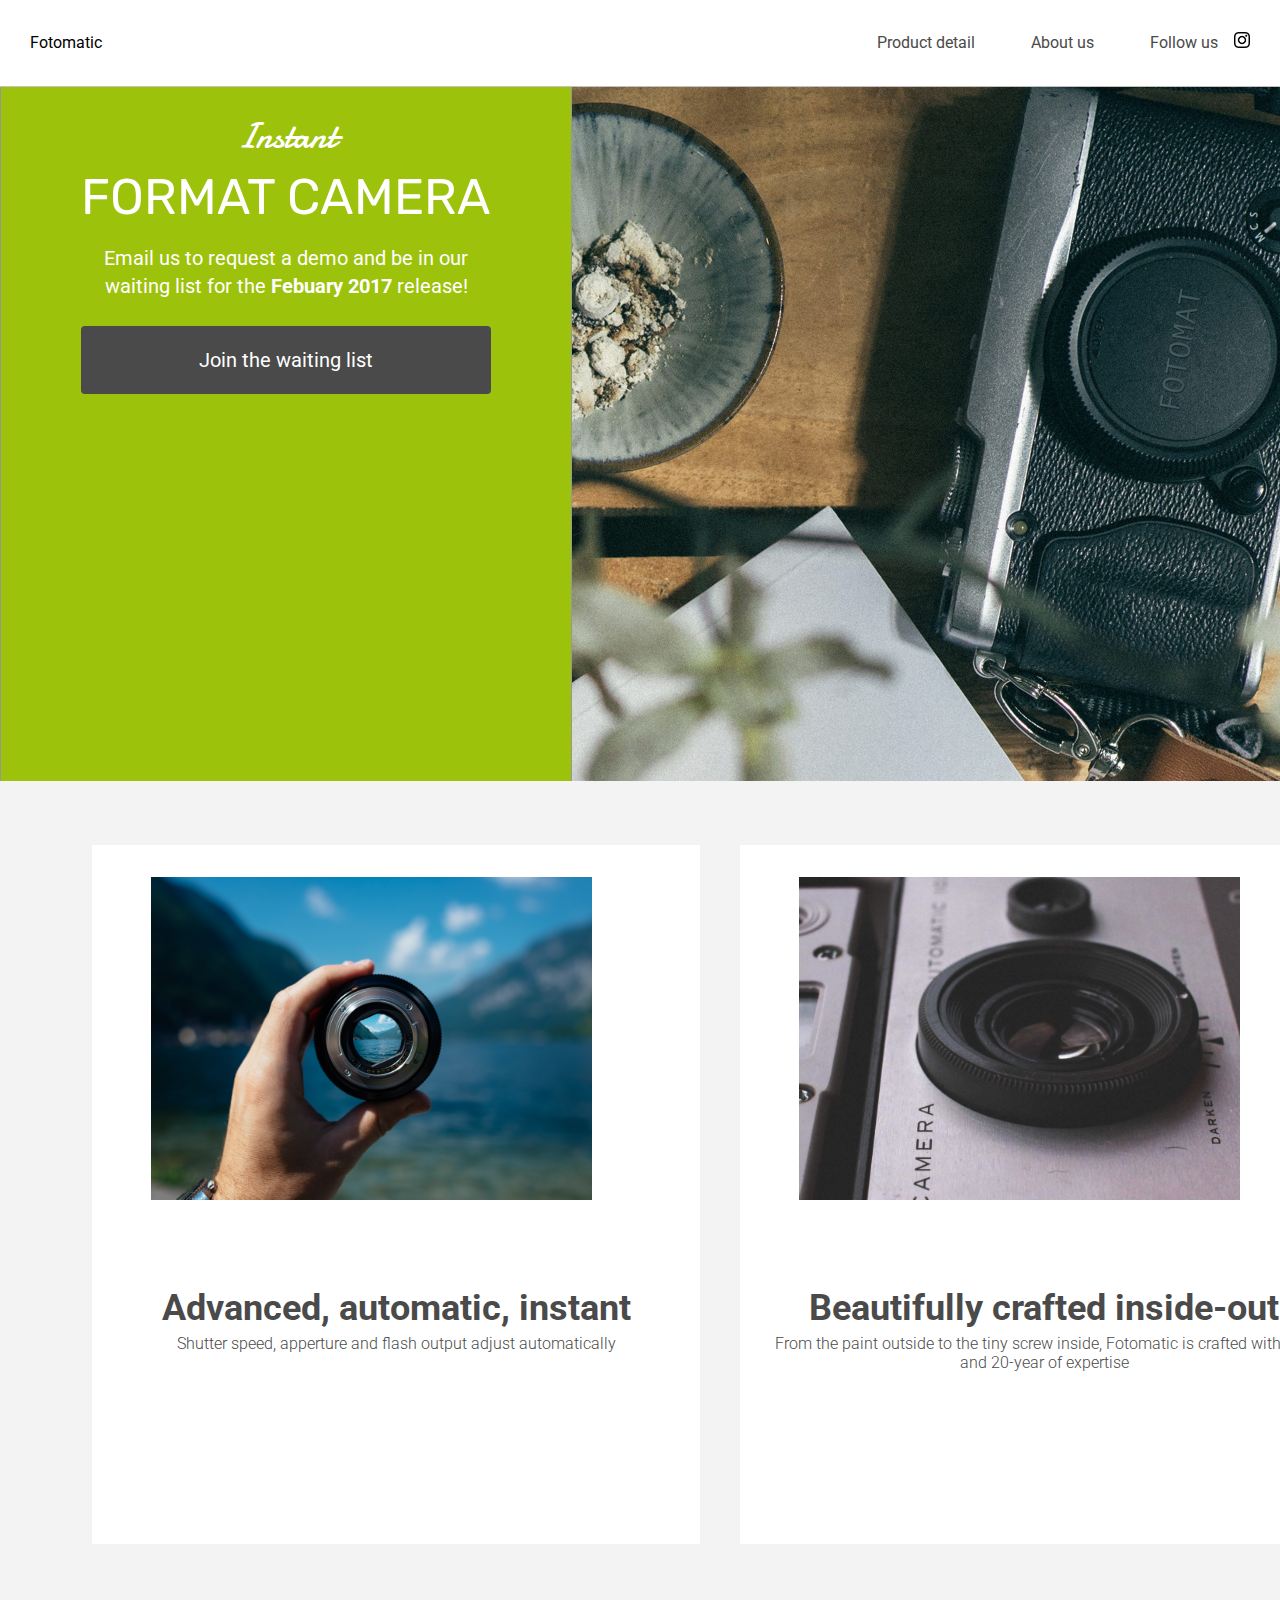
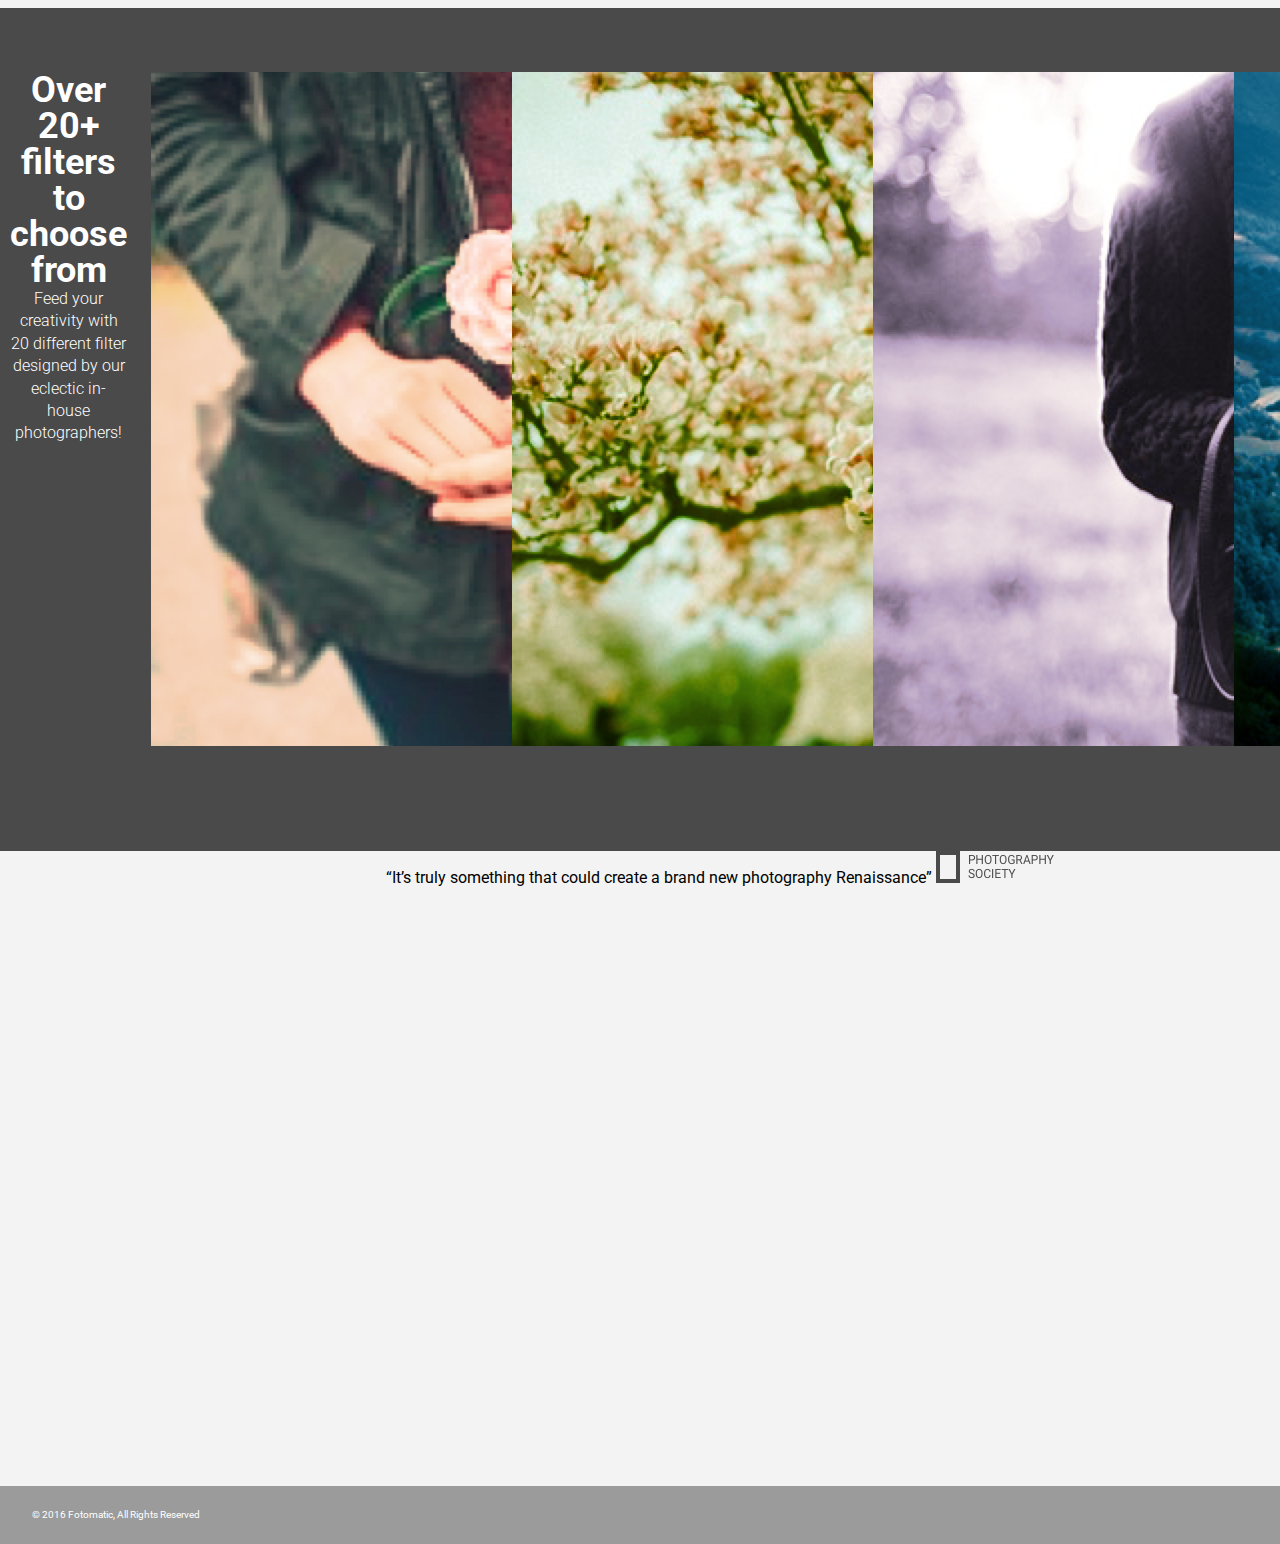
<file: Fotomatic/index.html>
<!DOCTYPE html>
<html>
<head>
  <link href="https://fonts.googleapis.com/css?family=Damion" rel="stylesheet">
  <link href="https://fonts.googleapis.com/css?family=Rubik" rel="stylesheet">
  <link href="https://fonts.googleapis.com/css?family=Roboto:300,400,600,700" rel="stylesheet">
  <link rel="stylesheet" href="./resources/css/reset.css">
  <link rel="stylesheet" href="./resources/css/style.css">
  <meta charset="UTF-8">
</head>
<body>
  <!-- Header -->
  <header>
    <div class="content">
      <a href="index.html" class="desktop logo">Fotomatic</a>
      <nav class="desktop">
        <ul>
          <li><a href="#">Product detail</a></li>
          <li><a href="#">About us</a></li>
          <li><a href="https://www.instagram.com/">Follow us <img class="icon" src="./resources/images/instagram.png"></a></li>
        </ul>
      </nav>
      <nav class="mobile">
        <ul>
          <li><a href="#"><img src="./resources/images/ic-logo.svg"></a></li>
          <li><a href="#"><img src="./resources/images/ic-product-detail.svg"></a></li>
          <li><a href="#"><img src="./resources/images/ic-about-us.svg"></a></li>
          <li><a href="#" class="button">Join us</a></li>
        </ul>
      </nav>
    </div>
  </header>

  <!-- Main Content -->
  <section class="main-content">

    <!-- Sign Up Section -->
    <div id="sign-up-section" class="banner">
      <div id="sign-up-cta">
        <div class="content center">
          <div class="header">
            <h2 class="cursive">Instant</h2>
            <h1 class="striking">FORMAT CAMERA</h1>
          </div>
          <div class="email">
            <span>
              Email us to request a demo and be in our waiting list for the <strong>Febuary 2017</strong> release!
            </span>
            <div class="button">Join the waiting list</div>
          </div>
        </div>
      </div>
    </div>

    <!-- Features Section -->
    <div id="features-section">
      <div class="feature">
        <div class="center">
          <div class="image-container">
            <img src="./resources/images/feature-1.png" />
          </div>
          <div class="content">
            <h2>Advanced, automatic, instant</h2>
            <h3>Shutter speed, apperture and flash output adjust automatically</h3>
          </div>
        </div>
      </div>
      <div class="feature">
        <div class="center">
          <div class="image-container">
            <img src="./resources/images/feature-2.png" />
          </div>
          <div class="content">
            <h2>Beautifully crafted inside-out</h2>
            <h3>From the paint outside to the tiny screw inside, Fotomatic is crafted with love and 20-year of expertise</h3>
          </div>
        </div>
      </div>
    </div>

    <!-- Filters Section -->
    <div id="filters-section">
      <div class="content center">
        <h2>Over 20+ filters to choose from</h2>
        <h3>Feed your creativity with 20 different filter designed by our eclectic in-house photographers!</h3>
      </div>

      <div class="images-container">
        <div class="image-container">
          <img src="./resources/images/filter-1.png" />
        </div>
        <div class="image-container">
          <img src="./resources/images/filter-2.png" />
        </div>
        <div class="image-container">
          <img src="./resources/images/filter-3.png" />
        </div>
        <div class="image-container extra">
          <img src="./resources/images/filter-4.png" />
        </div>
      </div>
    </div>

    <!-- Quotes Section -->
    <div id="quotes-section">
      <div class="content center">
        <span class="quote">“It’s truly something that could create a brand new photography Renaissance”</span>
        <img class="quote-citation" src="./resources/images/photography-logo.png" />
      </div>
    </div>

    <!-- Footer -->
    <footer>
      <div class="content">
        <span class="copyright">© 2016  Fotomatic, All Rights Reserved</span>
        <span class="location">Designed in NYC</span>
      </div>
    </footer>

  </section>
</body>
</html>
</file>
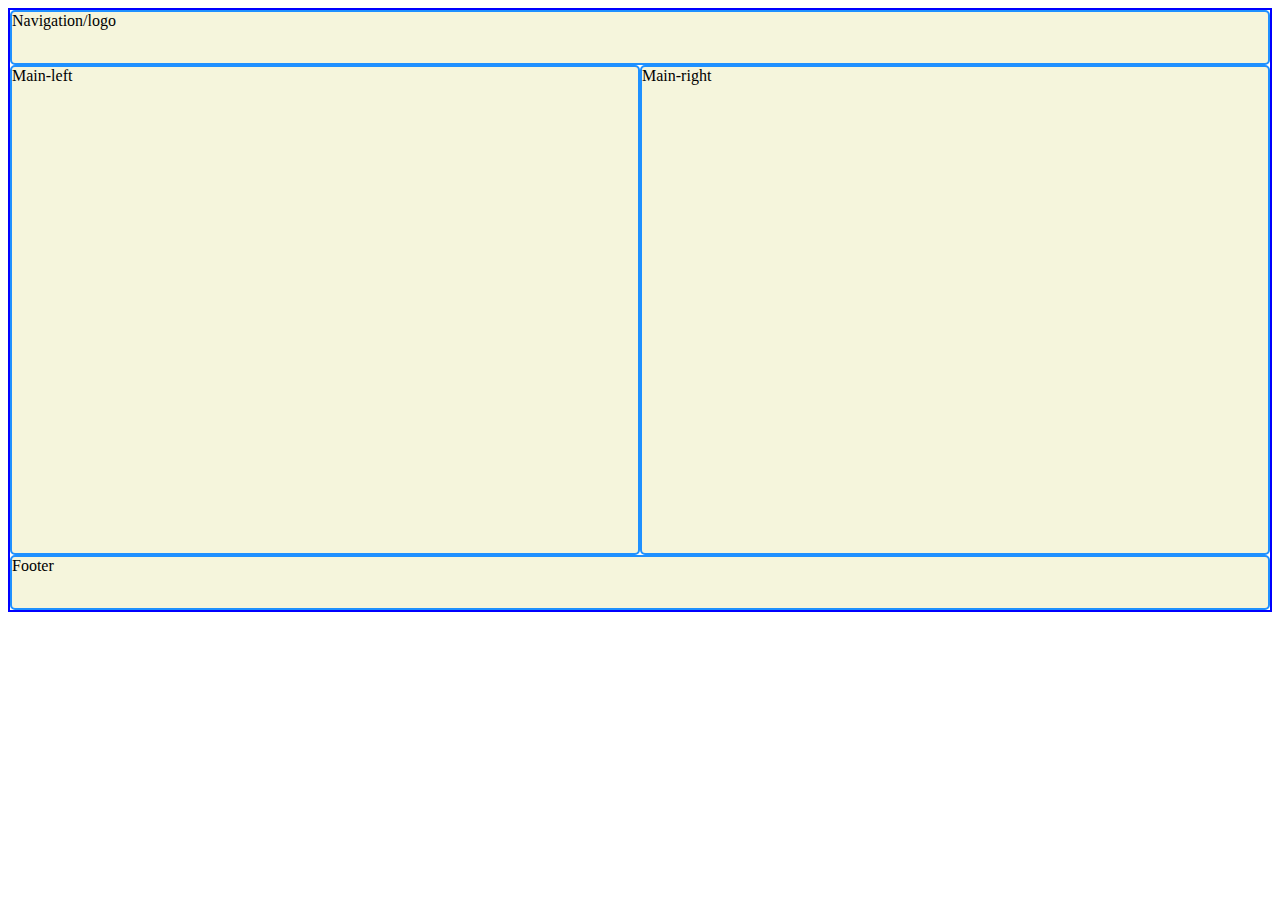
<file: grid/index.html>
<!DOCTYPE html>
<html>

<head>
    <link rel='stylesheet' href='./style.css'>
</head>

<body>
    <div id="container">
        <div class="box nav">Navigation/logo</div>
        <div class="box main-left">Main-left</div>
        <div class="box main-right">Main-right</div>
        <div class="box footer">Footer</div>
    </div>
</body>

</html>
</file>
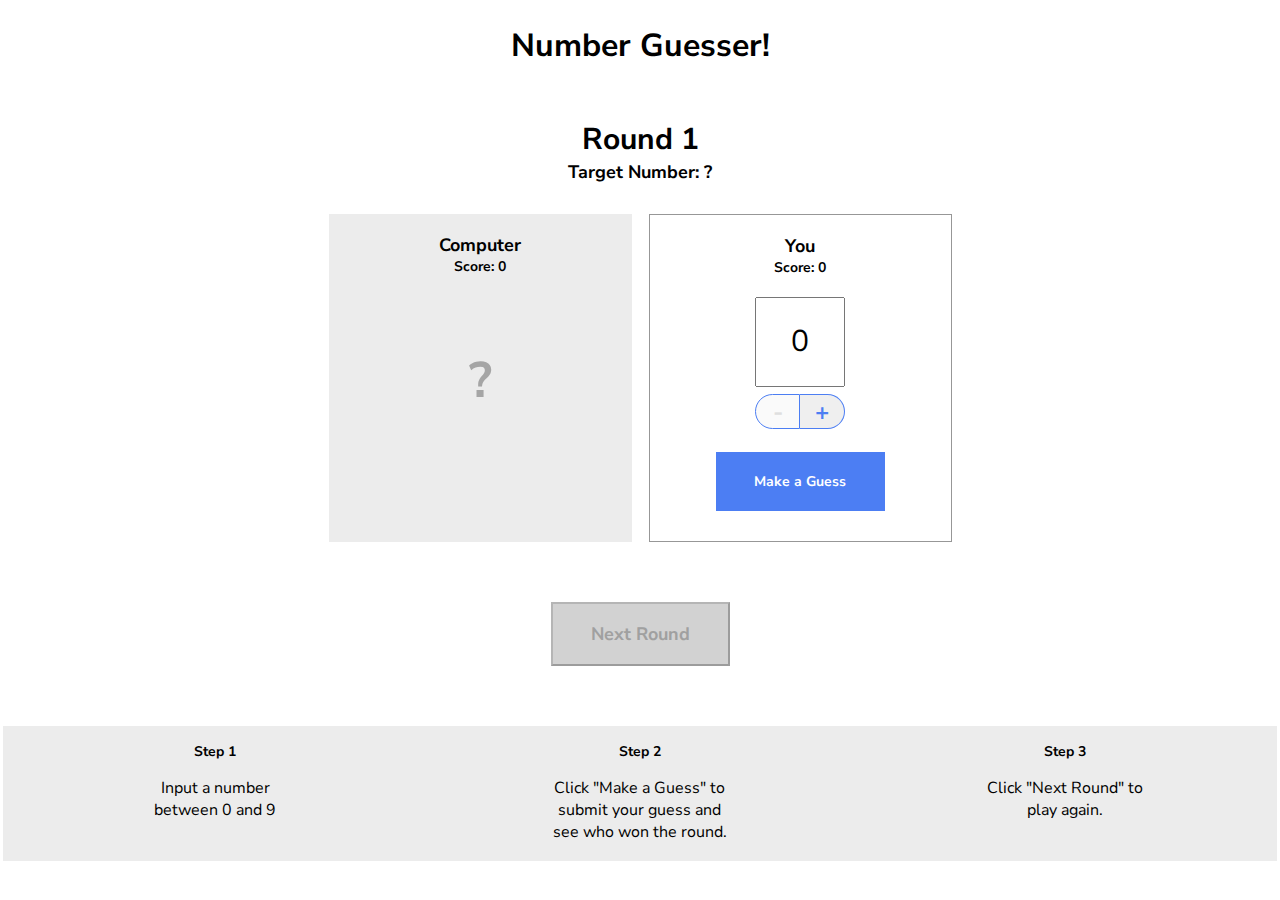
<file: number_guesser_game/index.html>
<!doctype html>

<html>
  <head>
    <title>Number Guesser</title>
    <link href="https://fonts.googleapis.com/css?family=Nunito+Sans:400,700" rel="stylesheet">
    <link rel="stylesheet" href="./style.css">
  </head>
  <body>
    <div class="game-container">
      <header>
        <h1>Number Guesser!</h1>
      </header>
      
      <div class="rounds">
        <p class="round-label">Round <span id="round-number">1</span></p>
        <p class="guess-label">Target Number: <span id="target-number">?</span></p>
      </div>

      <div class="guessing-area">
        <div class="guess computer-guess">
          <div class="guess-title">
            <p class="guess-label">Computer</p>
            <p class="score-label">Score: <span id="computer-score">0</span></p>
          </div>
          <p id="computer-guess">?</p>
          <p class="winning-text" id="computer-wins"></p>
        </div>
        <div class="guess human-guess">
          <div class="guess-title">
            <p class="guess-label">You</p>
            <p class="score-label">Score: <span id="human-score">0</span></p>
          </div>
          <input type="number" id="human-guess" min=0 max=9 value=0>
          <div class="number-controls">
            <button class="number-control left" id="subtract" disabled>-</button>
            <button class="number-control right" id="add">+</button>
          </div>
          <button class="button" id="guess">Make a Guess</button>
        </div>
      </div>

      <div class="next-round-container">
        <button class="button" id="next-round" disabled>Next Round</button>
      </div>

    </div>
    
    <div class="instructions">
      <div class="instruction">
        <h3>Step 1</h3>
        <p>Input a number between 0 and 9</p>
      </div>
      <div class="instruction">
        <h3>Step 2</h3>
        <p>Click "Make a Guess" to submit your guess and see who won the round.</p>
      </div>
      <div class="instruction">
        <h3>Step 3</h3>
        <p>Click "Next Round" to play again.</p>
      </div>
    </div>

    <script src="./script.js"></script>
    <script src="./game.js"></script>
  </body>
</html>
</file>
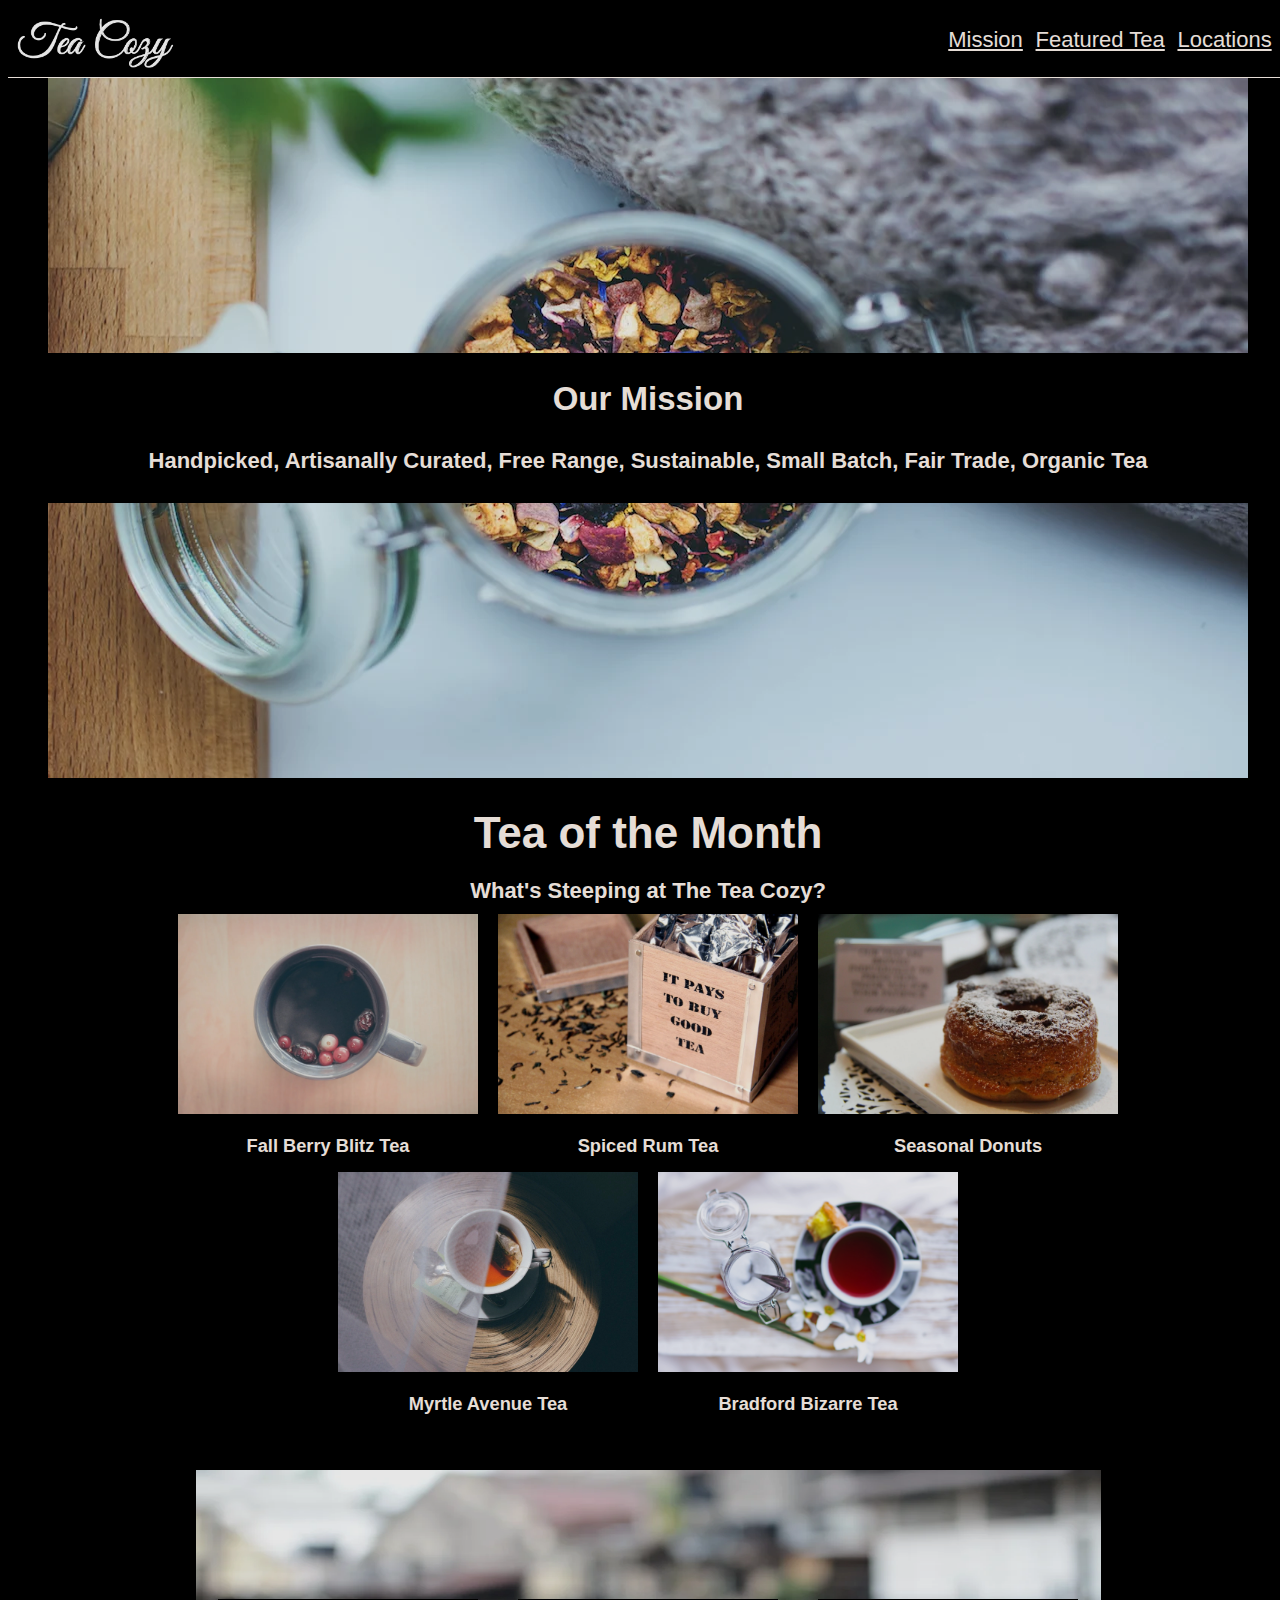
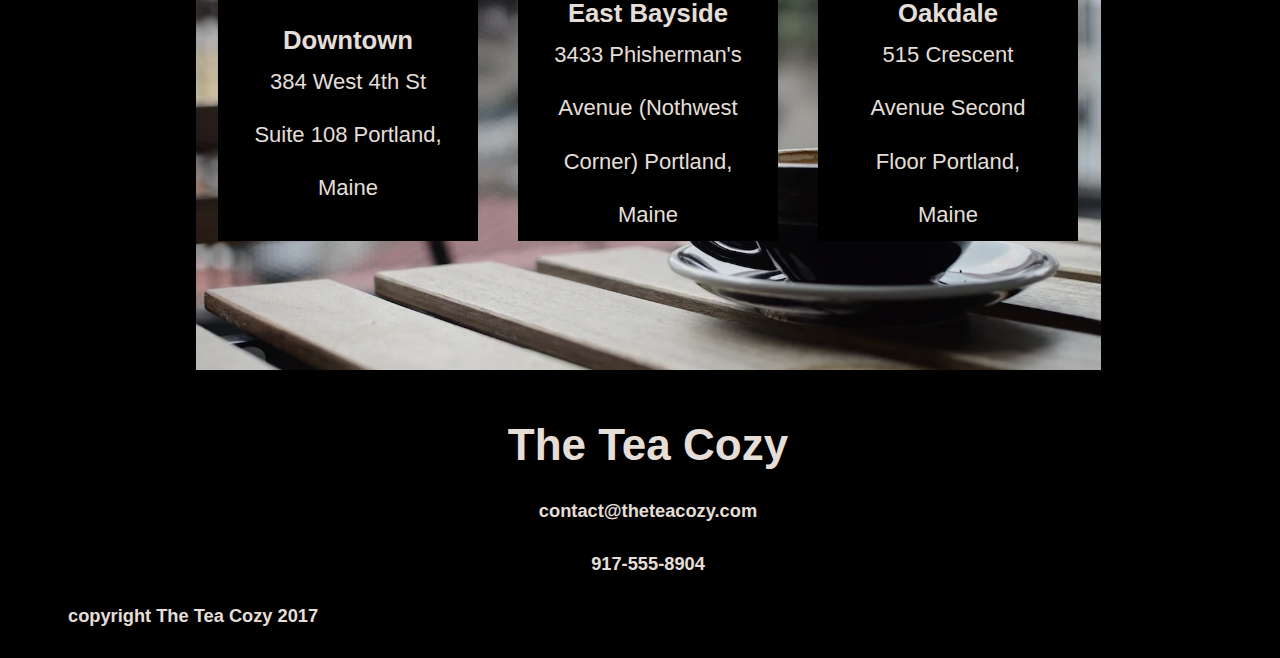
<file: TeaCozy/index.html>
<!DOCTYPE html>
<html>

<head>
    <link rel="stylesheet" href="./styles.css" type="text/css">
    <title>Tea Cozy</title>

</head>

<body>
    <header>
        <section id="logo">
            <img src="img/img-tea-cozy-logo.webp" alt="Tea Cozy logo">
        </section>
        <nav>
            <a href="#locations">
                <h1>Locations</h1>
            </a>
            <a href="#tea-of-the-month">
                <h1>Featured Tea</h1>
            </a>
            <a href="#mission-background">
                <h1>Mission</h1>
            </a>


        </nav>
    </header>

    <section id="mission-background">

        <img src="./img/img-mission-background.webp" alt="A jar full of herbal tea">
        <div id="mission-background-text">
            <h2>Our Mission</h2>
            <h4>Handpicked, Artisanally Curated, Free Range, Sustainable, Small Batch, Fair Trade, Organic Tea</h4>
        </div>

    </section>



    <section id="tea-of-the-month">
        <section id="tea-of-the-month-title">
            <h1>Tea of the Month</h1>
            <h4>What's Steeping at The Tea Cozy?</h4>
        </section>

        <section id="tea-of-the-month-slideshow">
            <section class="slide">
                <img src="./img/img-berryblitz.webp " alt="Fall Berry Blitz Tea ">
                <h5>Fall Berry Blitz Tea</h5>
            </section>

            <section class="slide">
                <img src="./img/img-spiced-rum.webp " alt="Spiced Rum Tea ">
                <h5>Spiced Rum Tea</h5>
            </section>

            <section class="slide">
                <img src="./img/img-donut.webp " alt="Seasonal Donut ">
                <h5>Seasonal Donuts</h5>
            </section>

            <section class="slide">
                <img src="./img/img-myrtle-ave.webp " alt="Myrtle Avenue Tea ">
                <h5>Myrtle Avenue Tea</h5>
            </section>

            <section class="slide">
                <img src="./img/img-bedford-bizarre.webp " alt="Bradford Bizarre Tea ">
                <h5>Bradford Bizarre Tea</h5>
            </section>
        </section>
    </section>

    <section id="locations">

        <img src="img/img-locations-background.webp" alt="A cup of coffee">

        <section id="all-loc">

            <section class="location">
                <h3>Downtown</h3>
                <p>384 West 4th St Suite 108 Portland, Maine</p>
            </section>

            <section class="location">
                <h3>East Bayside</h3>
                <p>3433 Phisherman's Avenue (Nothwest Corner) Portland, Maine</p>
            </section>

            <section class="location">
                <h3>Oakdale</h3>
                <p>515 Crescent Avenue Second Floor Portland, Maine</p>
            </section>

        </section>
    </section>

    <footer>
        <h1 class="footer-middle ">The Tea Cozy</h1>
        <h5 class="footer-middle ">contact@theteacozy.com</h5>
        <h5 class="footer-middle ">917-555-8904</h5>
        <h5 class="footer-left ">copyright The Tea Cozy 2017</h5>

    </footer>

</body>

</html>
</file>
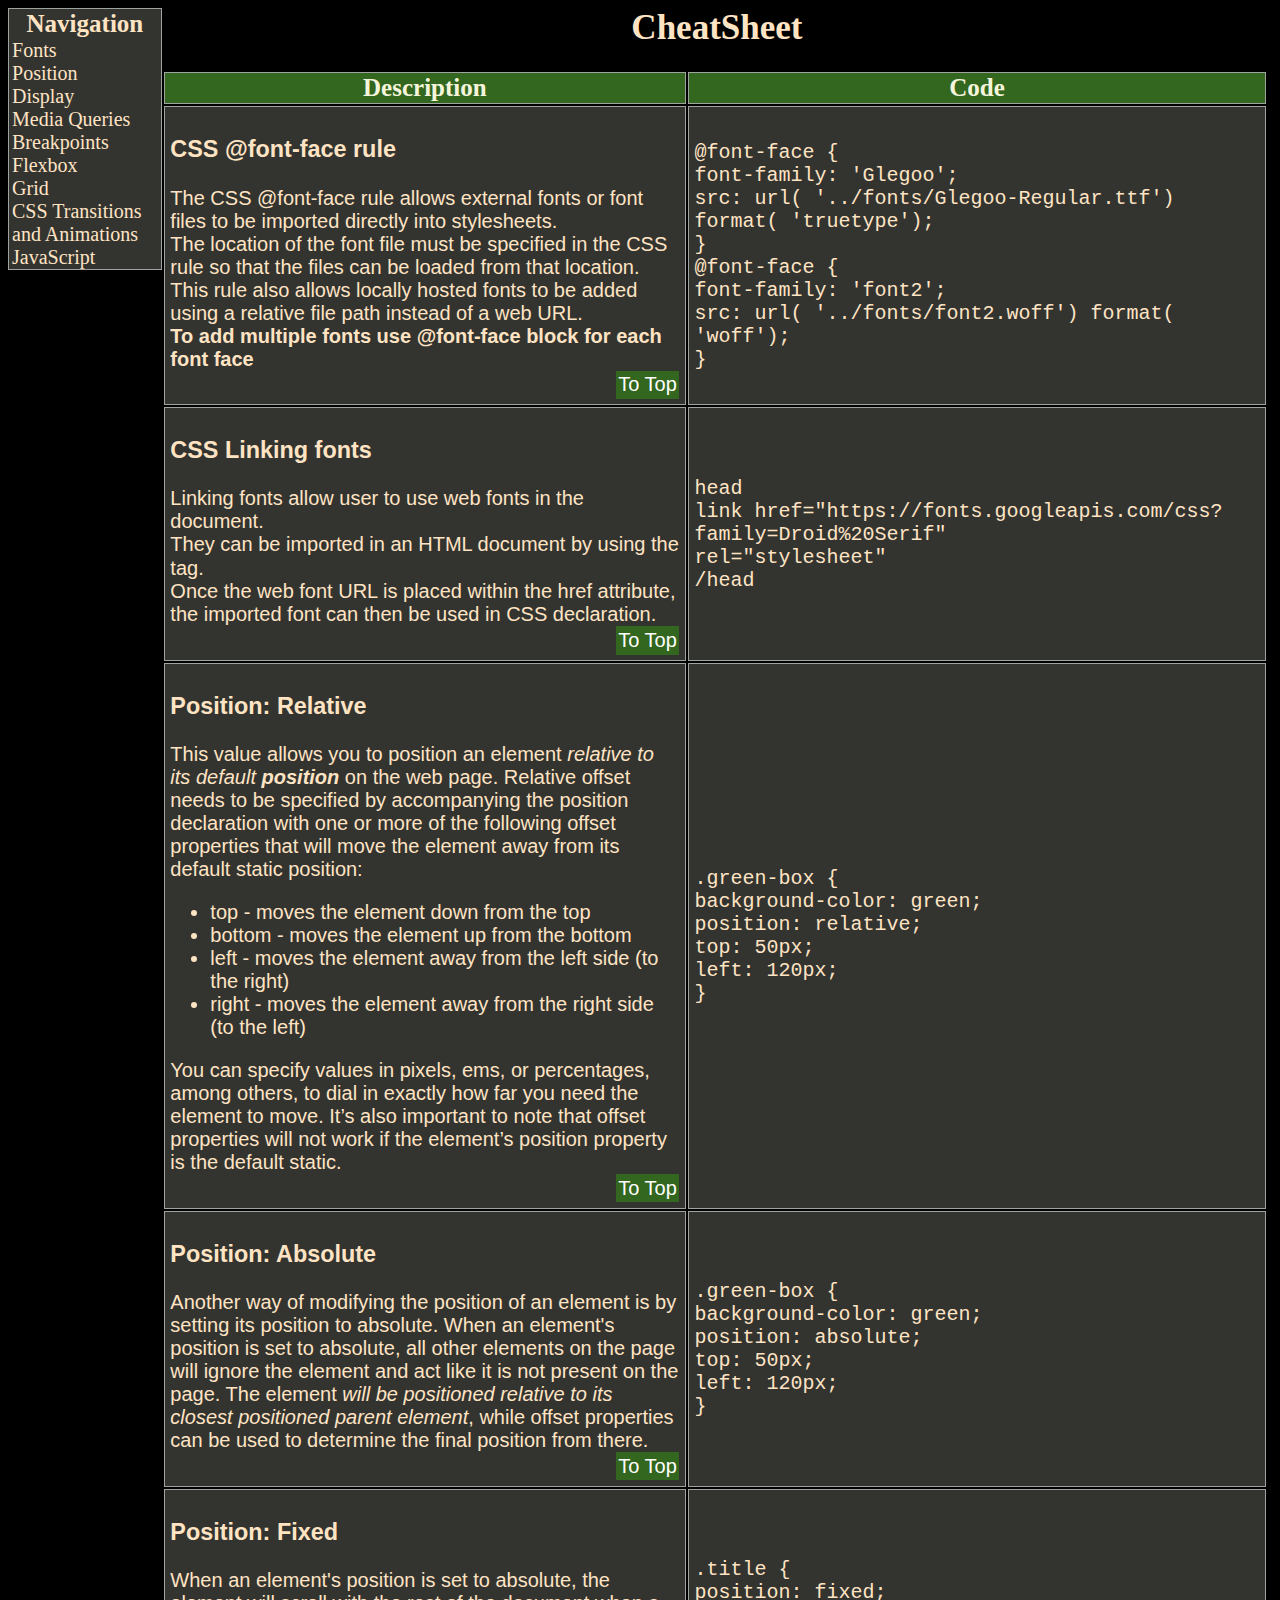
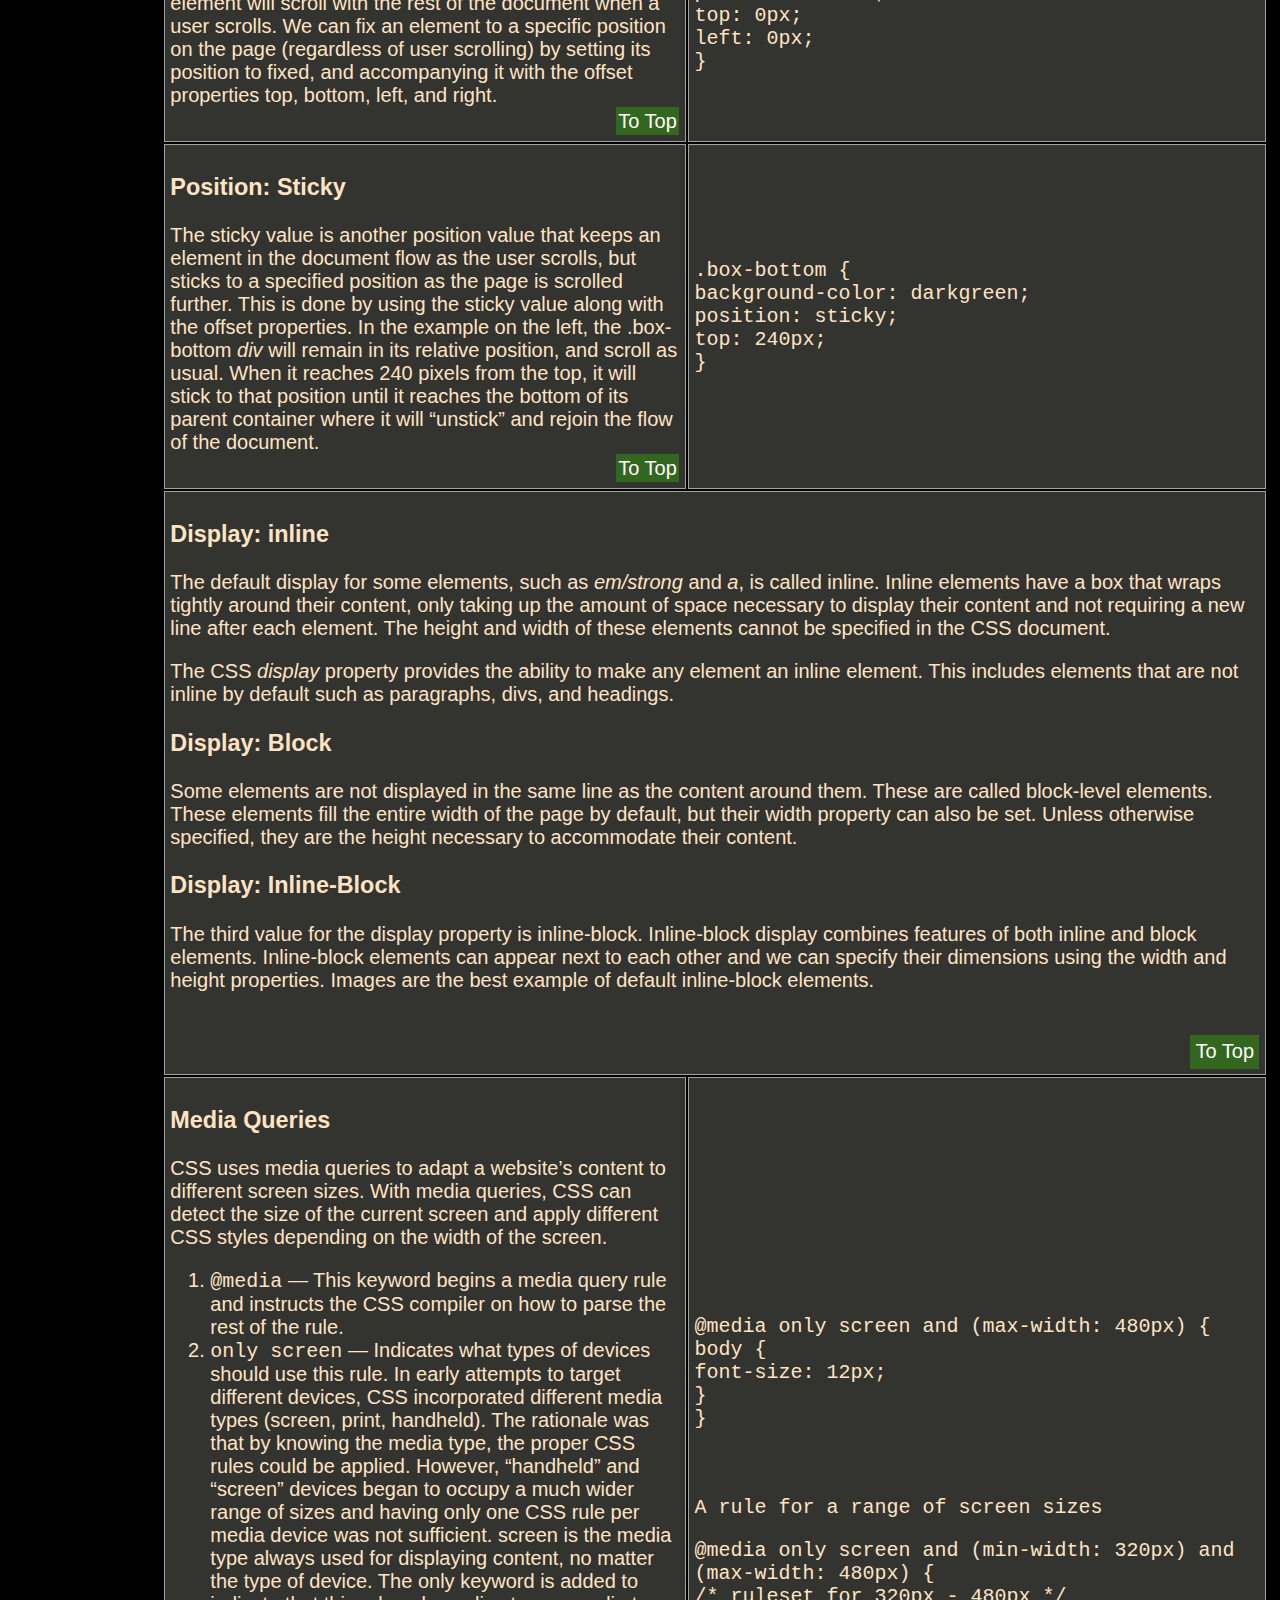
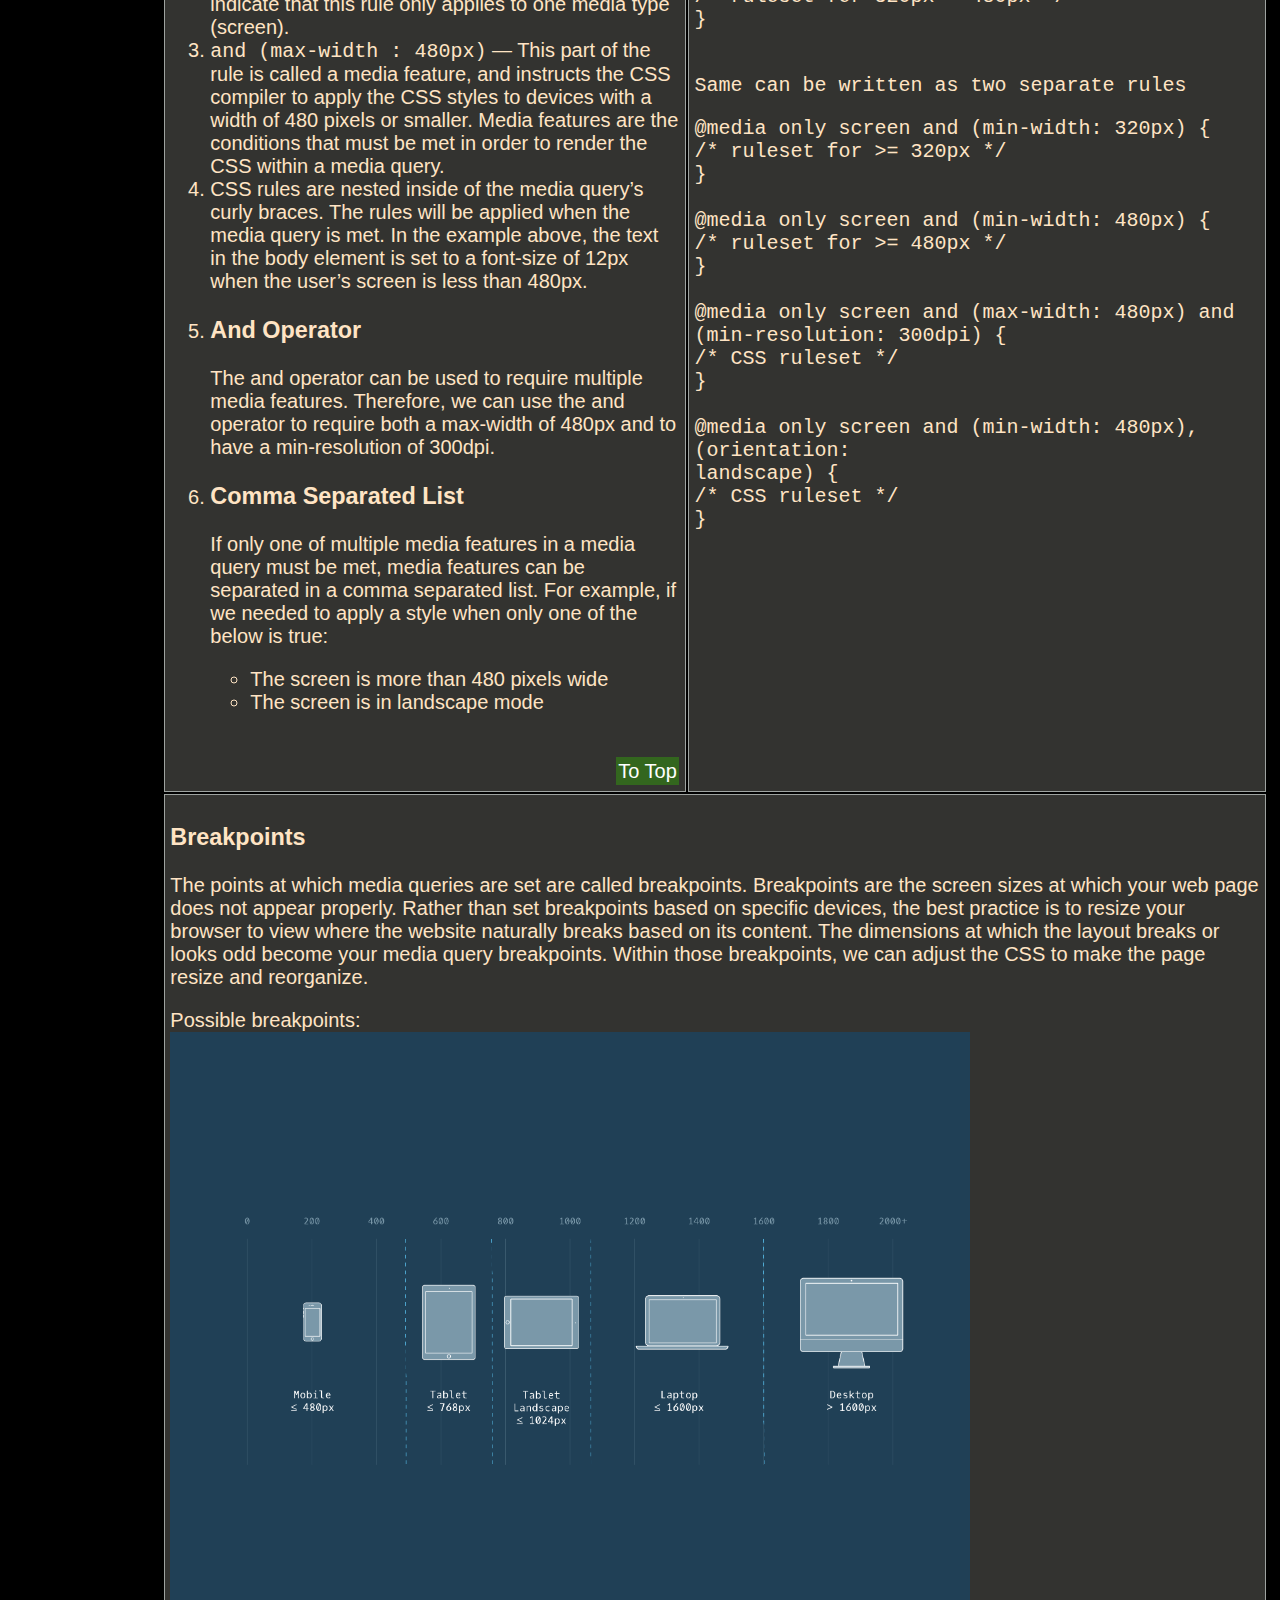
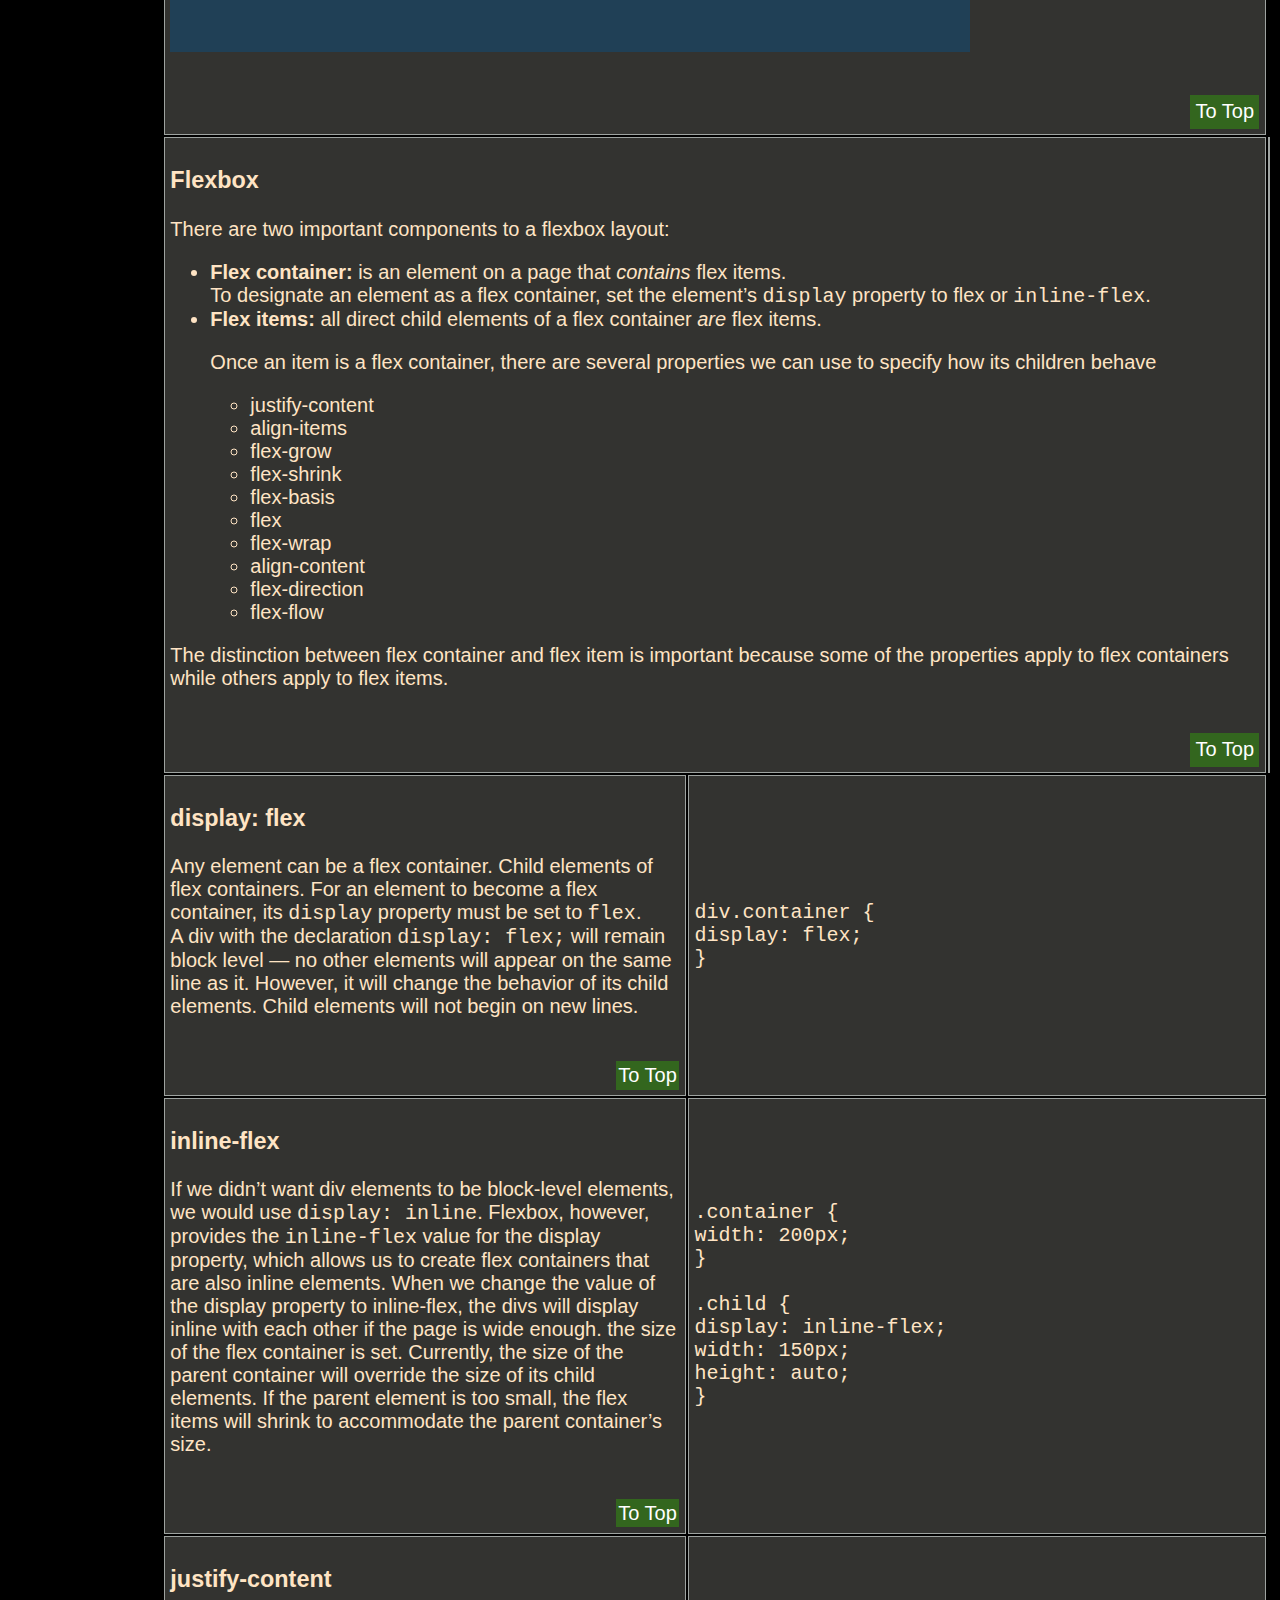
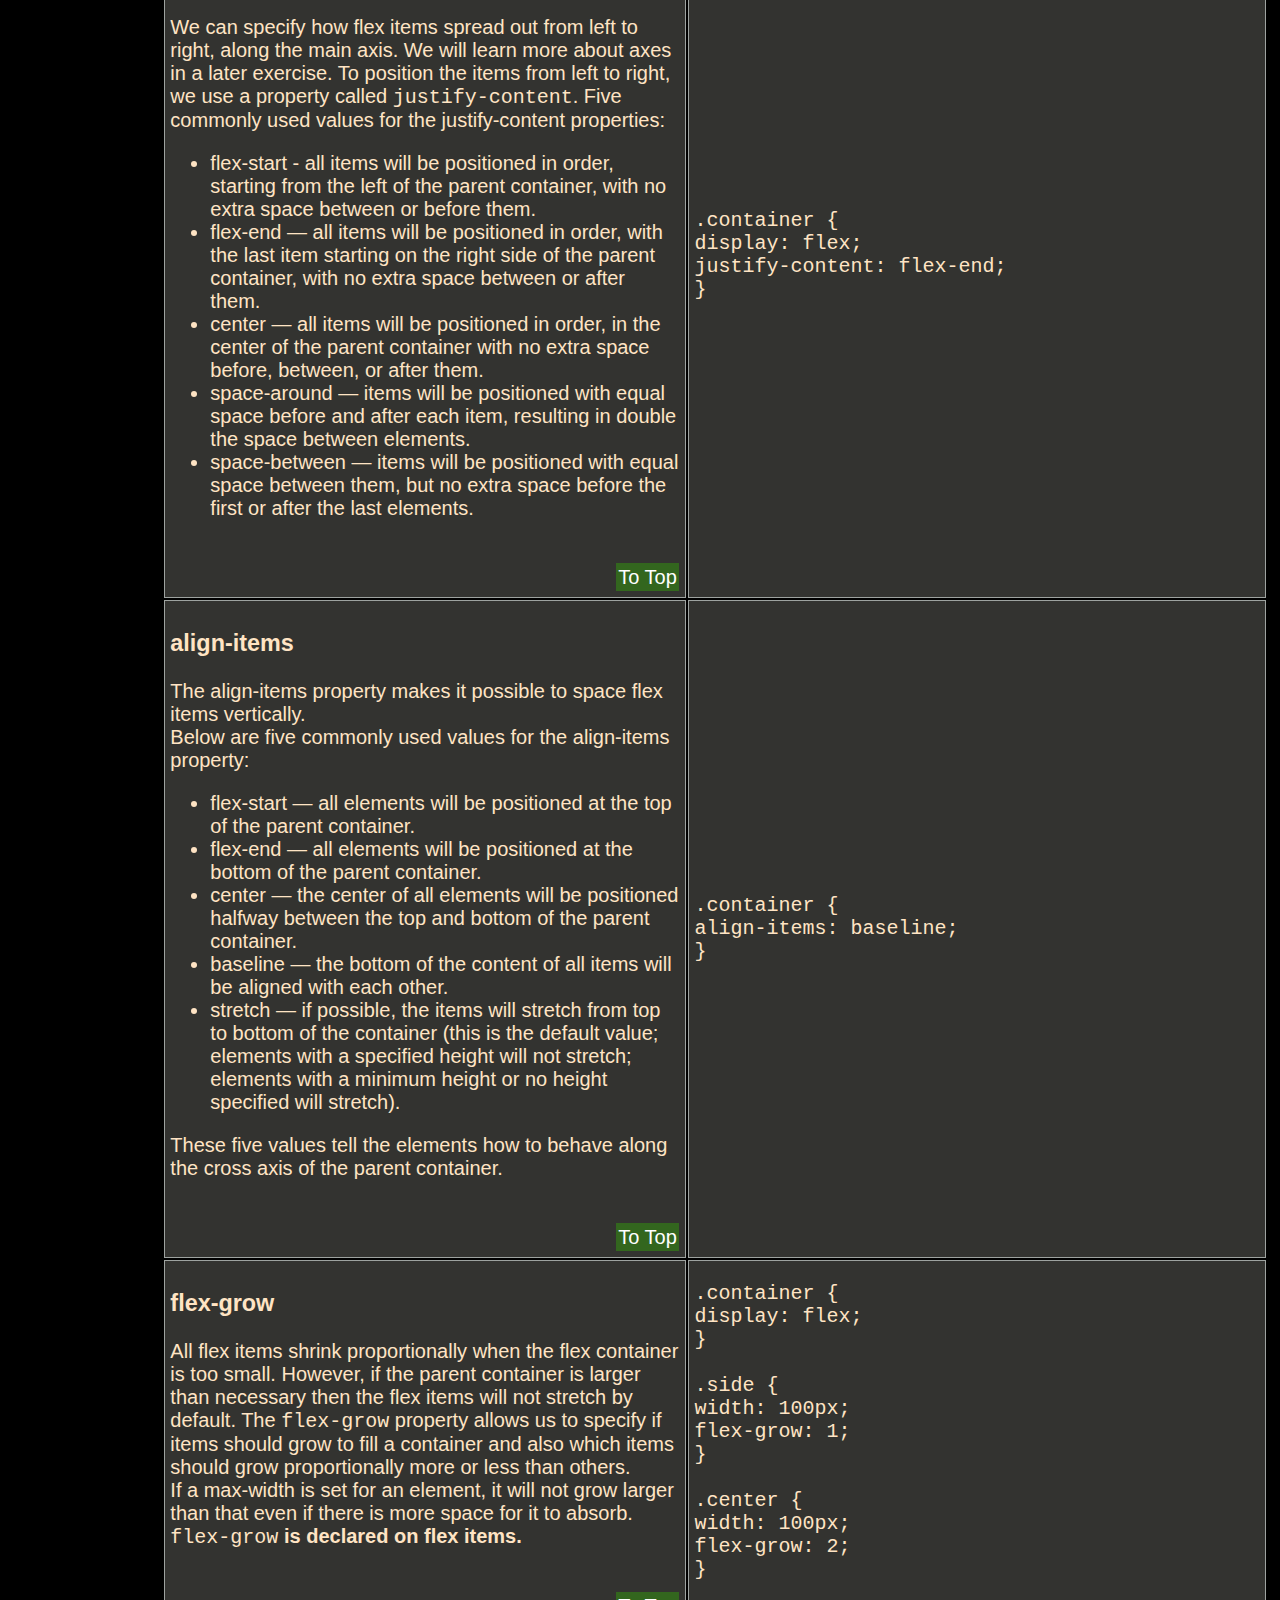
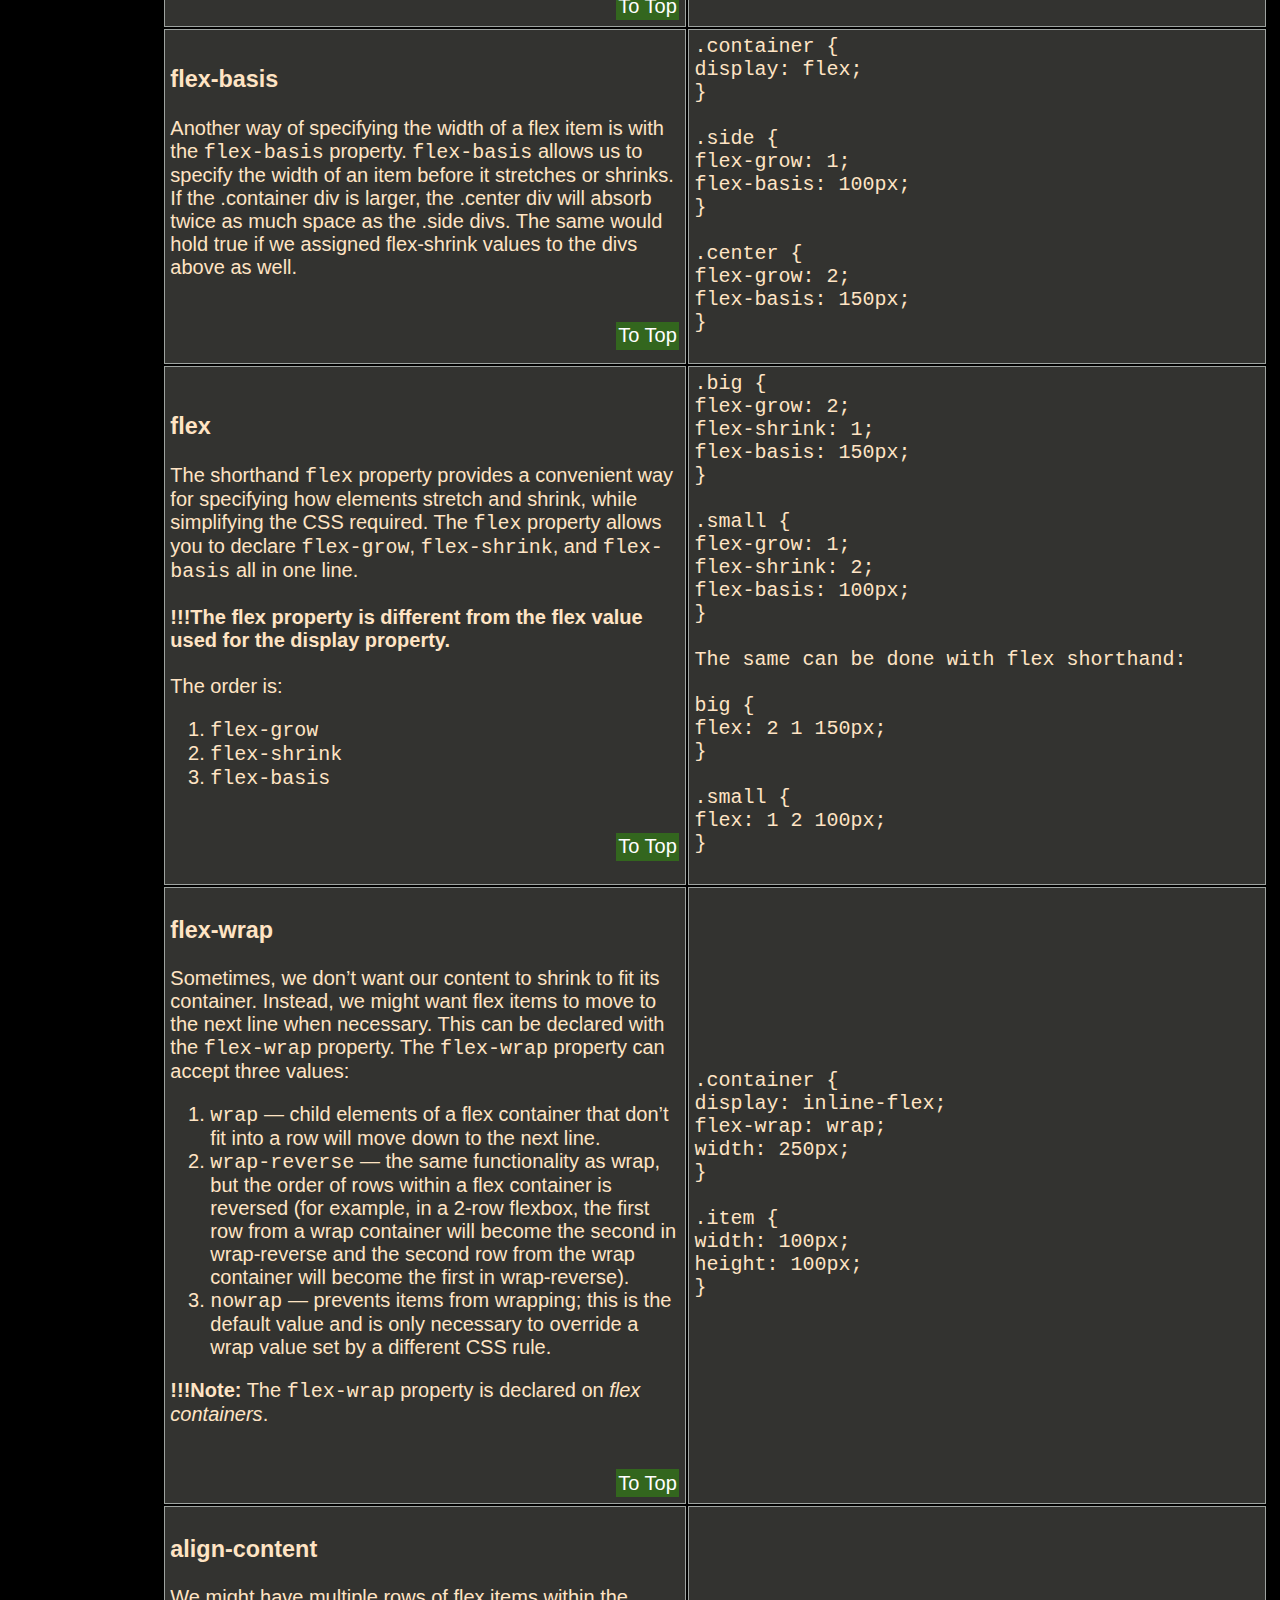
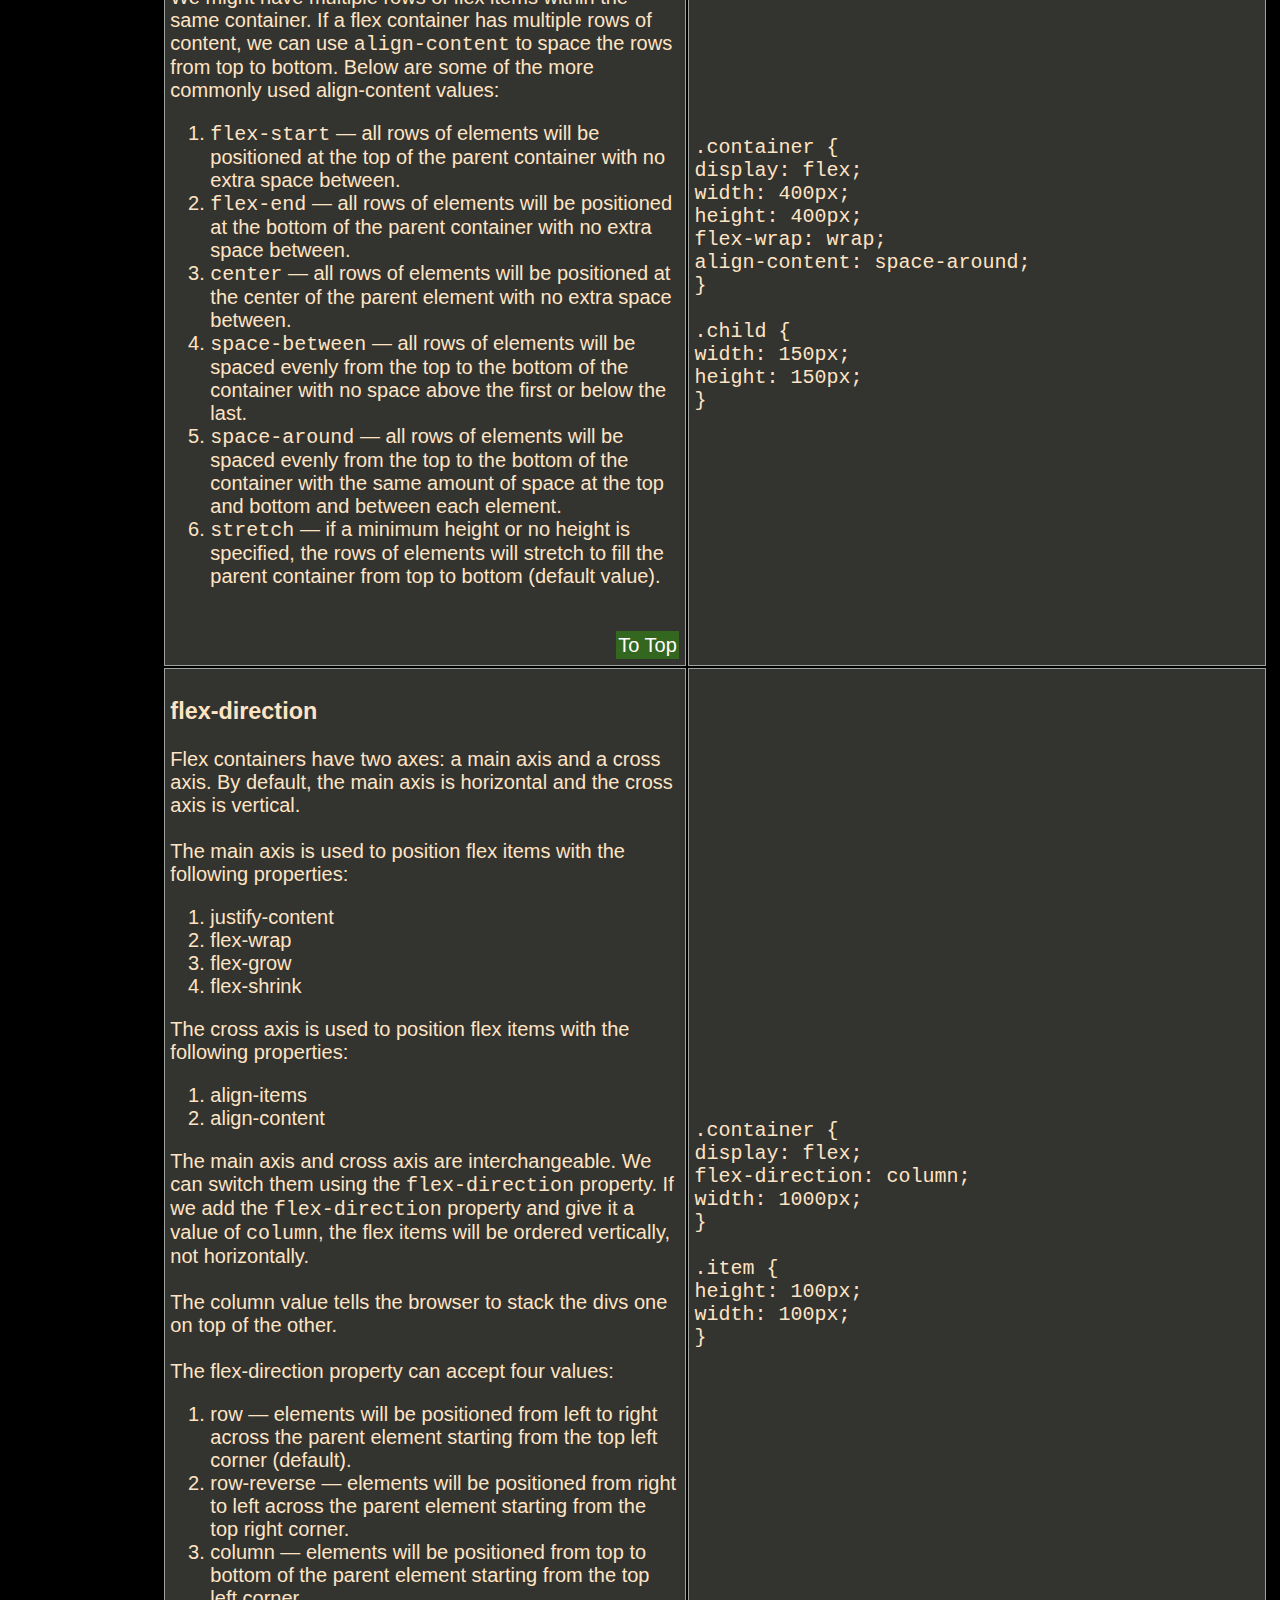
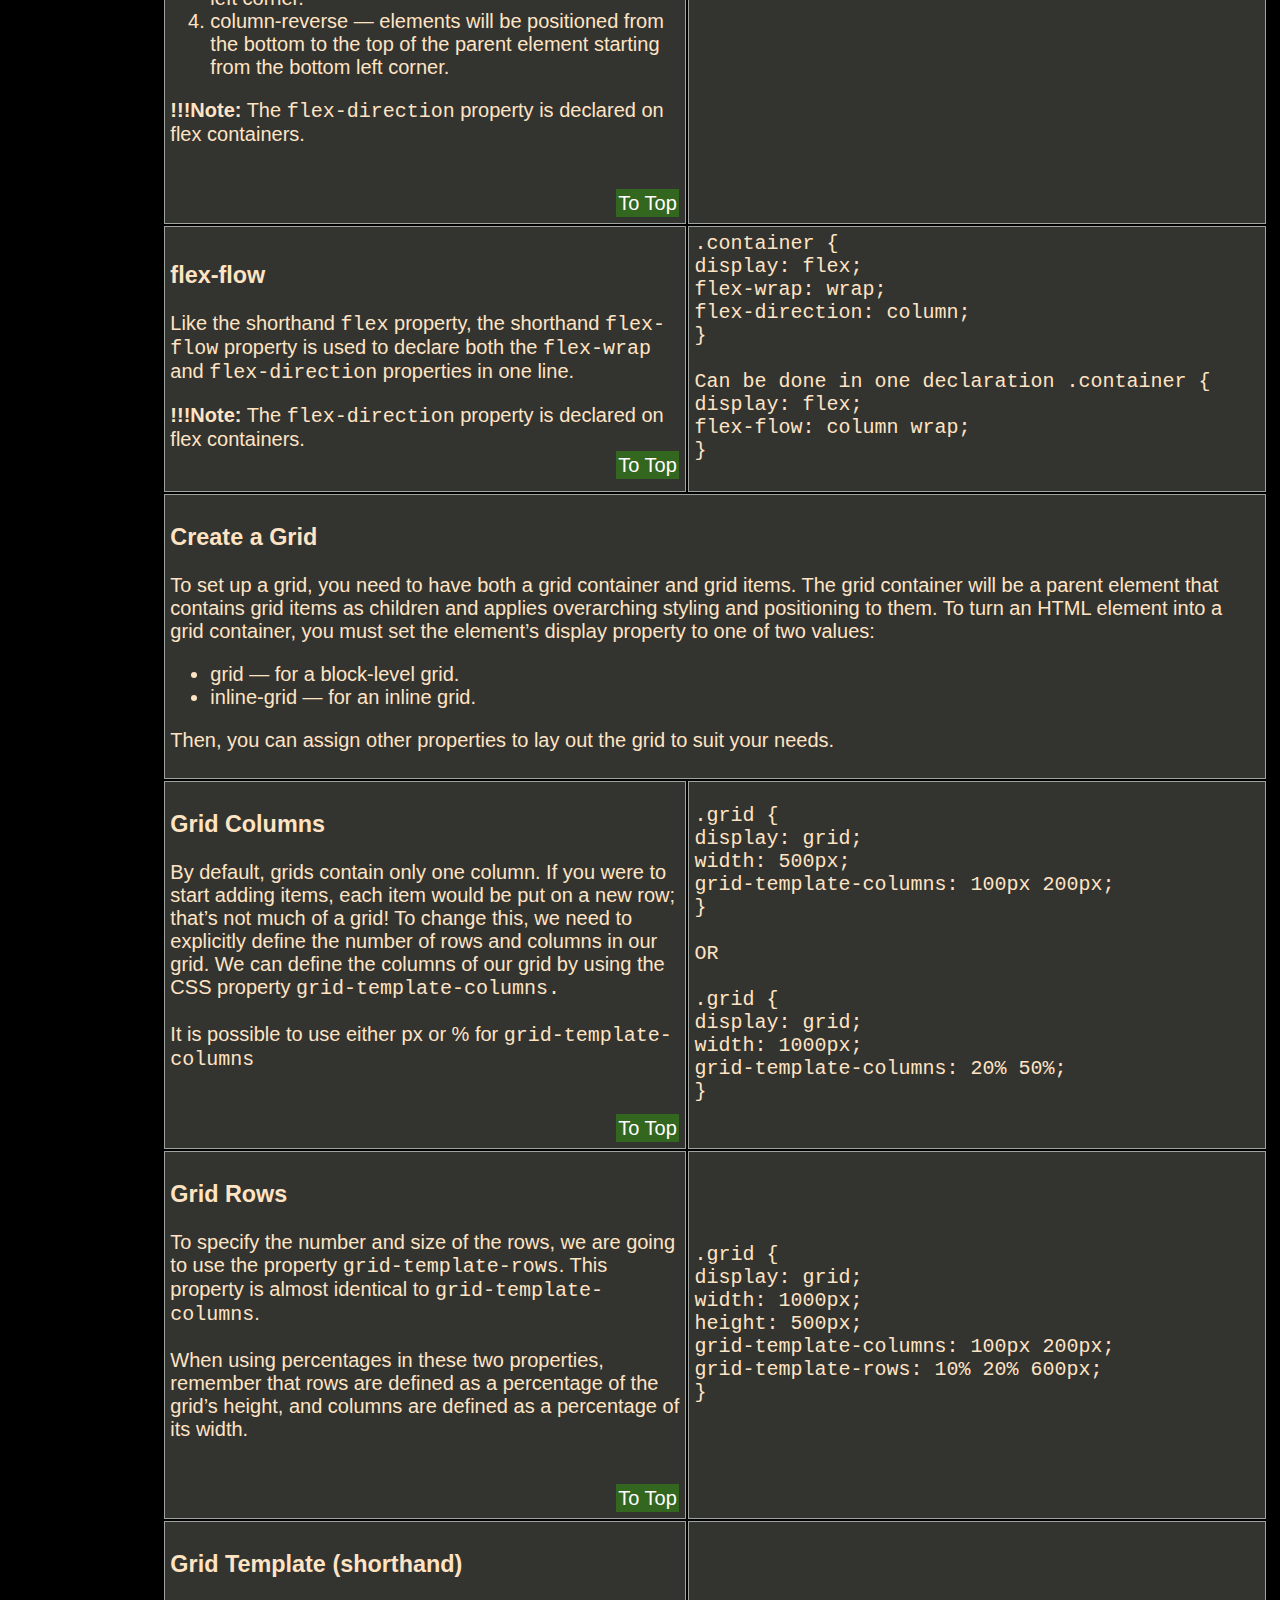
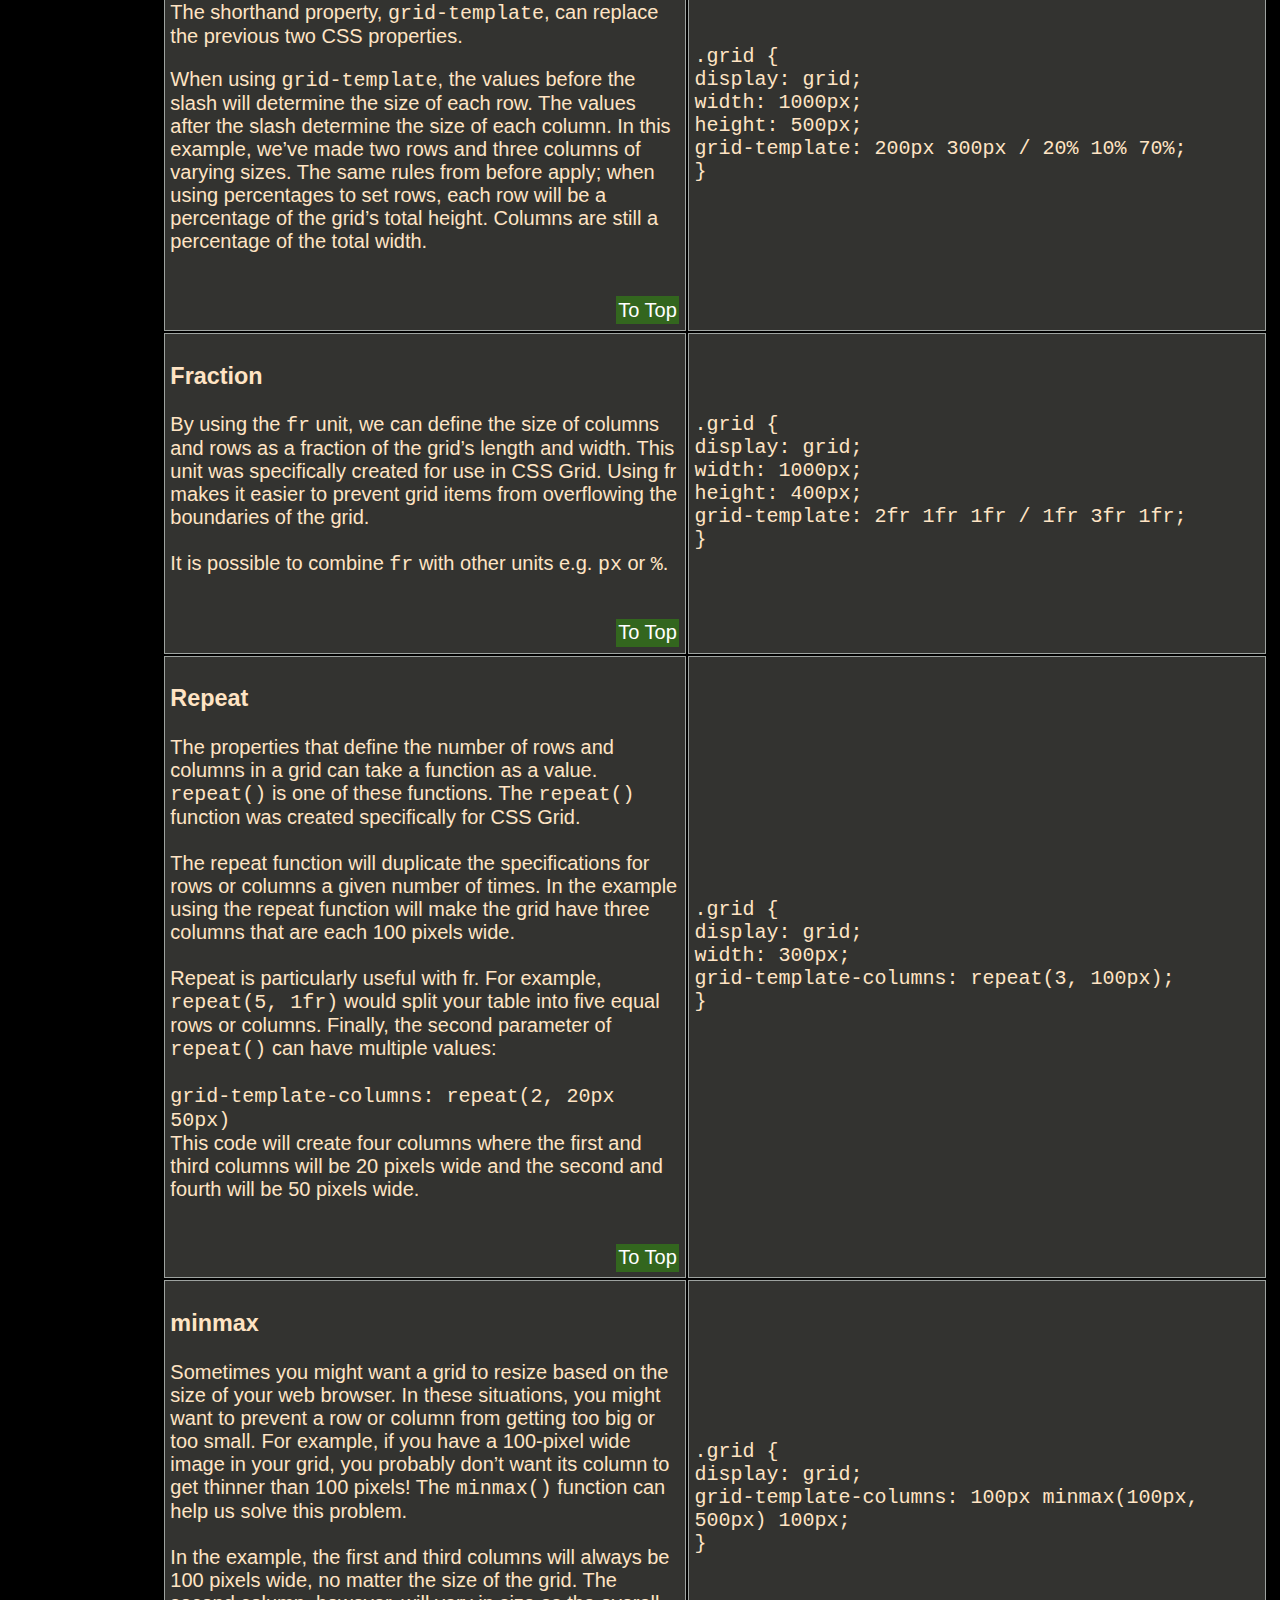
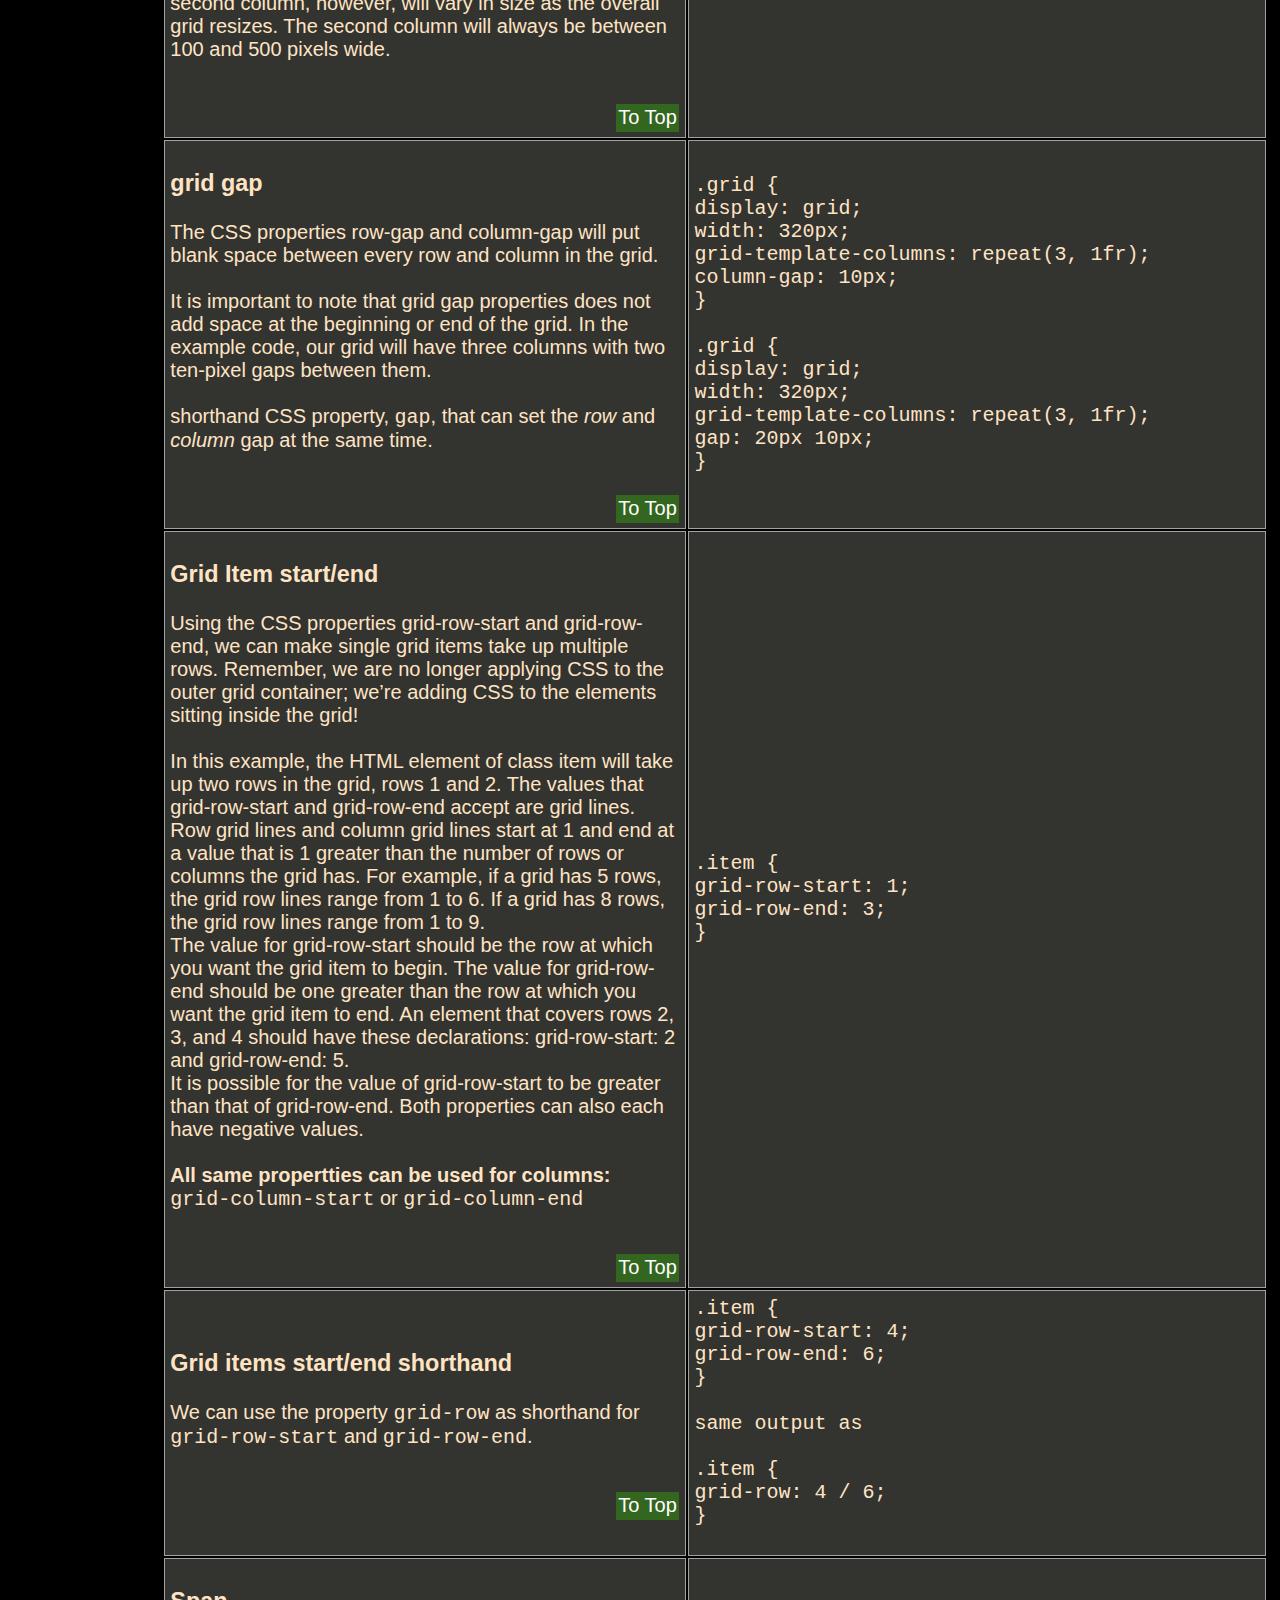
<file: CheatSheet/cheatsheet.html>
<!DOCTYPE html>
<html>

<head>
    <title>CodeCademy CheatSheet with tables</title>
    <link href="./styles.css" rel="stylesheet">
    <meta name="viewport" content="width=device-width, initial-scale=1">
</head>

<body>
    <!-- Navigation -->
    <nav class="sidenav">
        <h3>Navigation</h3>
        <ul>
            Fonts
            <li><a href="#font-face">CSS @font-face rule</a></li>
            <li><a href="#external-fonts">CSS Linking fonts</a></li>
        </ul>
        <ul>
            Position
            <li><a href="#position-relative">Relative position</a></li>
            <li><a href="#position-absolute">Absolute position</a></li>
            <li><a href="#postion-fixed">Fixed position</a></li>
            <li><a href="#position-sticky">Sticky position</a></li>
        </ul>
        <ul>
            Display
            <li><a href="#display-nline">Display Inline</a></li>
            <li><a href="#display-block">Display Block</a></li>
            <li><a href="#display-inline-block">Display Inline Block</a></li>
        </ul>
        <ul>
            Media Queries
            <li><a href="#media-queries">Media Queries</a></li>
        </ul>
        <ul>
            Breakpoints
            <li><a href="#breakpoints">Breakpoints</a></li>
        </ul>
        <ul>
            Flexbox
            <li><a href="#flexbox">Flexbox</a></li>
            <li><a href="#display-flex">display Flex</a></li>
            <li><a href="#inline-flex">Inline Flex</a></li>
            <li><a href="#justify-content">Justify content</a></li>
            <li><a href="#align-items">Align Items</a></li>
            <li><a href="#flex-grox">flex-grow</a></li>
            <li><a href="#flex-basis">flex-basis</a></li>
            <li><a href="#flex">Shorthand property "flex"</a></li>
            <li><a href="flex-wrap">flex-wrap</a></li>
            <li><a href="#align-content">Align content</a></li>
            <li><a href="#flex-direction">flex direction</a></li>
            <li><a href="#flex-flow">Flex flow</a></li>
        </ul>

        <ul>
            Grid
            <li><a href="#create-grid">Create grid</a></li>
            <li><a href="#grid-columns">Grid Columns</a></li>
            <li><a href="#grid-rows">Grid Rows</a></li>
            <li><a href="#grid-template-shorthand">Grid Template shorthand</a></li>
            <li><a href="#fraction">fraction</a></li>
            <li><a href="#repeat">repeat</a></li>
            <li><a href="#minmax">minmax</a></li>
            <li><a href="#grid-gap">grid-gap</a></li>
            <li><a href="#grid-item-start-end">Grid item start/end</a></li>
            <li><a href="#grid-items-start-end-shorthand">Grid items start/end shorthand</a></li>
            <li><a href="#column-row-span">SPAN</a></li>
            <li><a href="#grid-area">grid area</a></li>
            <li><a href="#grid-template-areas">Grid template areas</a></li>
            <li><a href="#grid-justify-items">Justify items</a></li>
            <li><a href="#grid-justify-content">justify content</a></li>
            <li><a href="#grid-align-items">align items</a></li>
            <li><a href="#grid-align-content">align content</a></li>
            <li><a href="#grid-justify-self-align-self">Grid Justify Self and Align Self</a></li>
            <li><a href="#grid-explicit-vs-implicit">Implicit vs. Explicit CSS Grid</a></li>
            <li><a href="#grid-auto-rows-columns">Grid Auto Rows and Grid Auto Columns</a></li>
            <li><a href="#grid-auto-flow">Grid auto flow</a></li>
        </ul>
        <ul>
            CSS Transitions and Animations
            <li><a href="#css-transitions">CSS Transitions</a></li>
            <li><a href="#css-transition-duration">CSS Transition duration</a></li>
            <li><a href="#css-transition-timing-function">CSS Transition Function</a></li>
            <li><a href="#css-transition-delay">CSS Transition Delay</a></li>
            <li><a href="#css-transition-shorthand">CSS Transition shorthand</a></li>
            <li><a href="#css-transition-combinations">CSS Transition combinations</a></li>
            <li><a href="#css-transitions-all">CSS Transitions ALL</a></li>
            <li><a href="#css-animations">CSS Animations</a></li>
        </ul>

        <ul>
            JavaScript
            <li><a href="#js-variables">JavaScript Variables</a></li>
            <li><a href="#js-if-statement">If Statement</a></li>
            <li><a href="#js-if-else-statement">If...Else Statement</a></li>
            <li><a href="#js-truthy-falsy">Truthy & Falsy</a></li>
            <li><a href="#js-ternary-operator">Ternary Operator</a></li>
            <li><a href="#js-else-if-statement">Else...If</a></li>
            <li><a href="#js-switch-case">Switch Case</a></li>
            <li><a href="#js-dafault-function-parameters">Default function parameters</a></li>
            <li><a href="#js-function-expression">Function Expression</a></li>
            <li><a href="#js-arrow-function">Arrow Functions</a></li>
            <li><a href="#js-concise-body-arrow-functions">Concise Body Arrow Functions</a></li>
            <li><a href="#js-arrays">Arrays</a></li>
            <li><a href="#js-accessing-arrays">Accessing Arrays</a></li>
            <li><a href="#js-update-array-elements">Update Elements</a></li>
            <li><a href="#js-length">.length</a></li>
            <li><a href="#js-push">.push()</a></li>
            <li><a href="#js-pop">.pop()</a></li>
            <li><a href="#js-shift-unshift">.shift() / .unshift()</a></li>
            <li><a href="#js-slice">.slice()</a></li>
            <li><a href="#js-indexof">.IndexOf()</a></li>
            <li><a href="#js-for-loop">For loop</a></li>
            <li><a href="#js-for-loop-reverse"></a></li>
            <li><a href="#js-looping-arrays">Looping through Arrays</a></li>
            <li><a href="#js-nested-loops">Nested Loops</a></li>
            <li><a href="#js-while-loop">While Loop</a></li>
            <li><a href="#js-do-while">Do...While</a></li>
            <li><a href="#js-break-keyword">break keyword</a></li>
            <li><a href="#js-for-of-loop">For...Of Loop</a></li>
            <li><a href="#js-objects">Creating OBJECT Literals</a></li>
            <li><a href="#js-object-properties">Accessing Object's Properties</a></li>
            <li><a href="#js-assign-properties">Object Property Assignment</a></li>
            <li><a href="#js-object-methods">Methods</a></li>
            <li><a href="#js-nested-objects">Nested Objects</a></li>
            <li><a href="#js-pass-by-reference">Pass by Reference</a></li>
            <li><a href="#js-loopping-through-objects">Looping Through Objects</a></li>
            <li><a href="#js-this-keyword">THIS keyword</a></li>
            <li><a href="#js-privacy">Privacy</a></li>
            <li><a href="#js-getters">Getters</a></li>
            <li><a href="#js-setters">Setters</a></li>
            <li><a href="#js-factory-functions">Factory Functions</a></li>
            <li><a href="#js-property-value-shorthand">Property Value Shorthand</a></li>
            <li><a href="#js-destructured-assignment">Destructured Assignment</a></li>
            <li><a href="#js-built-in-object-methods">Built-in Object Methods</a></li>
            <li><a href="#js-example-object">An example Object</a></li>
            <li><a href="#js-abstraction">Abstraction</a></li>
            <li><a href="#js-functions-as-data"></a></li>
            <li><a href="#s-functions-as-parameters"></a></li>
            <li><a href="#js-for-each">.forEach()</a></li>
            <li><a href="#js-map">.map()</a></li>
            <li><a href="#js-filter">.filter()</a></li>
            <li><a href="#js-findindex">.findIndex()</a></li>
            <li><a href="#js-reduce">.reduce()</a></li>
            <li><a href="#js-iterator-documentation">Iterator documentation</a></li>
            <li><a href="#js-interactivity-intro">Making websites interactive with JavaScript</a></li>
            <li><a href="#innerHTML">Tweaking elements (innerHTML)</a></li>
            <li><a href="#select-and-modify-elements">Select and modify elements</a></li>
            <li><a href="#style-an-element">Style an element</a></li>
            <li><a href="#traversing-the-DOM">Traversing the DOM</a></li>
            <li><a href="#create-and-insert-elements">Create and insert elements</a></li>
            <li><a href="#remove-an-element">Remove an element</a></li>
            <li><a href="#on-click-interactivity">On Click interactivity</a></li>
            <li><a href="#event-handler registration">Event Handler Registration</a></li>
            <li><a href="#adding-event-handlers">Adding Event Handlers</a></li>
            <li><a href="#remove-event-handlers">Remove Event Handlers</a></li>
            <li><a href="#event-object-properties">Event Object Properties</a></li>
            <li><a href="#event-types">Event Types</a></li>
            </ul>
            <!-- add new menu item
            <li><a href="#"></a></li> 
        -->

    </nav>
    <!-- End Navigation -->

    <table>
        <caption id="to-top">CheatSheet</caption>
        <thead>
            <tr>
                <th scope="col">Description</th>
                <th scope="col">Code</th>
            </tr>
        </thead>
        <tbody>
            <tr id="font-face">
                <td class="description">
                    <h3>CSS @font-face rule</h3> The CSS @font-face rule allows external fonts or font files to be
                    imported directly into stylesheets.<br> The location of the font file must be specified in the CSS
                    rule so that the files can be loaded from
                    that location. <br>This rule also allows locally hosted fonts to be added using a relative file path
                    instead of a web URL.
                    <br>
                    <strong>To add multiple fonts use @font-face block for each font face</strong>
                    <br><a href="#to-top">To Top</a>
                </td>
                <td class="code">
                    <code>@font-face { <br>font-family: 'Glegoo';<br> src: url( '../fonts/Glegoo-Regular.ttf') format( 'truetype');<br>
}</code><br>
                    <code>@font-face { <br>font-family: 'font2';<br> src: url( '../fonts/font2.woff') format( 'woff');<br>
}</code>
                </td>
            </tr>
            <tr id="external-fonts">
                <td class="description">
                    <h3>CSS Linking fonts</h3> Linking fonts allow user to use web fonts in the document. <br>They can
                    be imported in an HTML document by using the <code>
<link> </code>tag.<br> Once the web font URL is placed within the href attribute, the imported font can then be used in CSS
                    declaration.
                    <br><a href="#to-top">To Top</a>
                </td>
                <td class="code">
                    <code> head <br> link href="https://fonts.googleapis.com/css?family=Droid%20Serif"<br> rel="stylesheet"<br> /head
</code>
                </td>
            </tr>
            <tr id="position-relative">
                <td class="description">
                    <h3>Position: Relative</h3>This value allows you to position an element <em>relative to its default
                        <strong>position</strong> </em> on the web page. Relative offset needs to be specified by
                    accompanying the position declaration with one or more of the following offset properties that will
                    move the element away from its default static position:
                    <ul>
                        <li>top - moves the element down from the top</li>
                        <li>bottom - moves the element up from the bottom</li>
                        <li>left - moves the element away from the left side (to the right)</li>
                        <li>right - moves the element away from the right side (to the left)</li>
                    </ul>
                    You can specify values in pixels, ems, or percentages, among others, to dial in exactly how far you
                    need the element to move. It’s also important to note that offset properties will not work if the
                    element’s position property is the default static.
                    <br><a href="#to-top">To Top</a>
                </td>
                <td class="code"><code>
.green-box {<br>
background-color: green;<br>
position: relative;<br>
top: 50px;<br>
left: 120px;<br>
}
</code>
                </td>
            </tr>
            <tr id="position-absolute">
                <td class="description">
                    <h3>Position: Absolute</h3>
                    Another way of modifying the position of an element is by setting its position to absolute. When an
                    element's position is set to absolute, all other elements on the page will ignore the element and
                    act like it is not present on the page. The element <em>will
                        be positioned relative to its closest positioned parent element</em>, while offset properties
                    can be used to determine the final position from there.
                    <br><a href="#to-top">To Top</a>
                </td>
                <td class="code">
                    <code>
.green-box {<br>
background-color: green;<br>
position: absolute;<br>
top: 50px;<br>
left: 120px;<br> }
</code>
                </td>
            </tr>
            <tr id="postion-fixed">
                <td class="description">
                    <h3>Position: Fixed</h3> When an element's position is set to absolute, the element will scroll with
                    the rest of the document when a user scrolls. We can fix an element to a specific position on the
                    page (regardless of user scrolling)
                    by setting its position to fixed, and accompanying it with the offset properties top, bottom, left,
                    and right.
                    <br><a href="#to-top">To Top</a>
                </td>
                <td class="code">
                    <code>
.title { <br>
position: fixed;<br>
top: 0px; <br>
left: 0px; <br>
}
</code>
                </td>
            </tr>
            <tr id="position-sticky">
                <td class="description">
                    <h3>Position: Sticky</h3>
                    The sticky value is another position value that keeps an element in the document flow as the user
                    scrolls, but sticks to a specified position as the page is scrolled further. This is done by using
                    the sticky value along with the offset properties. In
                    the example on the left, the .box-bottom <em>div</em> will remain in its relative position, and
                    scroll as usual. When it reaches 240 pixels from the top, it will stick to that position until it
                    reaches the bottom
                    of its parent container where it will “unstick” and rejoin the flow of the document.
                    <br><a href="#to-top">To Top</a>
                </td>
                <td class="code">
                    <code>
.box-bottom { <br>
background-color: darkgreen; <br>
position: sticky; <br>
top: 240px; <br>
}
</code>
                </td>
            </tr>
            <tr id="display">
                <td class="description" colspan="2">
                    <h3 class="display-inline">Display: inline</h3>
                    <p>The default display for some elements, such as <em>em/strong</em> and <em>a</em>, is called
                        inline. Inline elements have a box that wraps tightly around their content, only taking up the
                        amount of space necessary to display their content
                        and not requiring a new line after each element. The height and width of these elements cannot
                        be specified in the CSS document.</p>
                    <p>The CSS <em>display</em> property provides the ability to make any element an inline element.
                        This includes elements that are not inline by default such as paragraphs, divs, and headings.
                    </p>

                    <h3 class="display-block">Display: Block</h3>
                    <p>Some elements are not displayed in the same line as the content around them. These are called
                        block-level elements. These elements fill the entire width of the page by default, but their
                        width property can also be set. Unless otherwise
                        specified, they are the height necessary to accommodate their content.</p>

                    <h3 class="display-inline-block">Display: Inline-Block</h3>
                    <p>The third value for the display property is inline-block. Inline-block display combines features
                        of both inline and block elements. Inline-block elements can appear next to each other and we
                        can specify their dimensions using the width
                        and height properties. Images are the best example of default inline-block elements.</p>

                    <br><a href="#to-top">To Top</a>
                </td>
            </tr>
            <tr id="media-queries">
                <td class="description">
                    <h3>Media Queries</h3>
                    <p>CSS uses media queries to adapt a website’s content to different screen sizes. With media
                        queries, CSS can detect the size of the current screen and apply different CSS styles depending
                        on the width of the screen.</p>
                    <ol>
                        <li>
                            <code>@media</code> — This keyword begins a media query rule and instructs the CSS compiler
                            on how to parse the rest of the rule.
                        </li>
                        <li>
                            <code>only screen</code> — Indicates what types of devices should use this rule. In early
                            attempts to target different devices, CSS incorporated different media types (screen, print,
                            handheld). The rationale was that by knowing
                            the media type, the proper CSS rules could be applied. However, “handheld” and “screen”
                            devices began to occupy a much wider range of sizes and having only one CSS rule per media
                            device was not sufficient. screen is the media
                            type always used for displaying content, no matter the type of device. The only keyword is
                            added to indicate that this rule only applies to one media type (screen).
                        </li>
                        <li>
                            <code>and (max-width : 480px)</code> — This part of the rule is called a media feature, and
                            instructs the CSS compiler to apply the CSS styles to devices with a width of 480 pixels or
                            smaller. Media features are the conditions
                            that must be met in order to render the CSS within a media query.
                        </li>
                        <li>
                            CSS rules are nested inside of the media query’s curly braces. The rules will be applied
                            when the media query is met. In the example above, the text in the body element is set to a
                            font-size of 12px when the user’s screen is less than 480px.
                        </li>
                        <li>
                            <h3>And Operator</h3>
                            <p>The and operator can be used to require multiple media features. Therefore, we can use
                                the and operator to require both a max-width of 480px and to have a min-resolution of
                                300dpi.
                            </p>
                        </li>
                        <li>
                            <h3>Comma Separated List</h3>
                            <p>If only one of multiple media features in a media query must be met, media features can
                                be separated in a comma separated list. For example, if we needed to apply a style when
                                only one of the below is true:
                            </p>
                            <ul>
                                <li>The screen is more than 480 pixels wide</li>
                                <li>The screen is in landscape mode</li>
                            </ul>
                        </li>
                    </ol>

                    <br><a href="#to-top">To Top</a>
                </td>
                <td class="code">
                    <code>
@media only screen and (max-width: 480px) {<br>
body {<br>
font-size: 12px;<br>
}<br>
}<br><br><br>
</code>
                    <p>A rule for a range of screen sizes</p>
                    <code>
@media only screen and (min-width: 320px) and (max-width: 480px) {<br>
/* ruleset for 320px - 480px */<br>
}<br><br>
</code>
                    <p>Same can be written as two separate rules</p>
                    <code>
@media only screen and (min-width: 320px) { <br>
/* ruleset for >= 320px */<br>
}<br><br>


@media only screen and (min-width: 480px) { <br>
/* ruleset for >= 480px */<br>
}<br><br>
</code>
                    <code>
@media only screen and (max-width: 480px) and <br>(min-resolution: 300dpi) { <br>
/* CSS ruleset */ <br>
} <br><br>
</code>
                    <code>
@media only screen and (min-width: 480px), (orientation: <br> landscape) { <br>
/* CSS ruleset */<br>
}<br><br>
</code>
                </td>
            </tr>
            <tr id="breakpoints">
                <td colspan="2" class="description">
                    <h3>Breakpoints</h3>
                    <p>The points at which media queries are set are called breakpoints. Breakpoints are the screen
                        sizes at which your web page does not appear properly. Rather than set breakpoints based on
                        specific devices, the best practice is to resize
                        your browser to view where the website naturally breaks based on its content. The dimensions at
                        which the layout breaks or looks odd become your media query breakpoints. Within those
                        breakpoints, we can adjust the CSS to make the
                        page resize and reorganize.
                    </p>
                    <p>Possible breakpoints: <img class="breakpoints" src="./img/screen-sizes.webp"></p>

                    <br><a href="#to-top">To Top</a>
                </td>
            </tr>
            <tr id="flexbox">
                <td class="description" colspan="2">
                    <h3>Flexbox</h3>
                    <p>There are two important components to a flexbox layout:</p>
                    <ul>
                        <li><strong>Flex container:</strong> is an element on a page that <em>contains</em> flex items.
                            <br> To designate an element as a flex container, set the element’s <code>display</code>
                            property to </code>flex</code> or <code>inline-flex</code>.
                        </li>
                        <li><strong>Flex items:</strong> all direct child elements of a flex container <em>are</em> flex
                            items.
                            <p>Once an item is a flex container, there are several properties we can use to specify how
                                its children behave</p>
                            <ul>
                                <li>justify-content</li>
                                <li>align-items</li>
                                <li>flex-grow</li>
                                <li>flex-shrink</li>
                                <li>flex-basis</li>
                                <li>flex</li>
                                <li>flex-wrap</li>
                                <li>align-content</li>
                                <li>flex-direction</li>
                                <li>flex-flow</li>
                            </ul>
                        </li>
                    </ul>
                    <p>The distinction between flex container and flex item is important because some of the properties
                        apply to flex containers while others apply to flex items.
                    </p>

                    <br><a href="#to-top">To Top</a>
                </td>
                <td class="code">

                    </code>
                </td>
            </tr>
            <tr id="display-flex">
                <td class="description">
                    <h3>display: flex</h3>
                    <p>Any element can be a flex container. Child elements of flex containers. For an element to become
                        a flex container, its <code>display</code> property must be set to <code>flex</code>.
                        <br> A div with the declaration <code>display: flex;</code> will remain block level — no other
                        elements will appear on the same line as it. However, it will change the behavior of its child
                        elements. Child elements will not begin
                        on new lines.
                    </p>

                    <br><a href="#to-top">To Top</a>
                </td>
                <td class="code">
                    <code>div.container {<br>
display: flex;<br>
} <br>
</code>
                </td>
            </tr>
            <tr id="inline-flex">
                <td class="description">
                    <h3>inline-flex</h3>
                    <p>If we didn’t want div elements to be block-level elements, we would use
                        <code>display: inline</code>. Flexbox, however, provides the <code>inline-flex</code> value for
                        the display property, which allows us to create flex containers that are also inline elements.
                        When we change the value of the display
                        property to inline-flex, the divs will display inline with each other if the page is wide
                        enough. the size of the flex container is set. Currently, the size of the parent container will
                        override the size of its child elements.
                        If the parent element is too small, the flex items will shrink to accommodate the parent
                        container’s size.
                    </p>

                    <br><a href="#to-top">To Top</a>
                </td>
                <td class="code">
                    <code>
.container { <br>
width: 200px; <br>
} <br>
<br>

.child { <br>
display: inline-flex; <br>
width: 150px; <br>
height: auto; <br>
} <br><br>
</code>

                </td>
            </tr>
            <tr id="justify-content">
                <td class="description">
                    <h3>justify-content</h3>
                    <p>We can specify how flex items spread out from left to right, along the main axis. We will learn
                        more about axes in a later exercise. To position the items from left to right, we use a property
                        called <code>justify-content</code>. Five
                        commonly used values for the justify-content properties:
                    <ul>
                        <li>flex-start - all items will be positioned in order, starting from the left of the parent
                            container, with no extra space between or before them.
                        </li>
                        <li>flex-end — all items will be positioned in order, with the last item starting on the right
                            side of the parent container, with no extra space between or after them.
                        </li>
                        <li>center — all items will be positioned in order, in the center of the parent container with
                            no extra space before, between, or after them.
                        </li>
                        <li>space-around — items will be positioned with equal space before and after each item,
                            resulting in double the space between elements.
                        </li>
                        <li>space-between — items will be positioned with equal space between them, but no extra space
                            before the first or after the last elements.
                        </li>
                    </ul>
                    </p>
                    <br><a href="#to-top">To Top</a>
                </td>
                <td class="code">
                    <code>.container { <br>
display: flex; <br>
justify-content: flex-end; <br>
} <br>
<br>
</code>
                </td>
            </tr>
            <tr id="align-items">
                <td class="description">
                    <h3>align-items</h3>
                    <p>The align-items property makes it possible to space flex items vertically. <br> Below are five
                        commonly used values for the align-items property:
                    <ul>
                        <li>flex-start — all elements will be positioned at the top of the parent container.</li>
                        <li>flex-end — all elements will be positioned at the bottom of the parent container.</li>
                        <li>center — the center of all elements will be positioned halfway between the top and bottom of
                            the parent container.
                        </li>
                        <li>baseline — the bottom of the content of all items will be aligned with each other.</li>
                        <li>stretch — if possible, the items will stretch from top to bottom of the container (this is
                            the default value; elements with a specified height will not stretch; elements with a
                            minimum height or no height specified will stretch).</li>
                    </ul>
                    These five values tell the elements how to behave along the cross axis of the parent container.
                    </p>

                    <br><a href="#to-top">To Top</a>
                </td>
                <td class="code">
                    <code>.container { <br>
align-items: baseline; <br>
} <br>
</code>
                </td>
            </tr>
            <tr id="#flex-grow">
                <td class="description">
                    <h3>flex-grow</h3>
                    <p>
                        All flex items shrink proportionally when the flex container is too small. However, if the
                        parent container is larger than necessary then the flex items will not stretch by default. The
                        <code>flex-grow</code> property allows us to specify if items should grow to fill a container
                        and also which items should grow proportionally more or less than others.<br> If a max-width is
                        set for an element, it will not grow
                        larger than that even if there is more space for it to absorb.<br>

                        <code>flex-grow</code><strong> is declared on flex items.</strong>
                    </p>

                    <br><a href="#to-top">To Top</a>
                </td>
                <td class="code">
                    <code>
.container { <br>
display: flex;<br>
} <br><br>

.side {<br>
width: 100px;<br>
flex-grow: 1;<br>
}<br><br>

.center {<br>
width: 100px;<br>
flex-grow: 2;<br>
}<br><br>
</code>
                </td>
            </tr>
            <tr id="flex-basis">
                <td class="description">
                    <h3>flex-basis</h3>
                    <p>
                        Another way of specifying the width of a flex item is with the <code>flex-basis</code> property.
                        <code>flex-basis</code> allows us to specify the width of an item before it stretches or
                        shrinks. <br> If the .container div is larger, the .center div will absorb twice as much space
                        as the .side divs. The same would hold true
                        if we assigned flex-shrink values to the divs above as well.
                    </p>

                    <br><a href="#to-top">To Top</a>
                </td>
                <td class="code">
                    <code>
.container { <br>
display: flex; <br>
} <br>
<br>
.side { <br>
flex-grow: 1; <br>
flex-basis: 100px; <br>
} <br>
<br>
.center { <br>
flex-grow: 2; <br>
flex-basis: 150px; <br>
} <br><br>
</code>

                </td>
            </tr>
            <tr id="flex">
                <td class="description">
                    <h3>flex</h3>
                    <p>
                        The shorthand <code>flex</code> property provides a convenient way for specifying how elements
                        stretch and shrink, while simplifying the CSS required. The <code>flex</code> property allows
                        you to declare <code>flex-grow</code>,
                        <code>flex-shrink</code>, and <code>flex-basis</code> all in one line.
                        <br><br>
                        <strong>!!!The flex property is different from the flex value used for the display
                            property.</strong>
                        <br><br> The order is:
                    <ol>
                        <li><code>flex-grow</code></li>
                        <li><code>flex-shrink</code></li>
                        <li><code>flex-basis</code></li>
                    </ol>
                    </p>

                    <br><a href="#to-top">To Top</a>
                </td>
                <td class="code">
                    <code>
.big { <br>
flex-grow: 2; <br>
flex-shrink: 1; <br>
flex-basis: 150px; <br>
} <br><br>

.small { <br>
flex-grow: 1; <br>
flex-shrink: 2; <br>
flex-basis: 100px; <br>
} <br><br>
</code> The same can be done with <code>flex</code> shorthand:<br><br>
                    <code>
big { <br>
flex: 2 1 150px; <br>
} <br><br>

.small { <br>
flex: 1 2 100px; <br>
} <br><br>
</code>

                </td>
            </tr>
            <tr id="flex-wrap">
                <td class="description">
                    <h3>flex-wrap</h3>
                    <p>
                        Sometimes, we don’t want our content to shrink to fit its container. Instead, we might want flex
                        items to move to the next line when necessary. This can be declared with the
                        <code>flex-wrap</code> property. The <code>flex-wrap</code> property can accept three values:
                    <ol>
                        <li><code>wrap</code> — child elements of a flex container that don’t fit into a row will move
                            down to the next line.
                        </li>
                        <li><code>wrap-reverse</code> — the same functionality as wrap, but the order of rows within a
                            flex container is reversed (for example, in a 2-row flexbox, the first row from a wrap
                            container will become the second in wrap-reverse
                            and the second row from the wrap container will become the first in wrap-reverse).
                        </li>
                        <li><code>nowrap</code> — prevents items from wrapping; this is the default value and is only
                            necessary to override a wrap value set by a different CSS rule.
                        </li>
                    </ol>
                    <strong>!!!Note:</strong> The <code>flex-wrap</code> property is declared on <em>flex
                        containers</em>.
                    </p>

                    <br><a href="#to-top">To Top</a>
                </td>
                <td class="code">
                    <code>
.container { <br>
display: inline-flex;<br>
flex-wrap: wrap;<br>
width: 250px;<br>
} <br><br>

.item {<br>
width: 100px;<br>
height: 100px;<br>
}<br><br>
</code>

                </td>
            </tr>

            <tr id="align-content">
                <td class="description">
                    <h3>align-content</h3>
                    <p>
                        We might have multiple rows of flex items within the same container. If a flex container has
                        multiple rows of content, we can use <code>align-content</code> to space the rows from top to
                        bottom. Below are some of the more commonly
                        used align-content values:
                    <ol>
                        <li><code>flex-start</code> — all rows of elements will be positioned at the top of the parent
                            container with no extra space between.
                        </li>
                        <li><code>flex-end</code> — all rows of elements will be positioned at the bottom of the parent
                            container with no extra space between.
                        </li>
                        <li><code>center</code> — all rows of elements will be positioned at the center of the parent
                            element with no extra space between.
                        </li>
                        <li><code>space-between</code> — all rows of elements will be spaced evenly from the top to the
                            bottom of the container with no space above the first or below the last.
                        </li>
                        <li><code>space-around</code> — all rows of elements will be spaced evenly from the top to the
                            bottom of the container with the same amount of space at the top and bottom and between each
                            element.
                        </li>
                        <li><code>stretch</code> — if a minimum height or no height is specified, the rows of elements
                            will stretch to fill the parent container from top to bottom (default value).</li>
                    </ol>
                    </p>

                    <br><a href="#to-top">To Top</a>
                </td>
                <td class="code">
                    <code>
.container { <br>
display: flex; <br>
width: 400px; <br>
height: 400px; <br>
flex-wrap: wrap; <br>
align-content: space-around; <br>
} <br>
<br>

.child { <br>
width: 150px; <br>
height: 150px; <br>
} <br><br>
</code>
                </td>
            </tr>

            <tr id="flex-direction">
                <td class="description">
                    <h3>flex-direction</h3>
                    <p>
                        Flex containers have two axes: a main axis and a cross axis. By default, the main axis is
                        horizontal and the cross axis is vertical.
                        <br><br> The main axis is used to position flex items with the following properties:
                    <ol>
                        <li>justify-content</li>
                        <li>flex-wrap</li>
                        <li>flex-grow</li>
                        <li>flex-shrink</li>
                    </ol>
                    The cross axis is used to position flex items with the following properties:
                    <ol>
                        <li>align-items</li>
                        <li>align-content</li>
                    </ol>
                    The main axis and cross axis are interchangeable. We can switch them using the
                    <code>flex-direction</code> property. If we add the <code>flex-direction</code> property and give it
                    a value of <code>column</code>, the flex items will be ordered vertically, not horizontally.
                    <br>
                    <br> The column value tells the browser to stack the divs one on top of the other.
                    <br><br> The flex-direction property can accept four values:
                    <ol>
                        <li>row — elements will be positioned from left to right across the parent element starting from
                            the top left corner (default).</li>
                        <li>row-reverse — elements will be positioned from right to left across the parent element
                            starting from the top right corner.</li>
                        <li>column — elements will be positioned from top to bottom of the parent element starting from
                            the top left corner.</li>
                        <li>column-reverse — elements will be positioned from the bottom to the top of the parent
                            element starting from the bottom left corner.</li>
                    </ol>
                    <strong>!!!Note:</strong> The <code>flex-direction</code> property is declared on flex containers.
                    </p>

                    <br><a href="#to-top">To Top</a>
                </td>
                <td class="code">
                    <code>
.container { <br>
display: flex; <br>
flex-direction: column; <br>
width: 1000px; <br>
}<br><br>
.item { <br>
height: 100px; <br>
width: 100px; <br>
}<br><br>
</code>

                </td>
            </tr>

            <tr id="flex-flow">
                <td class="description">
                    <h3>flex-flow</h3>
                    <p>
                        Like the shorthand <code>flex</code> property, the shorthand <code>flex-flow</code> property is
                        used to declare both the <code>flex-wrap</code> and <code>flex-direction</code> properties in
                        one line.
                    </p>
                    <strong>!!!Note:</strong> The <code>flex-direction</code> property is declared on flex containers.

                    <br><a href="#to-top">To Top</a>
                </td>
                <td class="code">
                    <code>
.container { <br>
display: flex; <br>
flex-wrap: wrap; <br>
flex-direction: column; <br>
} <br><br>
</code> Can be done in one declaration
                    <code>
.container { <br>
display: flex; <br>
flex-flow: column wrap; <br>
} <br><br>
</code>

            <tr id="create-grid">
                <td class="description" colspan="2">
                    <h3>Create a Grid</h3>
                    <p> To set up a grid, you need to have both a grid container and grid items. The grid container will
                        be a parent element that contains grid items as children and applies overarching styling and
                        positioning to them. To turn an HTML
                        element into a grid container, you must set the element’s display property to one of two values:
                    <ul>
                        <li>grid — for a block-level grid.</li>
                        <li>inline-grid — for an inline grid.</li>
                    </ul>
                    Then, you can assign other properties to lay out the grid to suit your needs.
                    </p>

                    <!-- <br><a href="#to-top">To Top</a>
</td>
<td class="code">

</td>
</tr>

<tr id="#">
<td class="description">
<h3></h3>

<br><a href="#to-top">To Top</a>
</td>
<td class="code">

</td>
</tr>

</td>
</tr> -->

            <tr id="grid-columns">
                <td class="description">
                    <h3>Grid Columns</h3>
                    <p>
                        By default, grids contain only one column. If you were to start adding items, each item would be
                        put on a new row; that’s not much of a grid! To change this, we need to explicitly define the
                        number of rows and columns in our grid. We can define the columns
                        of our grid by using the CSS property
                        <code>grid-template-columns.</code> <br><br> It is possible to use either px or % for
                        <code>grid-template-columns</code>
                    </p>

                    <br><a href="#to-top">To Top</a>
                </td>
                <td class="code">
                    <code>
.grid { <br>
display: grid; <br>
width: 500px; <br>
grid-template-columns: 100px 200px; <br>
} <br><br>
</code> OR <br><br>
                    <code>
.grid { <br>
display: grid; <br>
width: 1000px; <br>
grid-template-columns: 20% 50%; <br>
}<br><br>
</code>
                </td>
            </tr>


            <tr id="grid-rows">
                <td class="description">
                    <h3>Grid Rows</h3>
                    <p>
                        To specify the number and size of the rows, we are going to use the property
                        <code>grid-template-rows</code>. This property is almost identical to
                        <code>grid-template-columns</code>. <br><br> When using percentages in these two properties,
                        remember that rows are defined as a percentage of the grid’s height, and columns are defined as
                        a percentage of its width.
                    </p>

                    <br><a href="#to-top">To Top</a>
                </td>
                <td class="code">
                    <code>
.grid { <br>
display: grid; <br>
width: 1000px; <br>
height: 500px; <br>
grid-template-columns: 100px 200px; <br>
grid-template-rows: 10% 20% 600px; <br>
} <br><br>
</code>

                </td>
            </tr>

            <tr id="grid-template-shorthand">
                <td class="description">
                    <h3>Grid Template (shorthand)</h3>

                    <p>
                        The shorthand property, <code>grid-template</code>, can replace the previous two CSS properties.
                    </p>
                    <p>
                        When using <code>grid-template</code>, the values before the slash will determine the size of
                        each row. The values after the slash determine the size of each column. In this example, we’ve
                        made two rows and three
                        columns of varying sizes. The same rules from before apply; when using percentages to set rows,
                        each row will be a percentage of the grid’s total height. Columns are still a percentage of the
                        total width.
                    </p>

                    <br><a href="#to-top">To Top</a>
                </td>
                <td class="code">
                    <code>
.grid { <br>
display: grid; <br>
width: 1000px; <br>
height: 500px; <br>
grid-template: 200px 300px / 20% 10% 70%; <br>
} <br><br>
</code>
                </td>
            </tr>

            <tr id="fraction">
                <td class="description">
                    <h3>Fraction</h3>
                    <p>
                        By using the <code>fr</code> unit, we can define the size of columns and rows as a fraction of
                        the grid’s length and width. This unit was specifically created for use in CSS Grid. Using fr
                        makes it easier to prevent
                        grid items from overflowing the boundaries of the grid.<br><br> It is possible to combine
                        <code>fr</code> with other units e.g. <code>px</code> or
                        <code>%</code>.
                    </p>
                    <br><a href="#to-top">To Top</a>
                </td>
                <td class="code">
                    <code>
.grid { <br>
display: grid; <br>
width: 1000px; <br>
height: 400px; <br>
grid-template: 2fr 1fr 1fr / 1fr 3fr 1fr; <br>
} <br><br>
</code>

                </td>
            </tr>

            <tr id="repeat">
                <td class="description">
                    <h3>Repeat</h3>
                    <p>
                        The properties that define the number of rows and columns in a grid can take a function as a
                        value. <code>repeat()</code> is one of these functions. The <code>repeat()</code> function was
                        created specifically for
                        CSS Grid. <br><br> The repeat function will duplicate the specifications for rows or columns a
                        given number of times. In the example using the repeat function will make the grid have three
                        columns that are each
                        100 pixels wide. <br><br> Repeat is particularly useful with fr. For example,
                        <code>repeat(5, 1fr)</code> would split your table into five equal rows or columns. Finally, the
                        second parameter of <code>repeat()</code> can have multiple values: <br><br>
                        <code>grid-template-columns: repeat(2, 20px 50px)</code><br> This code will create four columns
                        where the first and third columns will be 20 pixels wide and the second and fourth will be 50
                        pixels wide.
                    </p>

                    <br><a href="#to-top">To Top</a>
                </td>
                <td class="code">
                    <code>
.grid { <br>
display: grid; <br>
width: 300px; <br>
grid-template-columns: repeat(3, 100px); <br>
}<br><br>
</code>

                </td>
            </tr>

            <tr id="minmax">
                <td class="description">
                    <h3>minmax</h3>
                    <p>
                        Sometimes you might want a grid to resize based on the size of your web browser. In these
                        situations, you might want to prevent a row or column from getting too big or too small. For
                        example, if you have a 100-pixel wide image in your grid, you probably
                        don’t want its column to get thinner than 100 pixels! The <code>minmax()</code> function can
                        help us solve this problem. <br><br> In the example, the first and third columns
                        will always be 100 pixels wide, no matter the size of the grid. The second column, however, will
                        vary in size as the overall grid resizes. The second column will always be between 100 and 500
                        pixels wide.
                    </p>

                    <br><a href="#to-top">To Top</a>
                </td>
                <td class="code">
                    <code>
.grid { <br>
display: grid; <br>
grid-template-columns: 100px minmax(100px, 500px) 100px; <br>
} <br><br>
</code>

                </td>
            </tr>

            <tr id="grid-gap">
                <td class="description">
                    <h3>grid gap</h3>
                    <p>
                        The CSS properties row-gap and column-gap will put blank space between every row and column in
                        the grid.<br><br> It is important to note that grid gap properties does not add space at the
                        beginning or end of the
                        grid. In the example code, our grid will have three columns with two ten-pixel gaps between
                        them.
                        <br><br> shorthand CSS property, <code>gap</code>, that can set the <em>row</em> and
                        <em>column</em> gap at the same time.
                    </p>

                    <br><a href="#to-top">To Top</a>
                </td>
                <td class="code">
                    <code>
.grid { <br>
display: grid; <br>
width: 320px; <br>
grid-template-columns: repeat(3, 1fr); <br>
column-gap: 10px; <br>
}
</code> <br><br>
                    <code>
.grid { <br>
display: grid; <br>
width: 320px; <br>
grid-template-columns: repeat(3, 1fr); <br>
gap: 20px 10px; <br>
} <br><br>
</code>

            <tr id="grid-item-start-end">
                <td class="description">
                    <h3>Grid Item start/end</h3>
                    <p>
                        Using the CSS properties grid-row-start and grid-row-end, we can make single grid items take up
                        multiple rows. Remember, we are no longer applying CSS to the outer grid container; we’re adding
                        CSS to the elements sitting inside the grid!
                        <br><br> In this example, the HTML element of class item will take up two rows in the grid, rows
                        1 and 2. The values that grid-row-start and grid-row-end accept are grid lines.<br> Row grid
                        lines and column
                        grid lines start at 1 and end at a value that is 1 greater than the number of rows or columns
                        the grid has. For example, if a grid has 5 rows, the grid row lines range from 1 to 6. If a grid
                        has 8 rows,
                        the grid row lines range from 1 to 9.<br> The value for grid-row-start should be the row at
                        which you want the grid item to begin. The value for grid-row-end should be one greater than the
                        row at which you
                        want the grid item to end. An element that covers rows 2, 3, and 4 should have these
                        declarations: grid-row-start: 2 and grid-row-end: 5.<br> It is possible for the value of
                        grid-row-start to be greater
                        than that of grid-row-end. Both properties can also each have negative values.
                        <br><br>

                        <strong>All same propertties can be used for columns:</strong><br>
                        <code>grid-column-start</code> or <code>grid-column-end</code>
                    </p>

                    <br><a href="#to-top">To Top</a>
                </td>
                <td class="code">
                    <code>
.item { <br>
grid-row-start: 1; <br>
grid-row-end: 3; <br>
} <br><br>
</code>

                </td>
            </tr>

            <tr id="grid-items-start-end-shorthand">
                <td class="description">
                    <h3>Grid items start/end shorthand</h3>
                    <p>
                        We can use the property <code>grid-row</code> as shorthand for <code>grid-row-start</code> and
                        <code>grid-row-end</code>.
                    </p>

                    <br><a href="#to-top">To Top</a>
                </td>
                <td class="code">
                    <code>
.item { <br>
grid-row-start: 4; <br>
grid-row-end: 6; <br>
} <br><br>
</code> same output as <br><br>
                    <code>
.item { <br>
grid-row: 4 / 6; <br>
} <br><br>
</code>

                </td>
            </tr>

            <tr id="column-row-span">
                <td class="description">
                    <h3>Span</h3>
                    <p>
                        grid-column-start, grid-column-end and grid-column.<br> work identically to the row properties.
                        These properties allow a grid item to <code>span</code> multiple columns. When using these
                        properties, we can
                        use the keyword span to start or end a column or row, relative to its other end.<br>
                        <code>SPAN</code> keyword in the example is telling the item element to begin in column four and
                        take up two columns of space. So item would occupy columns four and five
                        <br><br>
                        <code>span</code> is a useful keyword, because it avoids off-by-one errors (miscalculating the
                        ending grid line) you might make when determining the ending grid line of an element.
                    </p>

                    <br><a href="#to-top">To Top</a>
                </td>
                <td class="code">
                    <code>
.item { <br>
grid-column: 4 / span 2; <br>
} <br>
</code>

                </td>
            </tr>

            <tr id="grid-area">
                <td class="description">
                    <h3>Grid Area</h3>
                    <p>
                        <code>grid-row</code> and <code>grid-column</code> are shorthand for properties
                        <code> grid-row-start</code> and <code>grid-row-end</code>. We can refactor even more using the
                        property <code>grid-area</code>. This property will set the starting and ending positions for
                        both the rows
                        and columns of an item.<br><br>

                        <code>grid-area</code> takes four values separated by slashes. <strong>The order is
                            important!</strong> This is how grid-area will interpret those values.
                    <ol>
                        <li>grid-row-start</li>
                        <li>grid-column-start</li>
                        <li>grid-row-end</li>
                        <li>grid-column-end</li>
                    </ol>
                    </p>

                    <br><a href="#to-top">To Top</a>
                </td>
                <td class="code">
                    <code>
.item { <br>
grid-area: 2 / 3 / 4 / span 5; <br>
} <br><br>
</code>

                </td>
            </tr>
            <tr id="grid-template-areas">
                <td class="description">
                    <h3>Grid Template Areas</h3>
                    <p>
                        The <code>grid-template-areas</code> property allows you to name sections of your web page to
                        use as values in the
                        <code>grid-row-start, grid-row-end, grid-column-start,grid-column-end, and grid-area</code>
                        properties. <br><br> In each ruleset below .container, we use the grid-area property to tell
                        that section to cover
                        the portion of the page specified. The header element spans the first row and both columns. The
                        nav element spans the second row and both columns. The element with class .info spans the third
                        row and left
                        column. The element with class .services spans the third row and right column. The footer
                        element spans the bottom row and both columns.<br><br>
                        <strong>This property is declared on grid containers</strong>.
                    </p>

                    <br><a href="#to-top">To Top</a>
                </td>
                <td class="code">
                    <code>
.container { <br>
display: grid; <br>
max-width: 900px; <br>
position: relative; <br>
margin: auto; <br>
grid-template-areas: "head head" <br>
"nav nav" <br>
"info services"<br>
"footer footer"; <br>
grid-template-rows: 300px 120px 800px 120px;<br>
grid-template-columns: 1fr 3fr; <br>
}<br><br>
header { <br>
grid-area: head; <br>
} <br>

nav { <br>
grid-area: nav;<br>
} <br>

.info { <br>
grid-area: info; <br>
} <br>

.services { <br>
grid-area: services; <br>
} <br>

footer { <br>
grid-area: footer; <br>
} <br><br>
</code>

                </td>
            </tr>

            <tr id="grid-justify-items">
                <td class="description">
                    <h3>Grid justify-items</h3>
                    <p>
                        There are two axes in a grid layout — the column (or block) axis and the row (or inline) axis.
                        The column axis stretches from top to bottom across the web page. The row axis stretches from
                        left to right across the web page. In the following four exercises,
                        we will learn and use properties that rely on an understanding of grid axes.

                        <code>justify-items</code> is a property that positions grid items along the inline, or row,
                        axis. This means that it positions items from left to right across the web page. <strong> This
                            property is declared on grid containers</strong>. justify-items accepts these values:
                    <ul>
                        <li>start — aligns grid items to the left side of the grid area</li>
                        <li>end — aligns grid items to the right side of the grid area</li>
                        <li>center — aligns grid items to the center of the grid area</li>
                        <li>stretch — stretches all items to fill the grid area</li>
                    </ul>
                    </p>

                    <br><a href="#to-top">To Top</a>
                </td>
                <td class="code">
                    <code>
main { <br>
display: grid; <br>
grid-template-columns: repeat(3, 400px); <br>
justify-items: center; <br>
} <br><br>
</code>

                </td>
            </tr>

            <tr id="grid-justify-content">
                <td class="description">
                    <h3>CSS Grid justify-content</h3>
                    <p>
                        We can use justify-content to position the entire grid along the row axis. This property is
                        declared on grid containers.<br><br> It accepts these values:
                    <ul>
                        <li>start — aligns the grid to the left side of the grid container</li>
                        <li>end — aligns the grid to the right side of the grid container</li>
                        <li>center — centers the grid horizontally in the grid container</li>
                        <li>stretch — stretches the grid items to increase the size of the grid to expand horizontally
                            across the container</li>
                        <li>space-around — includes an equal amount of space on each side of a grid element, resulting
                            in double the amount of space between elements as there is before the first and after the
                            last element</li>
                        <li>space-between — includes an equal amount of space between grid items and no space at either
                            end
                        </li>
                        <li>space-evenly — places an even amount of space between grid items and at either end</li>
                    </ul>
                    There are several other values that justify-content accepts
                    </p>

                    <br><a href="#to-top">To Top</a>
                </td>
                <td class="code">
                    <code>
main { <br>
display: grid;<br>
width: 1000px;<br>
grid-template-columns: 300px 300px;<br>
grid-template-areas: "left right"; <br>
justify-content: center;<br>
} <br><br>
</code>

                </td>
            </tr>

            <tr id="grid-align-items">
                <td class="description">
                    <h3>CSS Grid align-items</h3>
                    <p>
                        align-items is a property that positions grid items along the block, or column axis. This means
                        that it positions items from top to bottom. This property is declared on grid containers.<br>
                        align-items accepts
                        these values:
                    <ul>
                        <li>start — aligns grid items to the top side of the grid area</li>
                        <li>end — aligns grid items to the bottom side of the grid area</li>
                        <li>center — aligns grid items to the center of the grid area</li>
                        <li>stretch — stretches all items to fill the grid area</li>
                    </ul>
                    There are several other values that align-items accepts.
                    </p>

                    <br><a href="#to-top">To Top</a>
                </td>
                <td class="code">
                    <code>
main { <br>
display: grid; <br>
grid-template-rows: repeat(3, 400px); <br>
align-items: center; <br>
} <br><br>
</code>

                </td>
            </tr>

            <tr id="grid-align-content">
                <td class="description">
                    <h3>CSS Grid align-content</h3>
                    <p>
                        align-content positions the rows along the column axis, or from top to bottom, and is declared
                        on grid containers.<br> It accepts these positional values:
                    <ul>
                        <li>start — aligns the grid to the top of the grid container</li>
                        <li>end — aligns the grid to the bottom of the grid container</li>
                        <li>center — centers the grid vertically in the grid container</li>
                        <li>stretch — stretches the grid items to increase the size of the grid to expand vertically
                            across the container</li>
                        <li>space-around — includes an equal amount of space on each side of a grid element, resulting
                            in double the amount of space between elements as there is before the first and after the
                            last element</li>
                        <li>space-between — includes an equal amount of space between grid items and no space at either
                            end
                        </li>
                        <li>space-evenly — places an even amount of space between grid items and at either end</li>
                    </ul>
                    </p>

                    <br><a href="#to-top">To Top</a>
                </td>
                <td class="code">
                    <code>
main { <br>
display: grid; <br>
height: 600px; <br>
grid-template-rows: 200px 200px; <br>
grid-template-areas: "top" <br>
			"bottom";  <br>
align-content: center; <br><br>
}
</code>

                </td>
            </tr>

            <tr id="grid-justify-self-align-self">
                <td class="description" colspan="2">
                    <h3>CSS Grid Justify Self and Align Self</h3>
                    <p>
                        The justify-items and align-items properties specify how all grid items contained within a
                        single container will position themselves along the row and column axes, respectively.<br><br>
                        justify-self specifies
                        how an individual element should position itself with respect to the row axis. This property
                        will override justify-items for any item on which it is declared.<br><br> align-self specifies
                        how an individual
                        element should position itself with respect to the column axis. This property will override
                        align-items for any item on which it is declared.<br><br> These properties are declared on grid
                        items. They both
                        accept these four properties:
                    <ul>
                        <li>start — positions grid items on the left side/top of the grid area</li>
                        <li>end — positions grid items on the right side/bottom of the grid area</li>
                        <li>center — positions grid items on the center of the grid area</li>
                        <li>stretch — positions grid items to fill the grid area (default)</li>
                    </ul>
                    align-self and justify-self accept the same values as align-items and justify-items.
                    </p>

                    <br><a href="#to-top">To Top</a>
                </td>
                <td class="code">

                </td>
            </tr>

            <tr id="grid-explicit-vs-implicit">
                <td class="description" colspan="2">
                    <h3>Implicit vs. Explicit CSS Grid</h3>
                    <p>
                        Explicitly defined grid works well in many cases, such as a landing page for a business that
                        will display a specific amount of information at all times. <br><br> However, there are
                        instances in which we
                        don’t know how much information we’re going to display. For example, consider online shopping.
                        Often, these web pages include the option at the bottom of the search results to display a
                        certain quantity
                        of results or to display ALL results on a single page. When displaying all results, the web
                        developer can’t know in advance how many elements will be in the search results each time.
                        <br><br> What happens if the developer has specified a 3-column, 5-row grid (for a total of 15
                        items), but the search results return 30?<br><br> Something called the implicit grid takes over.
                        The implicit
                        grid is an algorithm built into the specification for CSS Grid that determines default behavior
                        for the placement of elements when there are more than fit into the grid specified by the
                        CSS.<br><br> The
                        default behavior of the implicit grid is as follows: items fill up rows first, adding new rows
                        as necessary. New grid rows will only be tall enough to contain the content within them.
                    </p>

                    <br><a href="#to-top">To Top</a>
                </td>
                <td class="code">

                </td>
            </tr>

            <tr id="#grid-auto-rows-columns">
                <td class="description">
                    <h3>Grid Auto Rows and Grid Auto Columns</h3>
                    <p>
                        CSS Grid provides two properties to specify the size of grid tracks added implicitly:
                        grid-auto-rows and grid-auto-columns. These properties are declared on grid containers. <br><br>
                        grid-auto-rows specifies
                        the height of implicitly added grid rows. grid-auto-columns specifies the width of implicitly
                        added grid columns. <br><br> grid-auto-rows and grid-auto-columns accept the same values as
                        their explicit counterparts,
                        grid-template-rows and grid-template-columns
                    <ul>
                        <li>pixels (px)</li>
                        <li>percentages (%)</li>
                        <li>fractions (fr)</li>
                        <li>the repeat() function</li>
                    </ul>
                    </p>

                    <br><a href="#to-top">To Top</a>
                </td>
                <td class="code">
                    <code>
body { <br>
display: grid; <br>
grid: repeat(2, 100px) / repeat(2, 150px); <br>
grid-auto-rows: 50px; <br>
} <br><br>
</code>

                </td>
            </tr>

            <tr id="grid-auto-flow">
                <td class="description" colspan="2">
                    <h3>Grid Auto Flow</h3>
                    <p>
                        In addition to setting the dimensions of implicitly-added rows and columns, we can specify the
                        order in which they are rendered.<br><br> grid-auto-flow specifies whether new elements should
                        be added to rows
                        or columns, and is declared on grid containers.<br><br> grid-auto-flow accepts these values:
                    <ul>
                        <li>row — specifies the new elements should fill rows from left to right and create new rows
                            when there are too many elements (default)</li>
                        <li>column — specifies the new elements should fill columns from top to bottom and create new
                            columns when there are too many elements</li>
                        <li>dense — this keyword invokes an algorithm that attempts to fill holes earlier in the grid
                            layout if smaller elements are added</li>
                    </ul>
                    </p>

                    You can pair row or column with dense, like this: grid-auto-flow: row dense;

                    <br><a href="#to-top">To Top</a>
                </td>
                <td class="code">

                </td>
            </tr>

            <tr id="javascript">
                <td class="description" colspan="2">
                    <h3>JavaScript</h3>

                    <br><a href="#to-top">To Top</a>
                </td>
                <td class="code">

                </td>
            </tr>

            <tr id="js-variables">
                <td class="description">
                    <h3>JavaScript Variables</h3>
                    <p>Prior to the ES6, programmers could only use the var keyword to declare variables.<br><br>
                        <code>var</code>, short for variable, is a JavaScript keyword that creates, or declares, a new
                        variable.


                    </p>

                    <br><a href="#to-top">To Top</a>
                </td>
                <td class="code">
                    <code>
                            var myName = 'Arya'; <br>
                            console.log(myName); <br>
                            // Output: Arya <br><br>

                        </code>

                </td>
            </tr>

            <tr id="js-let-variable">
                <td class="description">
                    <h3>Create a Variable: let</h3>
                    <p>
                        The <code>let</code> keyword signals that the variable can be reassigned a different value.
                    </p>

                    <br><a href="#to-top">To Top</a>
                </td>
                <td class="code">
                    <code>
                            let meal = 'Enchiladas'; <br>
                            console.log(meal); // Output: Enchiladas <br>
                            meal = 'Burrito'; <br>
                            console.log(meal); // Output: Burrito <br><br>
                        </code>
                </td>
            </tr>

            <tr id="js-const-variable">
                <td class="description">
                    <h3>Create a Variable: const</h3>
                    <p>
                        A <code>const</code> variable cannot be reassigned because it is constant. If you try to
                        reassign a const variable, you’ll get a TypeError.

                        Constant variables must be assigned a value when declared. If you try to declare a const
                        variable without a value, you’ll get a SyntaxError.

                        If you’re trying to decide between which keyword to use, <code>let</code> or <code>const</code>,
                        think about whether you’ll need to reassign the variable later on. If you do need to reassign
                        the variable use <code>let</code>, otherwise, use <code>const</code>.
                    </p>

                    <br><a href="#to-top">To Top</a>
                </td>
                <td class="code">
                    <code>
                        const myName = 'Gilberto'; <br>
                        console.log(myName); // Output: Gilberto <br>
                    </code>

                </td>
            </tr>

            <tr id="js-if-statement">
                <td class="description">
                    <h3>If Statement</h3>
                    <p>
                        We often perform a task based on a condition. For example, if the weather is nice today, then we
                        will go outside. If the alarm clock rings, then we’ll shut it off. If we’re tired, then we’ll go
                        to sleep.
                        <br><br>

                        In programming, we can also perform a task based on a condition using an if statement:
                    </p>

                    <br><a href="#to-top">To Top</a>
                </td>
                <td class="code">
                    <code>
                        if (true) { <br>
                            console.log('This message will print!'); <br>
                          } <br>
                          // Prints: This message will print! 
                          <br><br>
                    </code>

                </td>
            </tr>

            <tr id="js-if-else-statement">
                <td class="description">
                    <h3>If...Else Statement</h3>
                    <p>
                        If we wanted to add some default behavior to the if statement, we can add an else statement to
                        run a block of code when the condition evaluates to false. Take a look at the inclusion of an
                        else statement.
                    </p>

                    <br><a href="#to-top">To Top</a>
                </td>
                <td class="code">
                    <code>
                            if (false) { <br>
                                console.log('The code in this block will not run.'); <br>
                              } else { <br>
                                console.log('But the code in this block will!'); <br>
                              } <br>
                               
                              // Prints: But the code in this block will! <br><br>
                        </code>

                </td>
            </tr>

            <tr id="js-truthy-falsy">
                <td class="description">
                    <h3>Truthy & Falsy</h3>
                    <p>
                        Sometimes, you’ll want to check if a variable exists and you won’t necessarily want it to equal
                        a specific value — you’ll only check to see if the variable has been assigned a value.

                        The list of falsy values includes:
                    <ul>
                        <li>0</li>
                        <li>Empty strings like "" or ''</li>
                        <li>null which represent when there is no value at all</li>
                        <li>undefined which represent when a declared variable lacks a value</li>
                        <li>NaN, or Not a Number</li>
                    </ul>
                    </p>

                    <br><a href="#to-top">To Top</a>
                </td>
                <td class="code">
                    <code>
                                let myVariable = 'I Exist!'; <br>
 
                                if (myVariable) { <br>
                                console.log(myVariable) <br>
                                } else { <br>
                                console.log('The variable does not exist.') <br>
                                } <br>
                                 
                                <br><br>



                            </code>

                </td>
            </tr>

            <tr id="js-ternary-operator">
                <td class="description">
                    <h3>Ternary Operator</h3>
                    <p>
                        In the spirit of using short-hand syntax, we can use a ternary operator to simplify an if...else
                        statement.
                    </p>

                    <br><a href="#to-top">To Top</a>
                </td>
                <td class="code">
                    <code>
                    let isNightTime = true; <br>

                    if (isNightTime) { <br>
                    console.log('Turn on the lights!'); <br>
                    } else { <br>
                    console.log('Turn off the lights!'); <br>
                    } <br><br>
                    </code>
                    the same can be achieved with Ternary Operator: <br><br>
                    <code>
                        isNightTime ? console.log('Turn on the lights!') : console.log('Turn off the lights!');
                    </code>

                </td>
            </tr>

            <tr id="js-else-if-statement">
                <td class="description">
                    <h3>Else...If Statement</h3>
                    <p>
                        The else if statement allows for more than two possible outcomes. You can add as many else if
                        statements as you’d like, to make more complex conditionals!

                        The else if statement always comes after the if statement and before the else statement. The
                        else if statement also takes a condition.
                    </p>

                    <br><a href="#to-top">To Top</a>
                </td>
                <td class="code">
                    <code>
                        let stopLight = 'yellow'; <br>
 
                        if (stopLight === 'red') { <br>
                        console.log('Stop!');<br>
                        } else if (stopLight === 'yellow') {<br>
                        console.log('Slow down.');<br>
                        } else if (stopLight === 'green') {<br>
                        console.log('Go!');<br>
                        } else { <br>
                        console.log('Caution, unknown!');<br>
                        }
                    </code>

                </td>
            </tr>

            <tr id="js-switch-case">
                <td class="description">
                    <h3>Swith Case</h3>
                    <p>
                        A switch statement provides an alternative syntax to else...if that is easier to read and write.
                    </p>

                    <br><a href="#to-top">To Top</a>
                </td>
                <td class="code">
                    <code>
                        let groceryItem = 'papaya'; <br><br>
 
                        switch (groceryItem) {<br>
                        case 'tomato': <br>
                            console.log('Tomatoes are $0.49');<br>
                            break;<br>
                        case 'lime': <br>
                            console.log('Limes are $1.49'); <br>
                            break; <br>
                        case 'papaya': <br>
                            console.log('Papayas are $1.29'); <br>
                            break; <br>
                        default: <br>
                            console.log('Invalid item'); <br>
                            break; <br>
                        } <br><br>
                        
                        // Prints 'Papayas are $1.29'
                    </code>
                </td>
            </tr>

            <tr id="js-dafault-function-parameters">
                <td class="description">
                    <h3>Default function parameters</h3>
                    <p>
                        Default parameters allow parameters to have a predetermined value in case there is no argument
                        passed into the function or if the argument is undefined when called.
                    </p>

                    <br><a href="#to-top">To Top</a>
                </td>
                <td class="code">
                    <code>
                                function greeting (name = 'stranger') { <br>
                                    console.log(`Hello, ${name}!`)<br>
                                  } <br><br>
                                   
                                  greeting('Nick') <br>// Output: Hello, Nick!<br>
                                  greeting() <br>// Output: Hello, stranger!
                                   
                            </code>

                </td>
            </tr>

            <tr id="js-function-expression">
                <td class="description">
                    <h3>Function Expression</h3>
                    <p>
                        To define a function inside an expression, we can use the function keyword. In a function
                        expression, the function name is usually omitted. A function with no name is called an anonymous
                        function. A function expression is often stored in a variable in order to refer to it. <br>
                        To declare a function expression:
                    <ol>
                        <li>Declare a variable to make the variable’s name be the name, or identifier, of your function.
                            Since the release of ES6, it is common practice to use const as the keyword to declare the
                            variable.
                        </li>
                        <li>
                            Assign as that variable’s value an anonymous function created by using the function keyword
                            followed by a set of parentheses with possible parameters. Then a set of curly braces that
                            contain the function body.
                        </li>
                    </ol>
                    To invoke a function expression, write the name of the variable in which the function is stored
                    followed by parentheses enclosing any arguments being passed into the function.
                    </p>

                    <br><a href="#to-top">To Top</a>
                </td>
                <td class="code">
                    <code>
                                    const plantNeedsWater = function(day){ <br>
                                        return day === "Wednesday" ? true : false; <br>
                                      }; <br><br>
                                      console.log(plantNeedsWater("Wednesday"));<br><br>
                                      //Prints: true

                                </code>

                </td>
            </tr>

            <tr id="js-arrow-function">
                <td class="description">
                    <h3>Arrow Functions</h3>
                    <p>
                        Arrow functions remove the need to type out the keyword function every time you need to create a
                        function. Instead, you first include the parameters inside the ( ) and then add an arrow => that
                        points to the function body surrounded in { }.
                    </p>

                    <br><a href="#to-top">To Top</a>
                </td>
                <td class="code">
                    <code>
                        const rectangleArea = (width, height) => { <br>
                            let area = width * height; <br>
                            return area; <br>
                          }; <br><br>
                    </code>

                </td>
            </tr>

            <tr id="js-concise-body-arrow-functions">
                <td class="description">
                    <h3>Concise Body Arrow Functions</h3>
                    <p>
                        JavaScript also provides several ways to refactor arrow function syntax. The most condensed form
                        of the function is known as concise body. <br>
                    <ol>
                        <li>Functions that take only a single parameter do not need that parameter to be enclosed in
                            parentheses. However, if a function takes zero or multiple parameters, parentheses are
                            required.</li>
                        <li>A function body composed of a single-line block does not need curly braces. Without the
                            curly braces, whatever that line evaluates will be automatically returned. The contents of
                            the block should immediately follow the arrow => and the return keyword can be removed. This
                            is referred to as implicit return.</li>
                    </ol>
                    </p>

                    <br><a href="#to-top">To Top</a>
                </td>
                <td class="code">
                    <code>
                            const plantNeedsWater = day => <br>
                            day === 'Wednesday' ? true : false;
                        </code>

                </td>
            </tr>

            <tr id="js-arrays">
                <td class="description">
                    <h3>Arrays</h3>
                    <p>
                        Arrays can store any data types (including strings, numbers, and booleans). Like lists, arrays
                        are ordered, meaning each item has a numbered position.
                    </p>

                    <br><a href="#to-top">To Top</a>
                </td>
                <td class="code">
                    <code>
                                let concepts = <br>
                                ['creating arrays', 'array structures',<br>
                                 'array manipulation']
                            </code>

                </td>
            </tr>

            <tr id="js-accessing-arrays">
                <td class="description">
                    <h3>Accessing Arrays</h3>
                    <p>
                        Each element in an array has a numbered position known as its index. We can access individual
                        items using their index, which is similar to referencing an item in a list based on the item’s
                        position.<br>

                        Arrays in JavaScript are zero-indexed, meaning the positions start counting from 0 rather than
                        1. Therefore, the first item in an array will be at position 0.
                    </p>

                    <br><a href="#to-top">To Top</a>
                </td>
                <td class="code">
                    <code>
                                    const hello = 'Hello World'; <br>
                                    console.log(hello[6]); <br>
                                    // Output: W <br>
                                </code>

                </td>
            </tr>

            <tr id="js-update-array-elements">
                <td class="description">
                    <h3>Update Elements</h3>
                    <p>
                        Once you have access to an element in an array, you can update its value.
                    </p>

                    <br><a href="#to-top">To Top</a>
                </td>
                <td class="code">
                    <code>
                                        let seasons = ['Winter', 'Spring', 'Summer', 'Fall']; <br> 
                                        seasons[3] = 'Autumn'; <br>
                                        console.log(seasons); <br>
                                        //Output: ['Winter', 'Spring', 'Summer', 'Autumn'] <br><br>
                                    </code>

                </td>
            </tr>

            <tr id="js-length">
                <td class="description">
                    <h3>.length</h3>
                    <p>
                        One of an array’s built-in properties is length and it returns the number of items in the array.
                        We access the .length property just like we do with strings.
                    </p>

                    <br><a href="#to-top">To Top</a>
                </td>
                <td class="code">
                    <code>
                                            const newYearsResolutions = ['Keep a journal', 'Take a falconry class']; <br> 
                                            console.log(newYearsResolutions.length); <br>
                                            // Output: 2 <br>
                                        </code>

                </td>
            </tr>

            <tr id="js-push">
                <td class="description">
                    <h3>.push()</h3>
                    <p>
                        .push() allows us to add items to the end of an array. can take a single argument or multiple
                        arguments separated by commas. .push() changes, or mutates Arrays. It is referred to as a
                        destructive array method since it changes the initial array.
                    </p>

                    <br><a href="#to-top">To Top</a>
                </td>
                <td class="code">
                    <code>
                                                const itemTracker = ['item 0', 'item 1', 'item 2']; <br> 
                                                itemTracker.push('item 3', 'item 4'); <br>                                                
                                                console.log(itemTracker); <br><br>
                                                // Output: ['item 0', 'item 1', 'item 2', 'item 3', 'item 4']; <br>
                                            </code>

                </td>
            </tr>

            <tr id="js-pop">
                <td class="description">
                    <h3>.pop()</h3>
                    <p>
                        .pop(), removes the last item of an array. This method mutates the initial array.
                    </p>

                    <br><a href="#to-top">To Top</a>
                </td>
                <td class="code">
                    <code>
                                                    const newItemTracker = ['item 0', 'item 1', 'item 2']; <br> 
                                                    const removed = newItemTracker.pop(); <br>
                                                    console.log(newItemTracker); <br>
                                                    // Output: [ 'item 0', 'item 1' ] <br>
                                                    console.log(removed); <br>
                                                    // Output: item 2 <br>
                                                </code>

                </td>
            </tr>

            <tr id="js-shift-unshift">
                <td class="description">
                    <h3>.shift() / .unshift()</h3>
                    <p>
                        The .shift() method removes the first element from an array and returns that removed element.
                        This method changes the length of the array. <br> <br>

                        The .unshift() method adds one or more elements to the beginning of an array and returns the new
                        length of the array.
                    </p>

                    <br><a href="#to-top">To Top</a>
                </td>
                <td class="code">
                    <code>
                                                        const array1 = [1, 2, 3]; <br>
                                                        const firstElement = array1.shift(); <br>
                                                        console.log(array1); <br>
                                                        // expected output: Array [2, 3] <br>
                                                        console.log(firstElement); <br>
                                                        // expected output: 1 <br><br><br>


                                                        const array1 = [1, 2, 3]; <br>
                                                        console.log(array1.unshift(4, 5)); <br>
                                                        // expected output: 5 <br>
                                                        console.log(array1); <br>
                                                        // expected output: Array [4, 5, 1, 2, 3] <br><br>                                                        
                                                    </code>

                </td>
            </tr>

            <tr id="js-slice">
                <td class="description">
                    <h3>.slice()</h3>
                    <p>
                        The slice() method returns a shallow copy of a portion of an array into a new array object
                        selected from start to end (end not included) where start and end represent the index of items
                        in that array. The original array will not be modified.
                    </p>

                    <br><a href="#to-top">To Top</a>
                </td>
                <td class="code">
                    <code>
                                                            const animals = ['ant', 'bison', 'camel', 'duck', 'elephant']; <br>
                                                            console.log(animals.slice(2)); <br>
                                                            // expected output: Array ["camel", "duck", "elephant"] <br>
                                                            console.log(animals.slice(2, 4)); <br>
                                                            // expected output: Array ["camel", "duck"] <br>
                                                        </code>

                </td>
            </tr>

            <tr id="js-indexof">
                <td class="description">
                    <h3>.indexOf()</h3>
                    <p>
                        The indexOf() method returns the first index at which a given element can be found in the array,
                        or -1 if it is not present.
                    </p>

                    <br><a href="#to-top">To Top</a>
                </td>
                <td class="code">
                    <code>
                                                                const beasts = ['ant', 'bison', 'camel', 'duck', 'bison']; <br>
                                                                console.log(beasts.indexOf('bison')); <br>
                                                                // expected output: 1 <br>
                                                            </code>

                </td>
            </tr>

            <tr id="js-for-loop">
                <td class="description">
                    <h3>For loop</h3>
                    <p>
                        The typical for loop includes an iterator variable that usually appears in all three
                        expressions. The iterator variable is initialized, checked against the stopping condition, and
                        assigned a new value on each loop iteration. Iterator variables can have any name, but it’s best
                        practice to use a descriptive variable name.

                        A for loop contains three expressions separated by ; inside the parentheses:

                    <ol>
                        <li>an initialization starts the loop and can also be used to declare the iterator variable.
                        </li>
                        <li>a stopping condition is the condition that the iterator variable is evaluated against— if
                            the condition evaluates to true the code block will run, and if it evaluates to false the
                            code will stop.</li>
                        <li>an iteration statement is used to update the iterator variable on each loop.</li>
                    </ol>
                    </p>

                    <br><a href="#to-top">To Top</a>
                </td>
                <td class="code">
                    <code>
                                                                    for (let counter = 0; counter < 4; counter++) { <br>
                                                                        console.log(counter); <br>
                                                                      } <br>
                                                                </code>

                </td>
            </tr>

            <tr id="js-for-loop-reverse">
                <td class="description">
                    <h3>Reverse For loop</h3>
                    <p>
                        To run a backward for loop, we must:
                    <ol>
                        <li>Set the iterator variable to the highest desired value in the initialization expression.
                        </li>
                        <li>Set the stopping condition for when the iterator variable is less than the desired amount.
                        </li>
                        <li>The iterator should decrease in intervals after each iteration.</li>
                    </ol>

                    </p>

                    <br><a href="#to-top">To Top</a>
                </td>
                <td class="code">
                    <code>
                        for (let counter = 3; counter >= 0; counter --){ <br>
                            console.log(counter); <br>
                          }
                    </code>

                </td>
            </tr>

            <tr id="js-looping-arrays">
                <td class="description">
                    <h3>Looping through Arrays</h3>
                    <p>
                        for loops are very handy for iterating over data structures. For example, we can use a for loop
                        to perform the same operation on each element on an array. Arrays hold lists of data, like
                        customer names or product information. Imagine we owned a store and wanted to increase the price
                        of every product in our catalog. That could be a lot of repeating code, but by using a for loop
                        to iterate through the array we could accomplish this task easily.

                        To loop through each element in an array, a for loop should use the array’s .length property in
                        its condition.
                    </p>

                    <br><a href="#to-top">To Top</a>
                </td>
                <td class="code">
                    <code>
                        const animals = ['Grizzly Bear', 'Sloth', 'Sea Lion']; <br>
                        for (let i = 0; i < animals.length; i++){ <br>
                        console.log(animals[i]); <br>
}
                    </code>

                </td>
            </tr>

            <tr id="js-nested-loops">
                <td class="description">
                    <h3>Nested Loops</h3>
                    <p>
                        When we have a loop running inside another loop, we call that a nested loop. One use for a
                        nested for loop is to compare the elements in two arrays. For each round of the outer for loop,
                        the inner for loop will run completely. <br><br>

                        Let’s think about what’s happening in the nested loop in our example. For each element in the
                        outer loop array, myArray, the inner loop will run in its entirety comparing the current element
                        from the outer array, myArray[i], to each element in the inner array, yourArray[j]. When it
                        finds a match, it prints a string to the console.

                    </p>

                    <br><a href="#to-top">To Top</a>
                </td>
                <td class="code">
                    <code>
                            const myArray = [6, 19, 20]; <br>
                            const yourArray = [19, 81, 2]; <br>
                            for (let i = 0; i < myArray.length; i++) { <br>
                            for (let j = 0; j < yourArray.length; j++) { <br>
                                if (myArray[i] === yourArray[j]) { <br>
                                console.log('Both loops have the number: ' + yourArray[j]) <br>
                                } <br>
                            } <br>
                            }; <br>
                        </code>

                </td>
            </tr>

            <tr id="js-while-loop">
                <td class="description">
                    <h3>While loop</h3>
                    <p>
                        The syntax of a for loop is ideal when we know how many times the loop should run, but we don’t
                        always know this in advance. Think of eating like a while loop: when you start taking bites, you
                        don’t know the exact number you’ll need to become full. Rather you’ll eat while you’re hungry.
                        In situations when we want a loop to execute an undetermined number of times, while loops are
                        the best choice.
                    </p>

                    <br><a href="#to-top">To Top</a>
                </td>
                <td class="code">
                    <code>
                                let counterTwo = 1; <br>
                                while (counterTwo < 4) { <br>
                                console.log(counterTwo); <br>
                                counterTwo++; <br>
                                } <br>
                            </code>

                </td>
            </tr>

            <tr id="js-do-while">
                <td class="description">
                    <h3>Do...While</h3>
                    <p>
                        In some cases, you want a piece of code to run at least once and then loop based on a specific
                        condition after its initial run. This is where the do...while statement comes in. <br><br>

                        A do...while statement says to do a task once and then keep doing it until a specified condition
                        is no longer met.
                    </p>

                    <br><a href="#to-top">To Top</a>
                </td>
                <td class="code">
                    <code>
                                    let countString = ''; <br>
                                    let i = 0; <br>
                                    
                                    do {
                                    countString = countString + i;
                                    i++;
                                    } while (i < 5);
                                    
                                    console.log(countString);
                                </code>

                </td>
            </tr>

            <tr id="js-break-keyword">
                <td class="description">
                    <h3>break keyword</h3>
                    <p>
                        In our code, when we want to stop a loop from continuing to execute even though the original
                        stopping condition we wrote for our loop hasn’t been met, we can use the keyword break. <br><br>

                        The break keyword allows programs to “break” out of the loop from within the loop’s block.
                        <br><br>

                        break statements can be especially helpful when we’re looping through large data structures!
                        With breaks, we can add test conditions besides the stopping condition, and exit the loop when
                        they’re met.
                    </p>

                    <br><a href="#to-top">To Top</a>
                </td>
                <td class="code">
                    <code>
                                        for (let i = 0; i < 99; i++) { <br>
                                            if (i > 2 ) { <br>
                                               break; <br>
                                            } <br>
                                            console.log('Banana.'); <br>
                                          } <br>
                                           
                                          console.log('Orange you glad I broke out the loop!'); <br>
                                    </code>

                </td>
            </tr>

            <tr id="js-for-of-loop">
                <td class="description">
                    <h3>For...Of loop</h3>
                    <p>
                        One of the primary uses of the for...of loop is iterating through the items of an array.
                        <br><br>

                        for...of has the advantage of setting up most of your loop parameters for you, but sometimes it
                        is necessary to reclaim some control of how iteration is managed. One way of doing this is using
                        JavaScript’s break and continue statements. <br><br>

                        The break statement can be used to jump out of a loop. <br><br>

                        The continue statement is used to skip one iteration of the loop.
                    </p>

                    <br><a href="#to-top">To Top</a>
                </td>
                <td class="code">
                    <code>
                        const fruits = ['oranges', 'apples', 'grapes']; <br>
 
                        for (const fruit of fruits) {<br>
                        console.log(fruit); <br>
                        } <br><br>

                        const strangeBirds = ['Shoebill', 'Cockatrice', 'Basan', 'Terrorbird','Parotia','Kakapo'];  <br>
 
                        for (const bird of strangeBirds) { <br>
                        if (bird === 'Basan'){ <br>
                            break; <br>
                        } <br>
                        console.log(bird); <br>
                        } <br><br>

                        const strangeBirds = ['Shoebill', 'Cockatrice', 'Basan', 'Cow', 'Terrorbird', 'Parotia', 'Kakapo']; <br>
 
                        for (const bird of strangeBirds) { <br>
                        if  (bird === 'Cow'){ <br>
                            continue; <br>
                        } <br>
                        console.log(bird); <br>
                        } <br>
                    </code>

                </td>
            </tr>

            <tr id="js-objects">
                <td class="description">
                    <h3>Creating OBJECT Literals</h3>
                    <p>
                        Objects can be assigned to variables just like any JavaScript type. We use curly braces, {}, to
                        designate an object literal. <br><br>
                        We fill an object with unordered data. This data is organized into key-value pairs. A key is
                        like a variable name that points to a location in memory that holds a value. <br><br>
                        The spaceship object has two properties Fuel Type and color. 'Fuel Type' has quotation marks
                        because it contains a space character.
                    </p>

                    <br><a href="#to-top">To Top</a>
                </td>
                <td class="code">
                    <code>
                            // An object literal with two key-value pairs <br><br>
                                let spaceship = { <br>
                                'Fuel Type': 'diesel', <br>
                                color: 'silver' <br>
                                }; <br><br>
                        </code>

                </td>
            </tr>

            <tr id="js-object-properties">
                <td class="description">
                    <h3>Accessing Object's Properties</h3>
                    <p>
                        There are two ways we can access an object’s property.
                    <ul>
                        <li>Dot notation: With property dot notation, we write the object’s name, followed by the dot
                            operator and then the property name (key). If we try to access a property that does not
                            exist on that object, undefined will be returned. </li>
                        <li>Bracket Notation: The second way to access a key’s value is by using bracket notation, [ ].
                            To use bracket notation to access an object’s property, we pass in the property name (key)
                            as a string. <br><br>
                            We must use bracket notation when accessing keys that have numbers, spaces, or special
                            characters in them. Without bracket notation in these situations, our code would throw an
                            error.
                        </li>
                    </ul> <br><br>
                    With bracket notation you can also use a variable inside the brackets to select the keys of an
                    object. This can be especially helpful when working with functions.
                    </p>

                    <br><a href="#to-top">To Top</a>
                </td>
                <td class="code">
                    <code>
                                let spaceship = { <br>
                                homePlanet: 'Earth', <br>
                                color: 'silver' <br>
                                }; <br>
                                spaceship.homePlanet; // Returns 'Earth' <br>
                                spaceship.color; // Returns 'silver' <br><br>

                                let spaceship = { <br>
                                'Fuel Type': 'Turbo Fuel', <br>
                                'Active Duty': true, <br>
                                homePlanet: 'Earth', <br>
                                numCrew: 5 <br>
                                }; <br>
                                spaceship['Active Duty'];   // Returns true <br>
                                spaceship['Fuel Type'];   // Returns  'Turbo Fuel' <br>
                                spaceship['numCrew'];   // Returns 5 <br>
                                spaceship['!!!!!!!!!!!!!!!'];   // Returns undefined <br><br>

                                let returnAnyProp = (objectName, propName) => objectName[propName]; <br> 
                                returnAnyProp(spaceship, 'homePlanet'); // Returns 'Earth' <br><br>
                            </code>

                </td>
            </tr>

            <tr id="js-assign-properties">
                <td class="description">
                    <h3>Object Property Assignment</h3>
                    <p>
                        Objects are mutable meaning we can update them after we create them! <br>

                        We can use either dot notation, ., or bracket notation, [], and the assignment operator, = to
                        add new key-value pairs to an object or change an existing property. <br>
                        One of two things can happen with property assignment:
                    <ul>
                        <li>If the property already exists on the object, whatever value it held before will be replaced
                            with the newly assigned value.</li>
                        <li>If there was no property with that name, a new property will be added to the object.</li>
                    </ul>
                    It’s important to know that although we can’t reassign an object declared with const, we can still
                    mutate it, meaning we can add new properties and change the properties that are there. <br><br>

                    to DELETE a property, use keyword <code>delete</code>.
                    </p>

                    <br><a href="#to-top">To Top</a>
                </td>
                <td class="code">
                    <code>
                        const spaceship = {type: 'shuttle'}; <br>
                        spaceship = {type: 'alien'}; // TypeError: Assignment to constant variable. <br>
                        spaceship.type = 'alien'; // Changes the value of the type property <br>
                        spaceship.speed = 'Mach 5'; // Creates a new key of 'speed' with a value of 'Mach 5' <br><br>

                        const spaceship = { <br>
                            'Fuel Type': 'Turbo Fuel', <br>
                            homePlanet: 'Earth', <br>
                            mission: 'Explore the universe' <br> 
                          }; <br>
                           
                          delete spaceship.mission;  // Removes the mission property <br>
                    </code>

                </td>
            </tr>

            <tr id="js-object-methods">
                <td class="description">
                    <h3>Methods</h3>
                    <p>
                        When the data stored on an object is a function we call that a method. A property is what an
                        object has, while a method is what an object does. <br><br>

                        Do object methods seem familiar? That’s because you’ve been using them all along! For example
                        console is a global javascript object and .log() is a method on that object. Math is also a
                        global javascript object and .floor() is a method on it. <br><br>

                        We can include methods in our object literals by creating ordinary, comma-separated key-value
                        pairs. The key serves as our method’s name, while the value is an anonymous function expression.
                        <br><br>

                        With the new method syntax introduced in ES6 we can omit the colon and the function keyword.
                        <br><br>

                        Object methods are invoked by appending the object’s name with the dot operator followed by the
                        method name and parentheses.
                    </p>

                    <br><a href="#to-top">To Top</a>
                </td>
                <td class="code">
                    <code>
                            const alienShip = { <br>
                                invade: function () { <br> 
                                  console.log('Hello! We have come to dominate your planet. Instead of Earth, it shall be called New Xaculon.') <br>
                                } <br>
                              }; <br><br>
                            slightly different syntax: <br><br>
                            const alienShip = { <br>
                                invade () { <br>
                                  console.log('Hello! We have come to dominate your planet. Instead of Earth, it shall be called New Xaculon.') <br>
                                } <br>
                              }; <br><br>

                              alienShip.invade(); // Prints 'Hello! We have come to dominate your planet. Instead of Earth, it shall be called New Xaculon.'
                            
                        </code>

                </td>
            </tr>

            <tr id="js-nested-objects">
                <td class="description">
                    <h3>Nested Objects</h3>
                    <p>
                        In application code, objects are often nested— an object might have another object as a property
                        which in turn could have a property that’s an array of even more objects!

                        In our spaceship object, we want a crew object. This will contain all the crew members who do
                        important work on the craft. Each of those crew members are objects themselves. They have
                        properties like name, and degree, and they each have unique methods based on their roles. We can
                        also nest other objects in the spaceship such as a telescope or nest details about the
                        spaceship’s computers inside a parent nanoelectronics object. <br><br>

                        We can chain operators to access nested properties. We’ll have to pay attention to which
                        operator makes sense to use in each layer. It can be helpful to pretend you are the computer and
                        evaluate each expression from left to right so that each operation starts to feel a little more
                        manageable.
                    </p>

                    <br><a href="#to-top">To Top</a>
                </td>
                <td class="code">
                    <code>
                                const spaceship = { <br>
                                    telescope: { <br>
                                       yearBuilt: 2018, <br>
                                       model: '91031-XLT', <br>
                                       focalLength: 2032  <br>
                                    }, <br>
                                   crew: { <br>
                                       captain: { <br>
                                           name: 'Sandra', <br>
                                           degree: 'Computer Engineering', <br>
                                           encourageTeam() { console.log('We got this!') } <br>
                                        } <br>
                                   }, <br>
                                   engine: { <br>
                                       model: 'Nimbus2000' <br>
                                    }, <br>
                                    nanoelectronics: { <br>
                                        computer: { <br>
                                           terabytes: 100,<br>
                                           monitors: 'HD' <br>
                                        }, <br>
                                       'back-up': { <br>
                                          battery: 'Lithium', <br>
                                          terabytes: 50 <br>
                                        } <br>
                                   } <br>
                               }; <br><br>

                               spaceship.nanoelectronics['back-up'].battery; // Returns 'Lithium' <br>
                            </code>

                </td>
            </tr>

            <tr id="js-pass-by-reference">
                <td class="description">
                    <h3>Pass by Reference</h3>
                    <p>
                        Objects are passed by reference. This means when we pass a variable assigned to an object into a
                        function as an argument, the computer interprets the parameter name as pointing to the space in
                        memory holding that object. As a result, functions which change object properties actually
                        mutate the object permanently (even when the object is assigned to a const variable).
                    </p>

                    <br><a href="#to-top">To Top</a>
                </td>
                <td class="code">
                    <code>
                                    const spaceship = { <br>
                                        homePlanet : 'Earth', <br>
                                        color : 'silver' <br>
                                      }; <br><br>
                                       
                                      let paintIt = obj => { <br>
                                        obj.color = 'glorious gold' <br>
                                      }; <br><br>
                                       
                                      paintIt(spaceship);<br><
                                       
                                      spaceship.color // Returns 'glorious gold' <br><br>

                                      let spaceship = { <br>
                                        homePlanet : 'Earth', <br>
                                        color : 'red' <br>
                                      }; <br>
                                      let tryReassignment = obj => { <br>
                                        obj = { <br>
                                          identified : false,  <br>
                                          'transport type' : 'flying' <br>
                                        } <br>
                                        console.log(obj) // Prints {'identified': false, 'transport type': 'flying'} <br>
                                      }; <br><br>
                                      tryReassignment(spaceship) // The attempt at reassignment does not work. <br>
                                      spaceship // Still returns {homePlanet : 'Earth', color : 'red'}; <br><br>
                                       
                                      spaceship = { <br>
                                        identified : false, <br> 
                                        'transport type': 'flying' <br>
                                      }; // Regular reassignment still works. <br><br>
                                       
                                </code>

                </td>
            </tr>

            <tr id="js-loopping-through-objects">
                <td class="description">
                    <h3>Looping Through Objects</h3>
                    <p>
                        Loops are programming tools that repeat a block of code until a condition is met. We learned how
                        to iterate through arrays using their numerical indexing, but the key-value pairs in objects
                        aren’t ordered! <br><br>

                        for...in will execute a given block of code for each property in an object. <br>
                    </p>

                    <br><a href="#to-top">To Top</a>
                </td>
                <td class="code">
                    <code>
                                        let spaceship = { <br>
                                            crew: { <br>
                                              captain: { <br>
                                                name: 'Lily', <br>
                                                degree: 'Computer Engineering', <br>
                                                cheerTeam() { console.log('You got this!') } <br>
                                              }, <br>
                                              'chief officer': { <br>
                                                name: 'Dan',  <br>
                                                degree: 'Aerospace Engineering', <br>
                                                agree() { console.log('I agree, captain!') } <br>
                                              }, <br>
                                              medic: { <br>
                                                name: 'Clementine', <br>
                                                degree: 'Physics', <br>
                                                announce() { console.log(`Jets on!`) } }, <br>
                                              translator: { <br>
                                                name: 'Shauna', <br>
                                                degree: 'Conservation Science', <br>
                                                powerFuel() { console.log('The tank is full!') } <br>
                                              } <br>
                                            } <br>
                                          };  <br><br>
                                           
                                          // for...in <br>
                                          for (let crewMember in spaceship.crew) { <br>
                                            console.log(`${crewMember}: ${spaceship.crew[crewMember].name}`); <br>
                                          } <br>
                                    </code>
                </td>
            </tr>

            <tr id="js-this-keyword">
                <td class="description">
                    <h3>THIS keyword</h3>
                    <p>
                        Objects are collections of related data and functionality. We store that functionality in
                        methods on our objects. <br><br>

                        The this keyword references the calling object which provides access to the calling object’s
                        properties. In the example above, the calling object is goat and by using this we’re accessing
                        the goat object itself, and then the dietType property of goat by using property dot notation.
                    </p>

                    <br><a href="#to-top">To Top</a>
                </td>
                <td class="code">
                    <code>
                        const goat = { <br>
                            dietType: 'herbivore', <br>
                            makeSound() { <br>
                              console.log('baaa'); <br>
                            }, <br>
                            diet() { <br>
                              console.log(dietType); <br>
                            } <br>
                          }; <br>
                          goat.diet(); <br> 
                          // Output will be "ReferenceError: dietType is not defined" <br><br>

                          const goat = { <br>
                            dietType: 'herbivore', <br>
                            makeSound() { <br>
                              console.log('baaa'); <br>
                            }, <br>
                            diet() { <br>
                              console.log(this.dietType); <br>
                            } <br>
                          }; <br>
                           
                          goat.diet(); <br>
                          // Output: herbivore <br><br>
                        
                    </code>

                </td>
            </tr>

            <tr id="js-privacy">
                <td class="description">
                    <h3>Privacy</h3>
                    <p>
                        Accessing and updating properties is fundamental in working with objects. However, there are
                        cases in which we don’t want other code simply accessing and updating an object’s properties.
                        When discussing privacy in objects, we define it as the idea that only certain properties should
                        be mutable or able to change in value. <br><br>

                        Certain languages have privacy built-in for objects, but JavaScript does not have this feature.
                        Rather, JavaScript developers follow naming conventions that signal to other developers how to
                        interact with a property. One common convention is to place an underscore _ before the name of a
                        property to mean that the property should not be altered.
                    </p>

                    <br><a href="#to-top">To Top</a>
                </td>
                <td class="code">
                    <code>
                            const bankAccount = { <br>
                                _amount: 1000 <br>
                              } <br>
                            
                        </code>

                </td>
            </tr>

            <tr id="js-getters">
                <td class="description">
                    <h3>Getters</h3>
                    <p>
                        Getters are methods that get and return the internal properties of an object. But they can do
                        more than just retrieve the value of a property!
                    <ul>
                        <li>We use the get keyword followed by a function.</li>
                        <li>We use an if...else conditional to check if both _firstName and _lastName exist (by making
                            sure they both return truthy values) and then return a different value depending on the
                            result.</li>
                        <li>We can access the calling object’s internal properties using this. In fullName, we’re
                            accessing both this._firstName and this._lastName.</li>
                        <li>n the last line we call fullName on person. In general, getter methods do not need to be
                            called with a set of parentheses. Syntactically, it looks like we’re accessing a property.
                        </li>
                    </ul>

                    <ul>
                        <li>Getters can perform an action on the data when getting a property.</li>
                        <li>Getters can return different values using conditionals.</li>
                        <li>In a getter, we can access the properties of the calling object using this.</li>
                        <li>The functionality of our code is easier for other developers to understand.</li>
                    </ul>

                    Another thing to keep in mind when using getter (and setter) methods is that properties cannot share
                    the same name as the getter/setter function. If we do so, then calling the method will result in an
                    infinite call stack error. One workaround is to add an underscore before the property name like we
                    did in the example above.
                    </ul>
                    </p>

                    <br><a href="#to-top">To Top</a>
                </td>
                <td class="code">
                    <code>
                                const person = { <br>
                                    _firstName: 'John', <br>
                                    _lastName: 'Doe', <br>
                                    get fullName() { <br>
                                      if (this._firstName && this._lastName){ <br>
                                        return `${this._firstName} ${this._lastName}`; <br>
                                      } else { <br>
                                        return 'Missing a first name or a last name.'; <br>
                                      } <br>
                                    } <br>
                                  } <br><br>
                                   
                                  // To call the getter method: <br>
                                  person.fullName; // 'John Doe' <br>
                            </code>

                </td>
            </tr>

            <tr id="js-setters">
                <td class="description">
                    <h3>Setters</h3>
                    <p>
                        Along with getter methods, we can also create setter methods which reassign values of existing
                        properties within an object.

                    <ul>
                        <li>We can perform a check for what value is being assigned </li>
                        <li>When we use the setter method, only values that are numbers will reassign this._age</li>
                        <li>There are different outputs depending on what values are used to reassign this._age.</li>
                    </ul>

                    Setter methods do not need to be called with a set of parentheses. Syntactically, it looks like
                    we’re reassigning the value of a property. <br><br>

                    Like getter methods, there are similar advantages to using setter methods that include checking
                    input, performing actions on properties, and displaying a clear intention for how the object is
                    supposed to be used. Nonetheless, even with a setter method, it is still possible to directly
                    reassign properties.
                    </p>

                    <br><a href="#to-top">To Top</a>
                </td>
                <td class="code">
                    <code>
                                    const person = { <br>
                                        _age: 37, <br>
                                        set age(newAge){ <br>
                                          if (typeof newAge === 'number'){ <br>
                                            this._age = newAge; <br>
                                          } else { <br>
                                            console.log('You must assign a number to age'); <br>
                                          } <br>
                                        } <br>
                                      }; <br><br>

                                        person.age = 40; <br>
                                        console.log(person._age); // Logs: 40 <br>
                                        person.age = '40'; // Logs: You must assign a number to age <br><br>
                                </code>

                </td>
            </tr>

            <tr id="js-factory-functions">
                <td class="description">
                    <h3>Factory Functions</h3>
                    <p>
                        There are times where we want to create many instances of an object quickly. Here’s where
                        factory functions come in. A real world factory manufactures multiple copies of an item quickly
                        and on a massive scale. A factory function is a function that returns an object and can be
                        reused to make multiple object instances. Factory functions can also have parameters allowing us
                        to customize the object that gets returned.
                    </p>

                    <br><a href="#to-top">To Top</a>
                </td>
                <td class="code">
                    <code>
                                        const monsterFactory = (name, age, energySource, catchPhrase) => { <br>
                                            return { <br>
                                              name: name, <br>
                                              age: age, <br>
                                              energySource: energySource, <br>
                                              scare() { <br>
                                                console.log(catchPhrase); <br>
                                              }  <br>
                                            } <br>
                                          };      <br><br>
                                          
                                          const ghost = monsterFactory('Ghouly', 251, 'ectoplasm', 'BOO!'); <br>
                                          ghost.scare(); // 'BOO!' <br><br>
                                    </code>

                </td>
            </tr>

            <tr id="js-property-value-shorthand">
                <td class="description">
                    <h3>Property Value Shorthand</h3>
                    <p>
                        ES6 introduced some new shortcuts for assigning properties to variables known as destructuring.
                        <br><br>
                        We can use a destructuring technique, called property value shorthand, to save ourselves some
                        keystrokes.
                    </p>

                    <br><a href="#to-top">To Top</a>
                </td>
                <td class="code">
                    <code>
                                            const monsterFactory = (name, age) => { <br>
                                                return {  <br>
                                                  name, <br>
                                                  age  <br>
                                                } <br>
                                              }; <br>
                                        </code>

                </td>
            </tr>

            <tr id="js-destructured-assignment">
                <td class="description">
                    <h3>Destructured Assignment</h3>
                    <p>
                        We often want to extract key-value pairs from objects and save them as variables. <br><br>

                        In destructured assignment we create a variable with the name of an object’s key that is wrapped
                        in curly braces { } and assign to it the object.
                    </p>

                    <br><a href="#to-top">To Top</a>
                </td>
                <td class="code">
                    <code>
                                                const vampire = { <br>
                                                    name: 'Dracula', <br>
                                                    residence: 'Transylvania', <br>
                                                    preferences: { <br>
                                                      day: 'stay inside', <br>
                                                      night: 'satisfy appetite' <br>
                                                    } <br>
                                                  };       <br><br>
                                                  
                                                  const residence = vampire.residence;  <br>
                                                  console.log(residence); // Prints 'Transylvania' <br><br>
                                                  
                                                  const { residence } = vampire; <br>
                                                  console.log(residence); // Prints 'Transylvania' <br><br>

                                                  const { day } = vampire.preferences; <br>
                                                  console.log(day); // Prints 'stay inside' <br><br>
                                            </code>

                </td>
            </tr>

            <tr id="js-built-in-object-methods">
                <td class="description" colspan="2">
                    <h3>Built-in Object Methods</h3>
                    <p>
                        n the previous exercises we’ve been creating instances of objects that have their own methods.
                        But, we can also take advantage of built-in methods for Objects!<br>

                        For example, we have access to object instance methods like: .hasOwnProperty(), .valueOf(), and
                        many more.<br>

                        There are also useful Object class methods such as Object.assign(), Object.entries(), and
                        Object.keys()<br><br>

                        <a target="_blank"
                            href="https://developer.mozilla.org/en-US/docs/Web/JavaScript/Reference/Global_Objects/Object">MDN
                            reference to Objects</a>


                    </p>

                    <br><a href="#to-top">To Top</a>
                </td>
                <td class="code">
                    <code>

                                                </code>

                </td>
            </tr>

            <tr id="js-example-object">

                <td class="code" colspan="2">
                    <h3>Example Object</h3> <br><br>
                    <code>
                                                    const menu = {  <br>
                                                        _courses: { <br>
                                                          appetizers: [], <br>
                                                          mains: [], <br>
                                                          desserts: [], <br>
                                                        }, <br>
                                                          //getters <br>
                                                          get appetizers() { <br>
                                                            return this._courses.appetizers; <br>
                                                          }, <br>
                                                          get mains() { <br>
                                                            return this._courses.mains; <br>
                                                          }, <br>
                                                          get desserts() { <br>
                                                            return this._courses.desserts; <br>
                                                          }, <br>
                                                          set appetizers(appetizersIn){  <br>
                                                            this._courses.appetizers = appetizersIn; <br>
                                                          }, <br>
                                                          //setters <br>
                                                          set mains(mainsIn){ <br>
                                                            this._courses.mains = mainsIn; <br>
                                                          }, <br>
                                                          set desserts(dessertsIn){ <br>
                                                            this._courses.desserts = dessertsIn; <br>
                                                          }, <br>
                                                        get courses() { <br>
                                                          return { <br>
                                                            appetizers: this.appetizers, <br>
                                                            mains: this.mains, <br>
                                                            desserts: this.desserts, <br>
                                                          }; <br>
                                                        }, <br>
                                                        addDishToCourse(courseName, dishName, dishPrice){ <br>
                                                          const dish = { <br>
                                                            name: dishName, <br>
                                                            price: dishPrice, <br>
                                                          }; <br>
                                                          this._courses[courseName].push(dish);  <br>
                                                        }, <br>
                                                        getRandomDishFromCourse(courseName) { <br>
                                                          const dishes = this._courses[courseName]; <br>
                                                          const index = Math.floor(Math.random() * dishes.length); <br>
                                                          return dishes[index]; <br>
                                                        }, <br>
                                                        generateRandomMeal() { <br>
                                                          const appetizer = this.getRandomDishFromCourse('appetizers'); <br>
                                                          const main = this.getRandomDishFromCourse('mains'); <br>
                                                          const dessert = this.getRandomDishFromCourse('desserts'); <br>
                                                          const totalPrice = appetizer.price + main.price + dessert.price; <br>
                                                          return `Your total bill for ${appetizer.name}, ${main.name} and ${dessert.name} is \$${totalPrice}.` <br>
                                                        } <br>
                                                      }; <br><br>

                                                      //try it out <br><br>

                                                        menu.addDishToCourse('appetizers', 'salad', 4.00); <br>
                                                        menu.addDishToCourse('appetizers', 'wings', 6.00); <br>
                                                        menu.addDishToCourse('appetizers', 'fries', 5.00); <br><br>

                                                        menu.addDishToCourse('mains', 'steak', 10.00); <br>
                                                        menu.addDishToCourse('mains', 'salmon', 15.00); <br>
                                                        menu.addDishToCourse('mains', 'tofu', 9.00); <br><br>

                                                        menu.addDishToCourse('desserts', 'ice cream', 2.50); <br>
                                                        menu.addDishToCourse('desserts', 'coffee', 1.50); <br>
                                                        menu.addDishToCourse('desserts', 'cake', 3.00); <br><br>

                                                        const meal = menu.generateRandomMeal(); <br>
                                                        console.log(meal);<br><br>
                                                </code>

                    <a href="#to-top">To Top</a>
                </td>
            </tr>

            <tr id="js-abstraction">
                <td class="description" colspan="2">
                    <h3>Abstraction / Higher order Functions</h3>
                    <p>
                        In programming, we can accomplish “abstraction” by writing functions. In addition to allowing us
                        to reuse our code, functions help to make clear, readable programs. If you encountered
                        countToThree() in a program, you might be able to quickly guess what the function did without
                        having to stop and read the function’s body. <br><br>

                        another way to add a level of abstraction to our programming: higher-order functions.
                        Higher-order functions are functions that accept other functions as arguments and/or return
                        functions as output. This enables us to build abstractions on other abstractions, just like “We
                        hosted a birthday party” is an abstraction that may build on the abstraction “We made a cake.”
                        <br><br>

                        In summary, using more abstraction in our code allows us to write more modular code which is
                        easier to read and debug. <br><br>
                    </p>

                    <br><a href="#to-top">To Top</a>
                </td>
                <td class="code">
                    <code>

                                                    </code>

                </td>
            </tr>

            <tr id="js-functions-as-data">
                <td class="description">
                    <h3>Functions as Data (ressigning functions)</h3>
                    <p>
                        JavaScript functions behave like any other data type in the language; we can assign functions to
                        variables, and we can reassign them to new variables. <br><br>

                        busy is a variable that holds a reference to our original function. If we could look up the
                        address in memory of busy and the address in memory of announceThatIAmDoingImportantWork they
                        would point to the same place. Our new busy() function can be invoked with parentheses as if
                        that was the name we originally gave our function.

                        We assign announceThatIAmDoingImportantWork without parentheses as the value to the busy
                        variable. We want to assign the value of the function itself, not the value it returns when
                        invoked.

                        In JavaScript, functions are first class objects. This means that, like other objects you’ve
                        encountered, JavaScript functions can have properties and methods.

                        Since functions are a type of object, they have properties such as .length and .name and methods
                        such as .toString(). You can see more about the methods and properties of functions <a
                            href="https://developer.mozilla.org/en-US/docs/Web/JavaScript/Reference/Global_Objects/Function"
                            target="_blank">in the documentation</a>.
                    </p>

                    <br><a href="#to-top">To Top</a>
                </td>
                <td class="code">
                    <code>
                        const announceThatIAmDoingImportantWork = () => {
                            console.log("I’m doing very important work!");
                        }; <br><br>
                        this can be reassigned to a shorter named variable: <br><br>
                        const busy = announceThatIAmDoingImportantWork;<br>
                        funcion call: <br>
                        busy();
                    </code>

                </td>
            </tr>

            <tr id="js-functions-as-parameters">
                <td class="description">
                    <h3>Functions as parameters</h3>
                    <p>
                        Since functions can behave like any other type of data in JavaScript, it might not surprise you
                        to learn that we can also pass functions (into other functions) as parameters. A higher-order
                        function is a function that either accepts functions as parameters, returns a function, or both!
                        We call the functions that get passed in as parameters and invoked callback functions because
                        they get called during the execution of the higher-order function.

                        When we pass a function in as an argument to another function, we don’t invoke it. Invoking the
                        function would evaluate to the return value of that function call. With callbacks, we pass in
                        the function itself by typing the function name without the parentheses (that would evaluate to
                        the result of calling the function).


                    </p>

                    <br><a href="#to-top">To Top</a>
                </td>
                <td class="code">
                    <code>
                            const timeFuncRuntime = funcParameter => { <br>
                                let t1 = Date.now(); <br>
                                funcParameter();  <br>
                                let t2 = Date.now(); <br>
                                return t2 - t1; <br>
                             } <br><br>
                              
                             const addOneToOne = () => 1 + 1; <br>
                              
                             timeFuncRuntime(addOneToOne); <br>

                             <hr>

                             const checkConsistentOutput = (func, val) => { <br>
                                let firstTry = func(val); <br>
                                let secondTry = func(val); <br>
                                if (firstTry === secondTry) { <br>
                                    return firstTry; <br>
                                } else { <br>
                                    return 'This function returned inconsistent results'; <br>
                                } <br>
                            }; <br><br>
                            
                            console.log(checkConsistentOutput(addTwo, 2)); <br>
                        </code>

                </td>
            </tr>

            <tr id="js-for-each">
                <td class="description">
                    <h3>.forEach()</h3>
                    <p>
                        .forEach() will execute the same code for each element of an array. <br>
                        The code will log a nicely formatted list of the groceries to the console.
                    <ul>
                        <li>groceries.forEach() calls the forEach method on the groceries array.</li>
                        <li>.forEach() takes an argument of callback function. Remember, a callback function is a
                            function passed as an argument into another function.</li>
                        <li>.forEach() loops through the array and executes the callback function for each element.
                            During each execution, the current element is passed as an argument to the callback
                            function.</li>
                        <li>The return value for .forEach() will always be undefined.</li>
                    </ul>
                    </p>

                    <br><a href="#to-top">To Top</a>
                </td>
                <td class="code">
                    <code>
                                const groceries = ['mango', 'papaya', 'pineapple', 'apple']; <br><br>

                                groceries.forEach(groceryItem => console.log(groceryItem)); <br>
                                ------------------------------------s <br>
                                We can also define a function beforehand to be used as the callback function. <br><br>

                                function printGrocery(element){ <br>
                                    console.log(element); <br>
                                  } <br>
                                   
                                  groceries.forEach(printGrocery); <br>
                                
                            </code>

                </td>
            </tr>

            <tr id="js-map">
                <td class="description">
                    <h3>.map()</h3>
                    <p>
                        When .map() is called on an array, it takes an argument of a callback function and returns a new
                        array! <br>
                        .map() works in a similar manner to .forEach()— the major difference is that .map() returns a
                        new array.
                    <ul>
                        <li>numbers is an array of numbers.</li>
                        <li>bigNumbers will store the return value of calling .map() on numbers.</li>
                        <li>numbers.map will iterate through each element in the numbers array and pass the element into
                            the callback function.</li>
                        <li>return number * 10 is the code we wish to execute upon each element in the array. This will
                            save each value from the numbers array, multiplied by 10, to a new array.</li>
                    </ul>
                    </p>

                    <br><a href="#to-top">To Top</a>
                </td>
                <td class="code">
                    <code>
                                    const numbers = [1, 2, 3, 4, 5];  <br><br>
 
                                    const bigNumbers = numbers.map(number => { <br>
                                    return number * 10; <br>
                                    }); <br><br>

                                    console.log(numbers); // Output: [1, 2, 3, 4, 5] <br>
                                    console.log(bigNumbers); // Output: [10, 20, 30, 40, 50] <br>
                                </code>

                </td>
            </tr>

            <tr id="js-filter">
                <td class="description">
                    <h3>.filter()</h3>
                    <p>
                        Like .map(), .filter() returns a new array. However, .filter() returns an array of elements
                        after filtering out certain elements from the original array. The callback function for the
                        .filter() method should return true or false depending on the element that is passed to it. The
                        elements that cause the callback function to return true are added to the new array.
                    <ul>
                        <li>words is an array that contains string elements.</li>
                        <li>const shortWords = declares a new variable that will store the returned array from invoking
                            .filter().</li>
                        <li>The callback function is an arrow function that has a single parameter, word. Each element
                            in the words array will be passed to this function as an argument.</li>
                        <li>word.length < 6; is the condition in the callback function. Any word from the words array
                                that has fewer than 6 characters will be added to the shortWords array.</li>
                    </ul>
                    </p>

                    <br><a href="#to-top">To Top</a>
                </td>
                <td class="code">
                    <code>
                                        const words = ['chair', 'music', 'pillow', 'brick', 'pen', 'door']; <br><br>
 
                                        const shortWords = words.filter(word => { <br>
                                        return word.length < 6; <br>
                                        }); <br><br>

                                        console.log(words); // Output: ['chair', 'music', 'pillow', 'brick', 'pen', 'door'];  <br>
                                        console.log(shortWords); // Output: ['chair', 'music', 'brick', 'pen', 'door'] <br>
                                    </code>

                </td>
            </tr>

            <tr id="js-findindex">
                <td class="description">
                    <h3>.findIndex()</h3>
                    <p>
                        We sometimes want to find the location of an element in an array. That’s where the .findIndex()
                        method comes in! Calling .findIndex() on an array will return the index of the first element
                        that evaluates to true in the callback function.
                    <ul>
                        <li>jumbledNums is an array that contains elements that are numbers.</li>
                        <li>const lessThanTen = declares a new variable that stores the returned index number from
                            invoking .findIndex().</li>
                        <li>The callback function is an arrow function that has a single parameter, num. Each element in
                            the jumbledNums array will be passed to this function as an argument.</li>
                        <li>num < 10; is the condition that elements are checked against. .findIndex() will return the
                                index of the first element which evaluates to true for that condition.</li>
                    </ul>
                    </p>

                    <br><a href="#to-top">To Top</a>
                </td>
                <td class="code">
                    <code>
                                            const jumbledNums = [123, 25, 78, 5, 9]; <br><br>
 
                                            const lessThanTen = jumbledNums.findIndex(num => { <br>
                                            return num < 10; <br>
                                            }); <br><br>

                                            console.log(lessThanTen); // Output: 3 <br>
                                        </code>

                </td>
            </tr>

            <tr id="js-reduce">
                <td class="description">
                    <h3>.reduce()</h3>
                    <p>
                        Another widely used iteration method is .reduce(). The .reduce() method returns a single value
                        after iterating through the elements of an array, thereby reducing the array.

                    <ul>
                        <li>numbers is an array that contains numbers.</li>
                        <li>summedNums is a variable that stores the returned value of invoking .reduce() on numbers.
                        </li>
                        <li>numbers.reduce() calls the .reduce() method on the numbers array and takes in a callback
                            function as argument.</li>
                        <li>The callback function has two parameters, accumulator and currentValue. The value of
                            accumulator starts off as the value of the first element in the array and the currentValue
                            starts as the second element. To see the value of accumulator and currentValue change,
                            review the chart above.</li>
                        <li>As .reduce() iterates through the array, the return value of the callback function becomes
                            the accumulator value for the next iteration, currentValue takes on the value of the current
                            element in the looping process.</li>

                        The .reduce() method can also take an optional second parameter to set an initial value for
                        accumulator
                    </ul>
                    </p>

                    <br><a href="#to-top">To Top</a>
                </td>
                <td class="code">
                    <code>
                                                const numbers = [1, 2, 4, 10]; <br><br>
 
                                                const summedNums = numbers.reduce((accumulator, currentValue) => { <br>
                                                return accumulator + currentValue <br>
                                                }) <br><br>
                                                
                                                console.log(summedNums) // Output: 17 <br>
                                                ---------------------- <br>

                                                const numbers = [1, 2, 4, 10]; <br><br>
 
                                                const summedNums = numbers.reduce((accumulator, currentValue) => { <br>
                                                return accumulator + currentValue <br>
                                                }, 100)  // <- Second argument for .reduce() <br><br>

                                                console.log(summedNums); // Output: 117 <br>
                        
                                            </code>

                </td>
            </tr>

            <tr id="js-iterator-documentation">
                <td class="description" colspan="2">
                    <h3>Iterator documentation</h3>
                    <p>
                        There are many additional built-in array methods, a complete list of which is on the <a
                            href="https://developer.mozilla.org/en-US/docs/Web/JavaScript/Reference/Global_Objects/Array#Iteration_methods">MDN’s
                            Array iteration methods page.</a>
                    </p>

                    <br><a href="#to-top">To Top</a>
                </td>
                <td class="code">
                    <code>

                                                </code>

                </td>
            </tr>
            <tr id="js-interactivity-intro">
                <td class="description" colspan="2">
                    <h3>Making websites interactive with JavaScript</h3>
                    <p>
                        The <code>script</code> element allows you to add JavaScript code inside an HTML file. <br><br>
                        Linking code is preferable because of a programming concept called Separation of Concerns (SoC).
                        Instead of having messy code that is all in the same file, web developers separate their code
                        into different files, making each “concern” easier to understand and more convenient when
                        changes must be made. <br>
                        To link a .js file to an html file use <code>src</code> attribute inside the script tag: "script
                        src="./exampleScript.js" /script" <br><br>
                        <strong> The script tag must be very last element inside the body tag.</strong> Also, scripts
                        are loaded sequentially, so if one script depends on another script, they should be placed in
                        that very order inside the HTML file. <br><br>

                    <h2> The defer attribute</h2> specifies scripts should be executed after the HTML file is completely
                    parsed. When the HTML parser encounters a script element with the defer attribute, it loads the
                    script but defers the actual execution of the JavaScript until after it finishes parsing the rest of
                    the elements in the HTML file. <br>
                    When a script contains functionality that requires interaction with the DOM, the defer attribute is
                    the way to go. This way, it ensures that the entire HTML file has been parsed before the script is
                    executed. <br><br>

                    <h2> The async attribute</h2> loads and executes the script asynchronously with the rest of the
                    webpage. This means that, similar to the defer attribute, the HTML parser will continue parsing the
                    rest of the HTML as the script is downloaded in the background. However, with the async attribute,
                    the script will not wait until the entire page is parsed: it will execute immediately after it has
                    been downloaded. <br>
                    async is useful for scripts that are independent of other scripts in order to function accordingly.
                    Thus, if it does not matter exactly at which point the script file is executed, asynchronous loading
                    is the most suitable option as it optimizes web page load time.
                    </p>

                    <br><a href="#to-top">To Top</a>
                </td>
                <td class="code">
                    <code>

                    </code>

                </td>
            </tr>

            <tr id="innerHTML">
                <td class="description">
                    <h3>Tweaking elements (innerHTML)</h3>
                    <p>
                        When using the DOM in your script to access an HTML element, whether it’s an li element or the
                        entire body element, you also have access to all of that element’s properties. <br>

                        This includes the ability to modify the contents of the element as well as its attributes and
                        properties, which can range from modifying the text inside a p element to assigning a new
                        background color to a div. For example, the .innerHTML property allows you to access and set the
                        contents of an element. <br>

                    </p>

                    <br><a href="#to-top">To Top</a>
                </td>
                <td class="code">
                    <code>
                            document.body.innerHTML = 'The cat loves the dog.'; <br><br>
                            document.body.innerHTML = 'h2>This is a heading /h2>'; <br><br>
                        </code>

                </td>
            </tr>

            <tr id="select-and-modify-elements">
                <td class="description">
                    <h3>Select and modify elements</h3>
                    <p>
                        What if we wanted to select a specific element besides the entire body element? The DOM
                        interface allows us to access a specific element with CSS selectors.

                        CSS selectors define the elements to which a set of CSS rules apply, but we can also use these
                        same selectors to access DOM elements with JavaScript! Selectors can include a tag name, a
                        class, or an ID.

                        The <code>.querySelector()</code> method allows us to specify a CSS selector as a string and
                        returns the first element that matches that selector. <br><br>


                        Along with .querySelector(), JavaScript has more targeted methods that select elements based on
                        their class, id, or tag name.

                        For example, if you want to access an element directly by its id, you can use the aptly named
                        .getElementById() method. <br><br>

                        There are also the <code>.getElementsByClassName() and .getElementsByTagName() </code> methods
                        which return an array of elements, instead of just one element. You can use bracket notation to
                        access individual elements of an array.
                    </p>

                    <br><a href="#to-top">To Top</a>
                </td>
                <td class="code">
                    <code>
                                document.querySelector('p'); //this code would return the first paragraph in the document. <br><br>
                                document.getElementById('bio').innerHTML = 'The description'; // we selected the element with an ID of 'bio' and set its .innerHTML to the text 'The description'
                                <br><br>
                                // Set first element of .student class as 'Not yet registered' <br>
                                document.getElementsByClassName('student')[0].innerHTML = 'Not yet registered'; <br>
                                // Set second li tag as 'Cedric Diggory'
                                document.getElementsByTagName('li')[1].innerHTML = 'Cedric Diggory`;

                            </code>

                </td>
            </tr>

            <tr id="style-an-element">
                <td class="description">
                    <h3>Style an element</h3>
                    <p>
                        Another way to modify an element is by changing its CSS style. The .style property of a DOM
                        element provides access to the inline style of that HTML tag.

                        The syntax follows an element.style.property format, with the property representing a CSS
                        property.



                    </p>

                    <br><a href="#to-top">To Top</a>
                </td>
                <td class="code">
                    <code>
                                    let blueElement = document.querySelector('.blue'); <br><br>
                                    blueElement.style.backgroundColor = 'blue'; <br><br>
                                    document.querySelector('.blue').style.fontFamily = 'Roboto';                    
                                </code>

                </td>
            </tr>

            <tr id="traversing-the-DOM">
                <td class="description">
                    <h3>Traversing the DOM</h3>
                    <p>
                        A parent node is any node that is a direct ancestor of another node. A child node is a direct
                        descendant of another node, called the parent node.

                        These relationships follow the nested structure of the HTML code. Elements nested within one
                        HTML element are children of that parent element.

                        Each element has a .parentNode and .children property. The .parentNode property returns the
                        parent of the specified element in the DOM hierarchy. Note that the document element is the root
                        node so its .parentNode property will return null. The .children property returns an array of
                        the specified element’s children. If the element does not have any children, it will return
                        null.


                    </p>

                    <br><a href="#to-top">To Top</a>
                </td>
                <td class="code">
                    <code>
                                        ul id='groceries'> <br>
                                        li id='must-have'>Toilet Paper /li <br>
                                        li Apples /li <br>
                                        li> Chocolate /li <br>
                                        li> Dumplings /li <br><br>

                                        let parentElement = document.getElementById('must-have').parentNode; // returns ul element <br>
                                        let childElements = document.getElementById('groceries').children; // returns an array of li elements  <br>
                                    </code>

                </td>
            </tr>

            <tr id="create-and-insert-elements">
                <td class="description">
                    <h3>Create and insert elements</h3>
                    <p>
                        Just as the DOM allows scripts to modify existing elements, it also allows for the creation of
                        new ones.

                        The .createElement() method creates a new element based on the specified tag name passed into it
                        as an argument. However, it does not append it to the document. It creates an empty element with
                        no inner HTML. <br>
                        We can assign values to the properties of the newly created element like how we’ve done
                        previously with existing elements. <br>

                        In order to create an element and add it to the web page, you must assign it to be the child of
                        an element that already exists on the DOM, referred to as the parent element. We call this
                        process appending. The .appendChild() method will add a child element as the parent element’s
                        last child node. <br>
                        The .appendChild() method does not replace the content inside of the parent, in this case, body.
                        Rather, it appends the new element as the last child of that parent.
                    </p>

                    <br><a href="#to-top">To Top</a>
                </td>
                <td class="code">
                    <code>
                                            let paragraph = document.createElement('p'); <br>
                                            paragraph.id = 'info';<br>
                                            paragraph.innerHTML = 'The text inside the paragraph'; <br>
                                            document.body.appendChild(paragraph);
                                        </code>

                </td>
            </tr>

            <tr id="remove-an-element">
                <td class="description">
                    <h3>Remove an element</h3>
                    <p>
                        In addition to modifying or creating an element from scratch, the DOM also allows for the
                        removal of an element. The .removeChild() method removes a specified child from a parent.
                        <br><br>

                        If you want to hide an element rather than completely deleting it, the .hidden property allows
                        you to hide it by setting the property as true or false

                    </p>

                    <br><a href="#to-top">To Top</a>
                </td>
                <td class="code">
                    <code>
                                                let paragraph = document.querySelector('p'); <br>
                                                document.body.removeChild(paragraph); <br><br>

                                                document.getElementById('sign').hidden = true;

                                            </code>

                </td>
            </tr>

            <tr id="on-click-interactivity">
                <td class="description">
                    <h3>On Click interactivity</h3>
                    <p>
                        You can add interactivity to DOM elements by assigning a function to run based on an event.
                        Events can include anything from a click to a user mousing over an element. We will learn more
                        about events in the upcoming DOM Events with JavaScript lesson. For now, let’s take a look at
                        how to modify an element when a click event happens.

                        The .onclick property allows you to assign a function to run on when a click event happens on an
                        element.

                    </p>

                    <br><a href="#to-top">To Top</a>
                </td>
                <td class="code">
                    <code>
                                                    let element = document.querySelector('button'); <br><br>
 
                                                    element.onclick = function() { <br>
                                                    element.style.backgroundColor = 'blue' <br>
                                                    }; <br>

                                                    It's also possible to assign the .onclick property to a function by name <br><br>

                                                    let element = document.querySelector('button'); <br>
 
                                                    function turnBlue() { <br>
                                                    element.style.backgroundColor = 'blue'; <br>
                                                    } <br>
                                                    
                                                    element.onclick = turnBlue; <br>
                                                </code>

                </td>
            </tr>

            <tr id="event-handler registration">
                <td class="description">
                    <h3>Event Handler Registration</h3>
                    <p>
                        Using the <code>.addEventListener()</code> method, we can have a DOM element listen for a
                        specific event and execute a block of code when the event is detected. The DOM element that
                        listens for an event is called the event target and the block of code that runs when the event
                        happens is called the event handler. <br><br>
                        In the example on the right:
                    <ul>
                        <li>We selected our event target from the DOM using
                            <code>document.getElementById('targetElement')</code></li>
                        <li>We used the <code>.addEventListener()</code> method on the <code>eventTarget</code> DOM
                            element.</li>
                        <li>The <code>.addEventListener()</code> method takes two arguments: an event name in string
                            format and an event handler function.</li>
                        <li>In this example, we used the 'click' event, which fires when the user clicks on eventTarget.
                        </li>
                        <li>The code block in the event handler function will execute when the 'click' event is
                            detected.</li>
                    </ul>

                    Instead of using an anonymous function as the event handler, it’s best practice to create a named
                    event handler function. Your code will remain organized and reusable this way, even if your code
                    gets complex.
                    </p>

                    <br><a href="#to-top">To Top</a>
                </td>
                <td class="code">
                    <code>
                        using anonymous function: <br><br>
                        let eventTarget = document.getElementById('targetElement'); <br><br>
 
                        eventTarget.addEventListener('click', function() { <br>
                        // this block of code will run when click event happens on eventTarget element <br>
                        }); <br><br>
<hr>
                        using named function: <br><br>
                        function eventHandlerFunction() { <br>
                            // this block of code will run when click event happens <br>
                          }
                           
                          eventTarget.addEventListener('click', eventHandlerFunction); <br><br>
                    </code>

                </td>
            </tr>

            <tr id="adding-event-handlers">
                <td class="description">
                    <h3>Adding Event Handlers</h3>
                    <p>
                        Event Handlers can also be registered by setting an <code>.onevent</code> property on a DOM
                        element (event target). The pattern for registering a specific event is to append an element
                        with <code>.on</code> followed by the lowercased event type name. <br><br>
                        It’s important to know that this <code>.onevent</code> property and
                        <code>.addEventListener()</code> will both register event listeners. With <code>.onevent</code>,
                        it allows for one event handler function to be attached to the event target. However, with the
                        <code>.addEventListener()</code> method , we can add multiple event handler functions.
                    </p>

                    <br><a href="#to-top">To Top</a>
                </td>
                <td class="code">
                    <code>
                            eventTarget.onclick = eventHandlerFunction; <br>
                        </code>

                </td>
            </tr>

            <tr id="remove-event-handlers">
                <td class="description">
                    <h3>Remove Event Handlers</h3>
                    <p>
                        The <code>.removeEventListener()</code> method is used to reverse the
                        <code>.addEventListener()</code> method. This method stops the event target from “listening” for
                        an event to fire when it no longer needs to. <code>.removeEventListener()</code> also takes two
                        arguments:
                    <ol>
                        <li>The event type as a string</li>
                        <li>The event handler function</li>
                    </ol>

                    Because there can be multiple event handler functions associated with a particular event,
                    <code>.removeEventListener()</code> needs both the exact event type name and the name of the event
                    handler you want to remove.<br> <strong> If <code>.addEventListener()</code> was provided an
                        anonymous function, then that event listener cannot be removed.</strong>



                    </p>

                    <br><a href="#to-top">To Top</a>
                </td>
                <td class="code">
                    <code>
                                eventTarget.removeEventListener('click', eventHandlerFunction);
                            </code>

                </td>
            </tr>

            <tr id="event-object-properties">
                <td class="description">
                    <h3>Event Object Properties</h3>
                    <p>
                        JavaScript stores events as Event objects with their related data and functionalities as
                        properties and methods. When an event is triggered, the event object can be passed as an
                        argument to the event handler function. <br><br>

                        <a target="_blank" href="https://developer.mozilla.org/en-US/docs/Web/API/Event">Full list of
                            all Event Object Properties</a>


                    </p>

                    <br><a href="#to-top">To Top</a>
                </td>
                <td class="code">
                    <code>
                                    function eventHandlerFunction(event){ <br>
                                        console.log(event.timeStamp); <br>
                                     } <br><br>
                                      
                                     eventTarget.addEventListener('click', eventHandlerFunction); <br>
                                </code>

                </td>
            </tr>

            <tr id="event-types">
                <td class="description" colspan="2">
                    <h3>Event Types</h3>
                    <p>
                        It’s important to know most events in the DOM take place without being noticed because there are
                        no event handlers connected to them.

                        It’s also important to know some registered events don’t depend on user interactions to fire.
                        For instance, the load event fires after website files completely load in the browser.

                        Browsers can fire many other events without a user — you can check out a list of events on the
                        <a href="https://developer.mozilla.org/en-US/docs/Web/Events" target="_blank">MDN Events
                            Reference page</a>. <br><br>

                        Many events need user interaction with the DOM to fire
                    </p>

                    <br><a href="#to-top">To Top</a>
                </td>
                <td class="code">
                    <code>

                                    </code>

                </td>
            </tr>

            <tr id="css-transitions">
                <td class="description">
                    <h3>CSS Transitions</h3>
                    <p>
                        After a website is displayed, the visual appearances of various elements can change for many
                        reasons. For example: <br>

                    <ul>
                        <li>Moving your mouse over a link may change the color or appearance of that link.</li>
                        <li>Changing the size of the window may change the layout.</li>
                        <li>Scrolling causes some elements to disappear and others to appear.</li>
                    </ul>

                    With CSS transitions, we can control how these changes happen. <br><br>

                    These changes are a type of state change. CSS transitions allow us to control the timing of visual
                    state changes. We can control the following four aspects of an element’s transition: <br>
                    <ul>
                        <li>Which CSS properties transition</li>
                        <li>How long a transition lasts</li>
                        <li>How much time there is before a transition begins</li>
                        <li>How a transition accelerates</li>
                    </ul>

                    </p>

                    <br><a href="#to-top">To Top</a>
                </td>
                <td class="code">
                    <code>
                                            a { <br>
                                                display: block; <br>
                                                width: 300px; <br>
                                                padding: 31px 5px; <br>
                                                border-radius: 5px; <br>
                                                margin: 20% auto; <br>
                                                background-color: orange; <br>
                                                text-align: center; <br>
                                                font-family: Helvetica; <br>
                                                font-size: 32px; <br>
                                                color: mintcream; <br>
                                                transition-property: background-color; <br>
                                                transition-duration: 2s; <br>
                                              } <br><br>
                                              
                                              a:hover { <br>
                                                background-color: limegreen; <br>
                                              } <br>
                                            
                                        </code>

                </td>
            </tr>

            <tr id="css-transition-duration">
                <td class="description">
                    <h3>CSS Transition duration</h3>
                    <p>
                        To create a simple transition in CSS, we must specify two of the four aspects: <br>
                    <ol>
                        <li>The property that we want to transition.</li>
                        <li>The duration of the transition.</li>
                    </ol>

                    In the example above, transition-property declares which CSS property we will be transitioning, the
                    text color. The second property, transition-duration, declares how long the transition will take —
                    one second. <br>

                    Many properties’ state changes can be transitioned. The type of transition depends on the property
                    you choose. For a complete list of all animated properties, <a
                        href="https://developer.mozilla.org/en-US/docs/Web/CSS/CSS_animated_properties">see this
                        resource.</a> <br><br>
                    Duration is specified in seconds or milliseconds, such as 3s, 0.75s, 500ms. The default value is 0s,
                    or instantaneous, as if there is no transition.


                    </p>

                    <br><a href="#to-top">To Top</a>
                </td>
                <td class="code">
                    <code>
                                                a { <br><br>
                                                transition-property: color; <br>
                                                transition-duration: 1s; <br>
                                                } <br>
                                            </code>

                </td>
            </tr>

            <tr id="css-transition-timing-function">
                <td class="description">
                <h3>CSS Transition Function</h3>
                <p>
                    The timing function describes the pace of the transition. <br>

                    The default value is ease, which starts the transition slowly, speeds up in the middle, and slows down again at the end. <br>

                    Other valid values include: <br>
                    <ul>
                        <li>ease-in — starts slow, accelerates quickly, stops abruptly</li>
                        <li>ease-out — begins abruptly, slows down, and ends slowly</li>
                        <li>ease-in-out — starts slow, gets fast in the middle, and ends slowly</li>
                        <li>linear — constant speed throughout</li>
                    </ul>
                    The full list of the possible transition timing function properties, can be foung <a href="https://developer.mozilla.org/en-US/docs/Web/CSS/transition-timing-function">here</a> on Mozilla Developer Network.


                </p>
                
                <br><a href="#to-top">To Top</a>
                </td>
                <td class="code">
                    <code>
                        transition-property: color; <br>
                        transition-duration: 1s; <br>
                        transition-timing-function: ease-out; <br>
                    </code>
                
                </td>
                </tr>

                <tr id="css-transition-delay">
                    <td class="description">
                    <h3>CSS Transition Delay</h3>
                    <p>
                        One more transition property is transition-delay. Much like duration, its value is an amount of time. Delay specifies the time to wait before starting the transition. As with the duration property, the default value for transition-delay is 0s, which means no delay. <br>

                    </p>
                    
                    <br><a href="#to-top">To Top</a>
                    </td>
                    <td class="code">
                        <code>
                            transition-property: width; <br>
                            transition-duration: 750ms; <br>
                            transition-delay: 250ms; <br>
                        </code>
                    
                    </td>
                    </tr>

                    <tr id="css-transition-shorthand">
                        <td class="description">
                        <h3>CSS Transition shorthand</h3>
                        <p>
                            Now that we’ve explored each transition property, you may find yourself with many CSS rule sets that look like the code below.                        <br><br>
                            Because these four properties are so frequently declared together, CSS provides a property that can be used to declare them all in one line: transition. This shorthand property describes each aspect of the transition puzzle in a single declaration. The properties must be specified in this order: transition-property, transition-duration, transition-timing-function, transition-delay.
                            <br>
                            In the example, we have refactored the four lines of code in the previous example into one concise line. This example will cause any change in text color to transition at constant speed over 1.5 seconds, after a delay of 0.5 seconds.

                            Leaving out one of the properties causes the default value for that property to be applied. There is one exception: You must set duration if you want to define delay. Since both are time values, the browser will always interpret the first time value it sees as duration.
                        </p>
                        
                        <br><a href="#to-top">To Top</a>
                        </td>
                        <td class="code">
                            <code>
                                transition-property: color; <br>
                                transition-duration: 1.5s; <br>
                                transition-timing-function: linear; <br>
                                transition-delay: 0.5s; <br><br>
                                is same as: <br><br>
                                transition: color 1.5s linear 0.5s;
                                 
                                
                            </code>
                        
                        </td>
                        </tr>

                        <tr id="css-transition-combinations">
                            <td class="description">
                            <h3>CSS Transition combinations</h3>
                            <p>
                                The shorthand transition rule has one advantage over the set of separate transition-<property> rules: you can describe unique transitions for multiple properties, and combine them. <br>

                                To combine transitions, add a comma (,) before the semicolon (;) in your rule. After the comma, use the same shorthand syntax. <br><br>      
                                
                                The example code transitions two properties at once. The text color transitions over one second with linear timing and no delay. At the same time, the font size transitions over 750 milliseconds with an ease-in timing and a 100 millisecond delay. This “chaining” is a powerful tool for expressing complicated animations.
                            </p>
                            
                            <br><a href="#to-top">To Top</a>
                            </td>
                            <td class="code">
                                <code>
                                    transition: color 1s linear, <br>
                                    font-size 750ms ease-in 100ms; <br>
                                </code>
                            
                            </td>
                            </tr>

                            <tr id="css-transitions-all">
                                <td class="description">
                                <h3>CSS Transitions ALL</h3>
                                <p>
                                    Even with the shorthand, specifying transitions for many properties can be tedious. It is common to use the same duration, timing function, and delay for multiple properties. When this is the case you can set the transition-property value to all. This will apply the same values to all properties. To effect this, you can use all as a value for transition-property. <br><br>

                                    all means every value that changes will be transitioned in the same way. You can use all with the separate transition properties, or the shorthand syntax. This allows you to describe the transition of many properties with a single line:                                
                                </p>
                                
                                <br><a href="#to-top">To Top</a>
                                </td>
                                <td class="code">
                                    <code>
                                        transition: all 1.5s linear 0.5s;
                                    </code>
                                
                                </td>
                                </tr>

                                <tr id="css-animations">
                                    <td class="description" colspan="2">
                                    <h3>CSS Animations</h3>
                                    <p>
                                        Introduction to CSS Animations can be found <a href="https://thoughtbot.com/blog/css-animation-for-beginners">here.</a>                                    
                                    </p>
                                    
                                    <br><a href="#to-top">To Top</a>
                                    </td>
                                    <td class="code">
                                        <code>
                                            
                                        </code>
                                    
                                    </td>
                                    </tr>






            <!-- Additional row template, replace # with an appropriate ID name
<tr id="#">
<td class="description">
<h3></h3>
<p>

</p>

<br><a href="#to-top">To Top</a>
</td>
<td class="code">
    <code>
        
    </code>

</td>
</tr>
-->

        </tbody>
    </table>
    
</body>

</html>
</file>
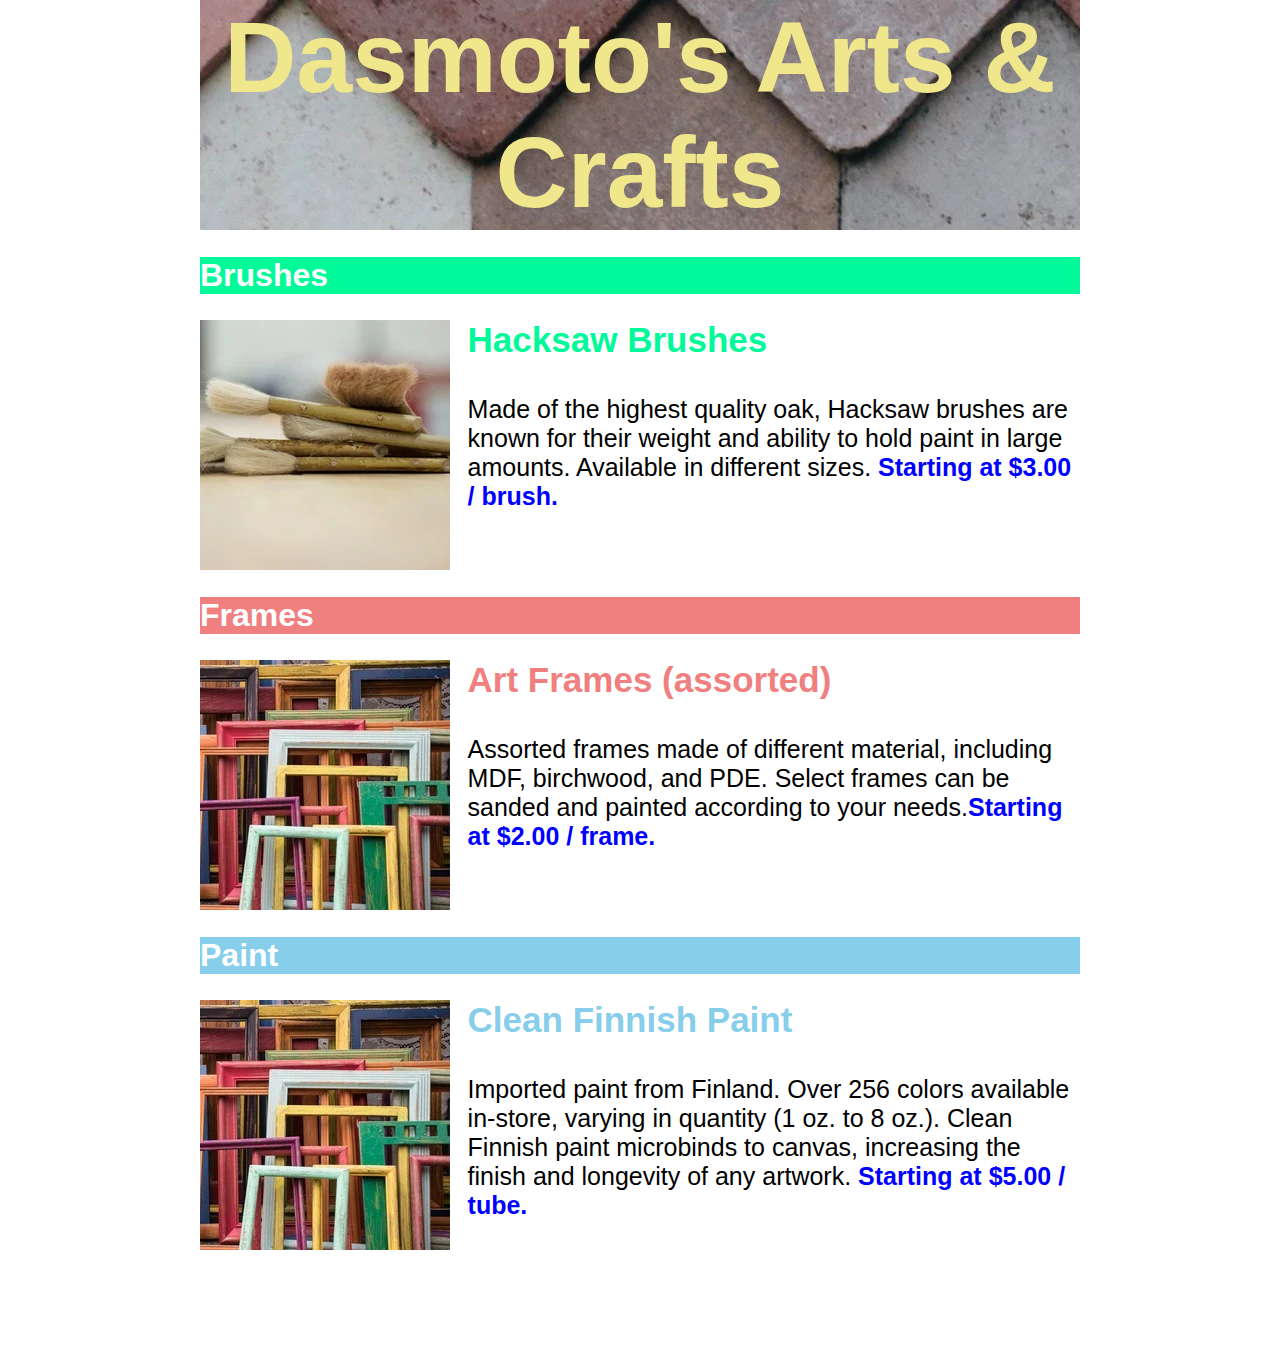
<file: dasmoto_arts_and_crafts/dasmoto.html>
<!DOCTYPE html>
<html>

<head>
    <title>Dasmoto Arts and Crafts</title>
    <link href="./style.css" rel="stylesheet">
</head>

<body>
    <header>
        <h1>Dasmoto's Arts & Crafts</h1>
    </header>
    <main>
        <section id="brushes">
            <h2>Brushes</h2>
            <img src="./img/hacksaw.webp">
            <h3>Hacksaw Brushes</h3>
            <p>Made of the highest quality oak, Hacksaw brushes are known for their weight and ability to hold paint in large amounts. Available in different sizes. <strong>Starting at $3.00 / brush.</strong></p>
        </section>
        <section id="frames">
            <h2>Frames</h2>
            <img src="./img/frames.webp">
            <h3>Art Frames (assorted)</h3>
            <p>Assorted frames made of different material, including MDF, birchwood, and PDE. Select frames can be sanded and painted according to your needs.<strong>Starting at $2.00 / frame.</strong></p>
        </section>
        <section id="paint">
            <h2>Paint</h2>
            <img src="./img/frames.webp ">
            <h3>Clean Finnish Paint</h3>
            <p>Imported paint from Finland. Over 256 colors available in-store, varying in quantity (1 oz. to 8 oz.). Clean Finnish paint microbinds to canvas, increasing the finish and longevity of any artwork. <strong>Starting at $5.00 / tube.</strong></p>
        </section>
    </main>
    <footer></footer>
</body>

</html>
</file>
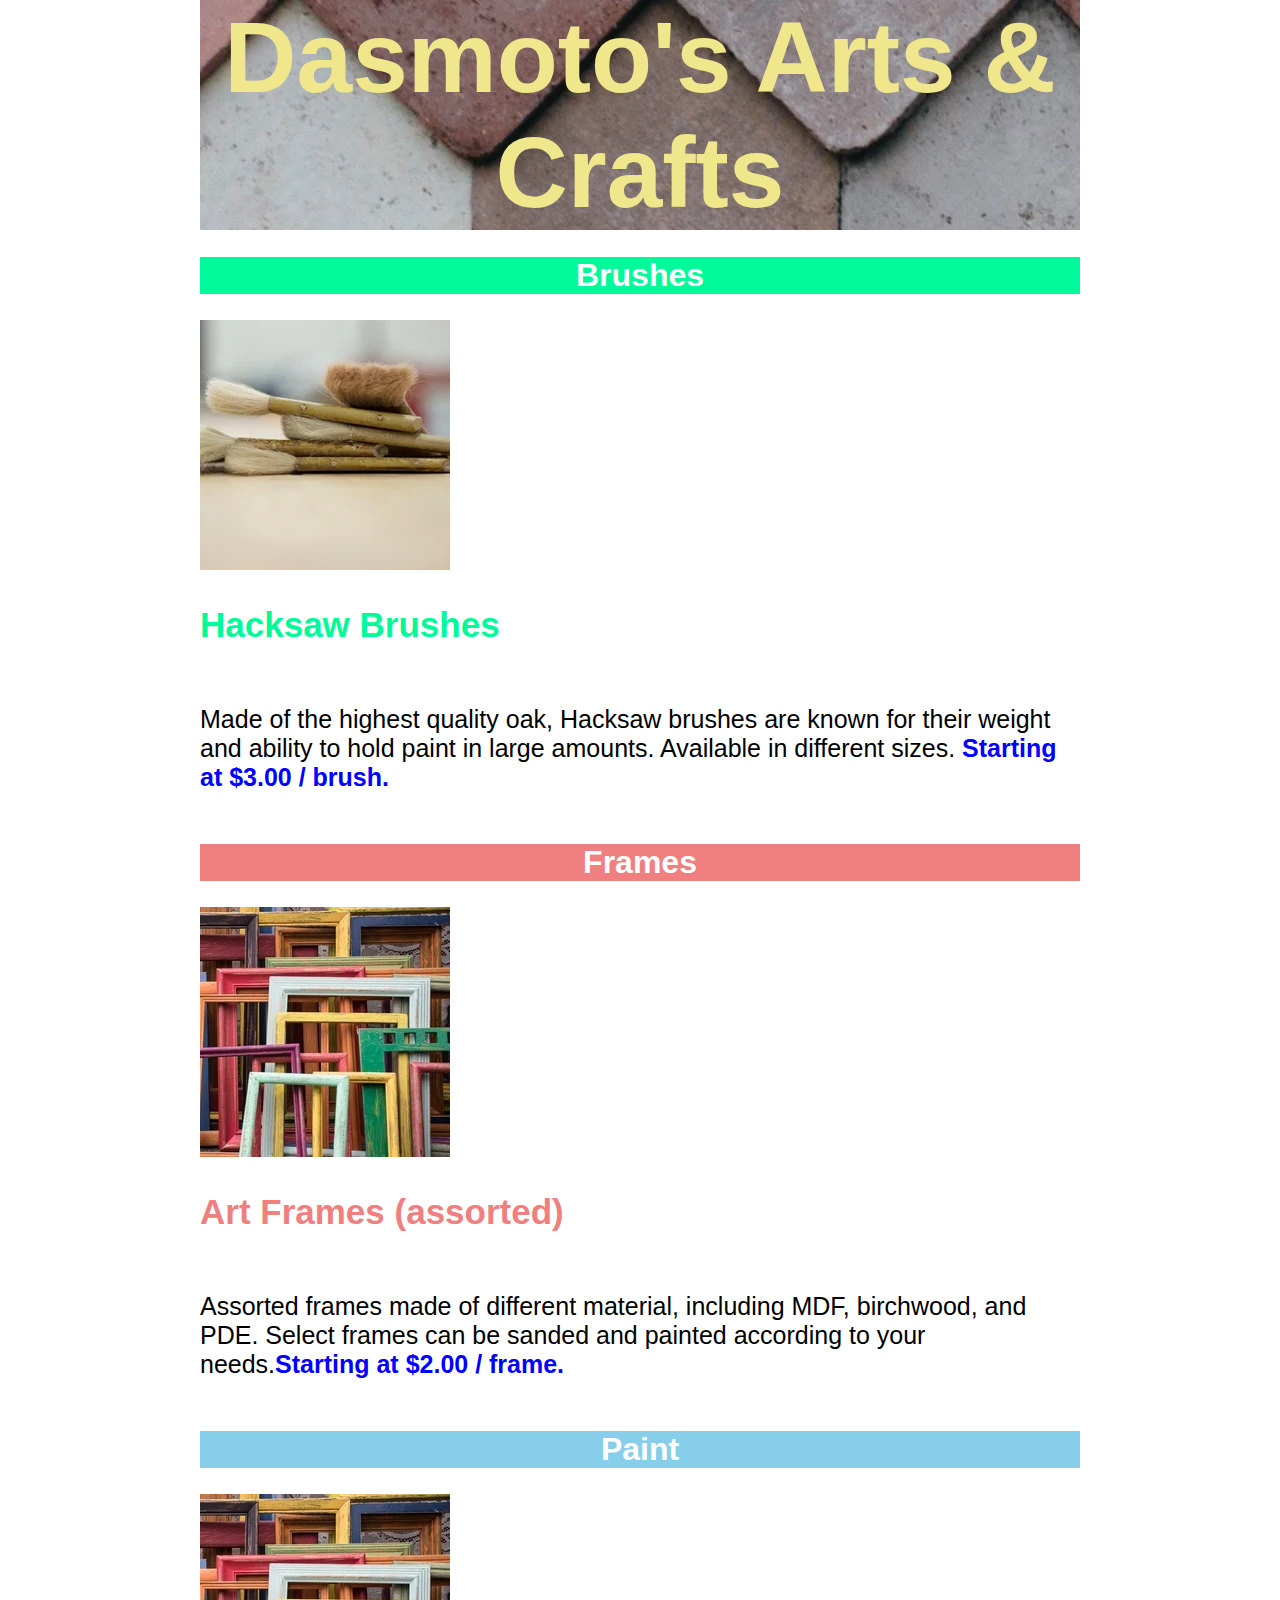
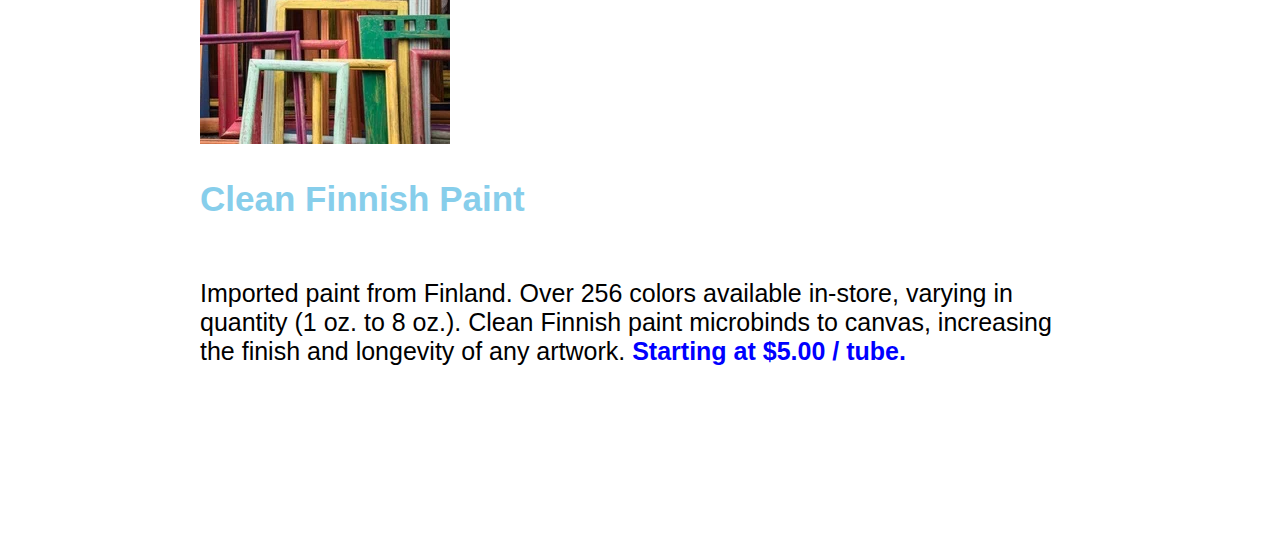
<file: flex_dasmoto_arts_and_crafts/dasmoto.html>
<!DOCTYPE html>
<html>

<head>
    <title>Dasmoto Arts and Crafts</title>
    <link href="./style.css" rel="stylesheet">
</head>

<body>
    <header>
        <h1>Dasmoto's Arts & Crafts</h1>
    </header>
    <main id="container">
        <section id="brushes">
            <h2>Brushes</h2>
            <img src="./img/hacksaw.webp">
            <h3>Hacksaw Brushes</h3>
            <p>Made of the highest quality oak, Hacksaw brushes are known for their weight and ability to hold paint in large amounts. Available in different sizes. <strong>Starting at $3.00 / brush.</strong></p>
        </section>
        <section id="frames">
            <h2>Frames</h2>
            <img src="./img/frames.webp">
            <h3>Art Frames (assorted)</h3>
            <p>Assorted frames made of different material, including MDF, birchwood, and PDE. Select frames can be sanded and painted according to your needs.<strong>Starting at $2.00 / frame.</strong></p>
        </section>
        <section id="paint">
            <h2>Paint</h2>
            <img src="./img/frames.webp ">
            <h3>Clean Finnish Paint</h3>
            <p>Imported paint from Finland. Over 256 colors available in-store, varying in quantity (1 oz. to 8 oz.). Clean Finnish paint microbinds to canvas, increasing the finish and longevity of any artwork. <strong>Starting at $5.00 / tube.</strong></p>
        </section>
    </main>
    <footer></footer>
</body>

</html>
</file>
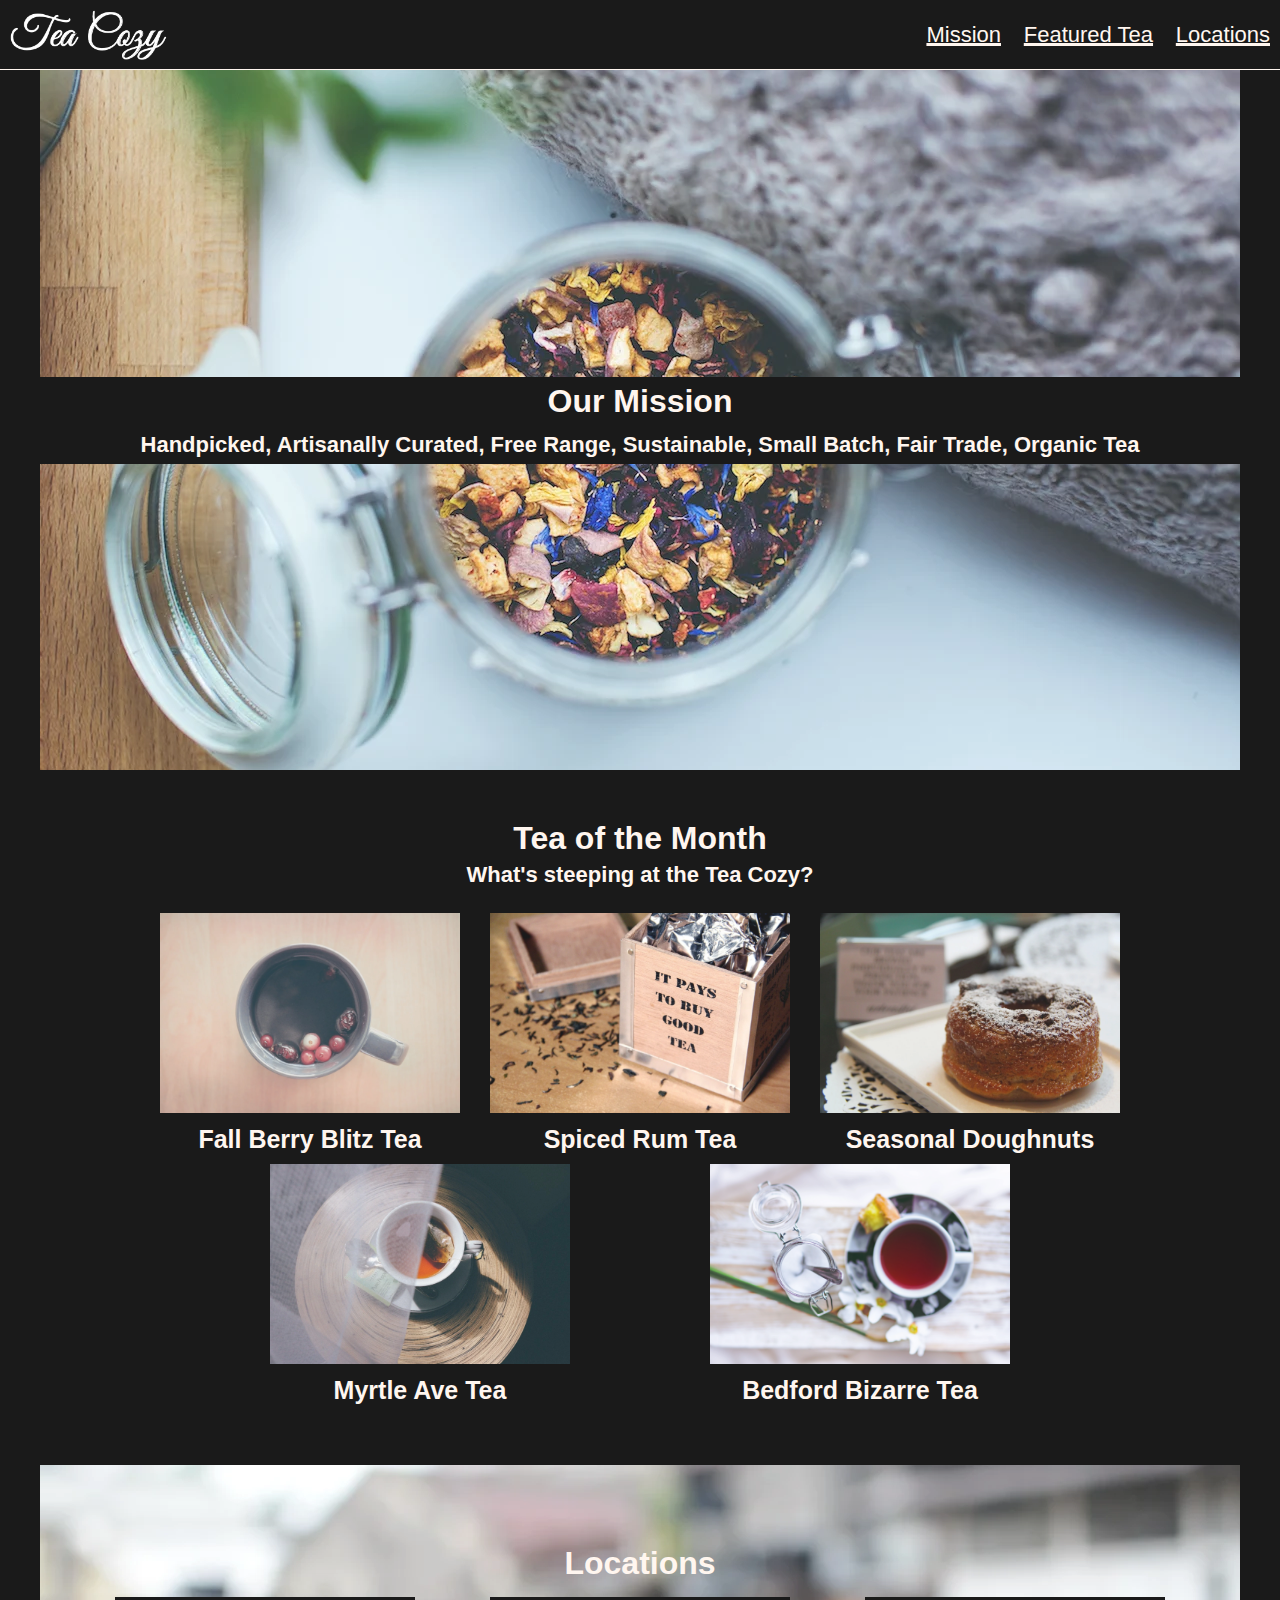
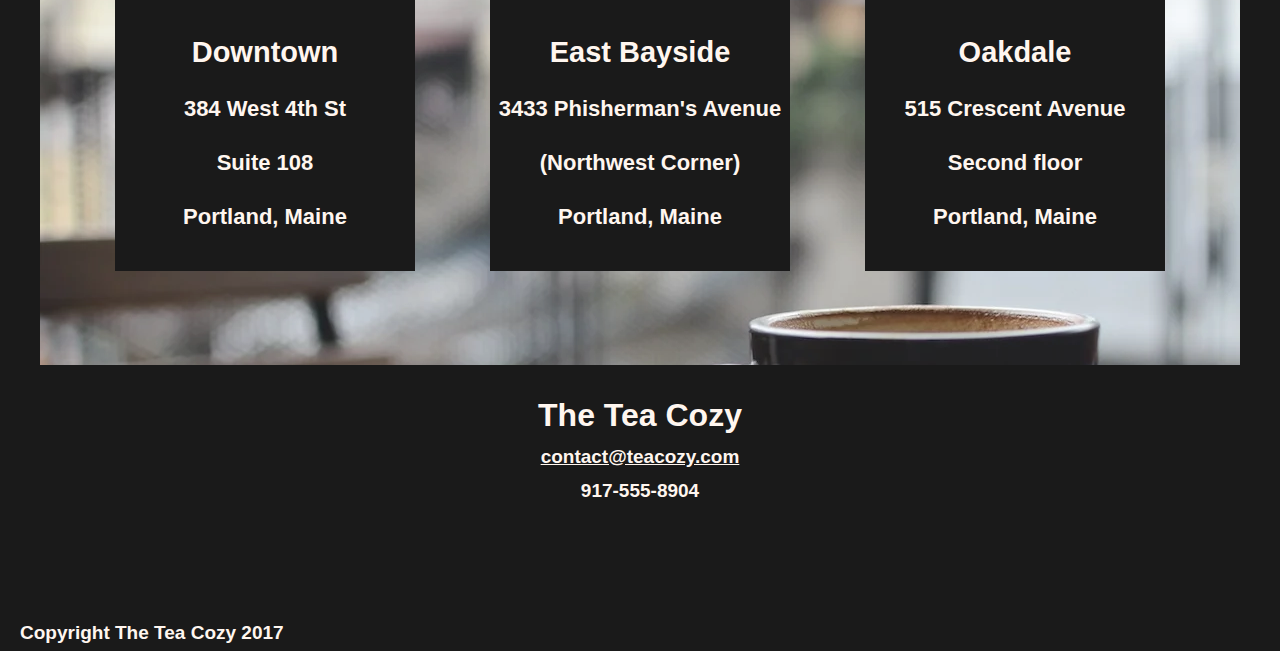
<file: flex_TeaCozy/flex_TeaCozy.html>
<!DOCTYPE html>
<html lang="en">
<head>
    <meta charset="UTF-8">
    <meta http-equiv="X-UA-Compatible" content="IE=edge">
    <meta name="viewport" content="width=device-width, initial-scale=1.0">
    <title>Flex TeaCozy</title>
    <link href="style.css" rel="stylesheet">
</head>
<body>
    <header class="header-container">
        <img id="tea-cozy-logo" src="./img/img-tea-cozy-logo.webp" alt="Tea Cozy logo">
        <nav class="navigation"> 
            <ul>
                <a href="#mission"><li>Mission</li></a>
                <a href="#tea-of-the-month"><li>Featured Tea</li></a>
                <a href="#locations"><li>Locations</li></a>
            </ul>
        </nav>
    </header>

    <section class="container-main" id="mission">
        <div class="mission">
            <h2>Our Mission</h2>
            <h4>Handpicked, Artisanally Curated, Free Range, Sustainable, Small Batch, Fair Trade, Organic Tea</h4>
        </div>

        <div class="tea-of-the-month" id="tea-of-the-month">
            <div class="tea-of-the-month-desc">
                <h2>Tea of the Month</h2>
                <h4>What's steeping at the Tea Cozy?</h4>
            </div>
            
            <figure>
                <img src="./img/img-berryblitz.webp" alt="berry blitz tea">
                <figcaption>Fall Berry Blitz Tea</figcaption>
            </figure>

            <figure>
                <img src="./img/img-spiced-rum.webp" alt="spiced rum tea">
                <figcaption>Spiced Rum Tea</figcaption>
            </figure>

            <figure>
                <img src="./img/img-donut.webp" alt="seasonal doughnuts">
                <figcaption>Seasonal Doughnuts</figcaption>
            </figure>

            <figure>
                <img src="./img/img-myrtle-ave.webp" alt="myrtle ave tea">
                <figcaption>Myrtle Ave Tea</figcaption>
            </figure>

            <figure>
                <img src="./img/img-bedford-bizarre.webp" alt="bedford bizarre tea">
                <figcaption>Bedford Bizarre Tea</figcaption>
            </figure>
        </div>

        <div class="locations" id="locations">
            <h2>Locations</h2>
            <div class="location">
                <h3>Downtown</h3>
                <h4>384 West 4th St</h4>
                <h4>Suite 108</h4>
                <h4>Portland, Maine</h4>
            </div>

            <div class="location">
                <h3>East Bayside</h3>
                <h4>3433 Phisherman's Avenue</h4>
                <h4>(Northwest Corner)</h4>
                <h4>Portland, Maine</h4>
            </div>

            <div class="location">
                <h3>Oakdale</h3>
                <h4>515 Crescent Avenue</h4>
                <h4>Second floor</h4>
                <h4>Portland, Maine</h4>
            </div>

        </div>

    </section>
    
    <footer>
        <h2>The Tea Cozy</h2>
        <a href="mailto:contact@teacozy.com"><h5>contact@teacozy.com</h5></a>
        <h5>917-555-8904</h5>
    </footer>
    <section class="copyright">
        <h5>Copyright The Tea Cozy 2017</h5>
    </section> 


</body>
</html>
</file>
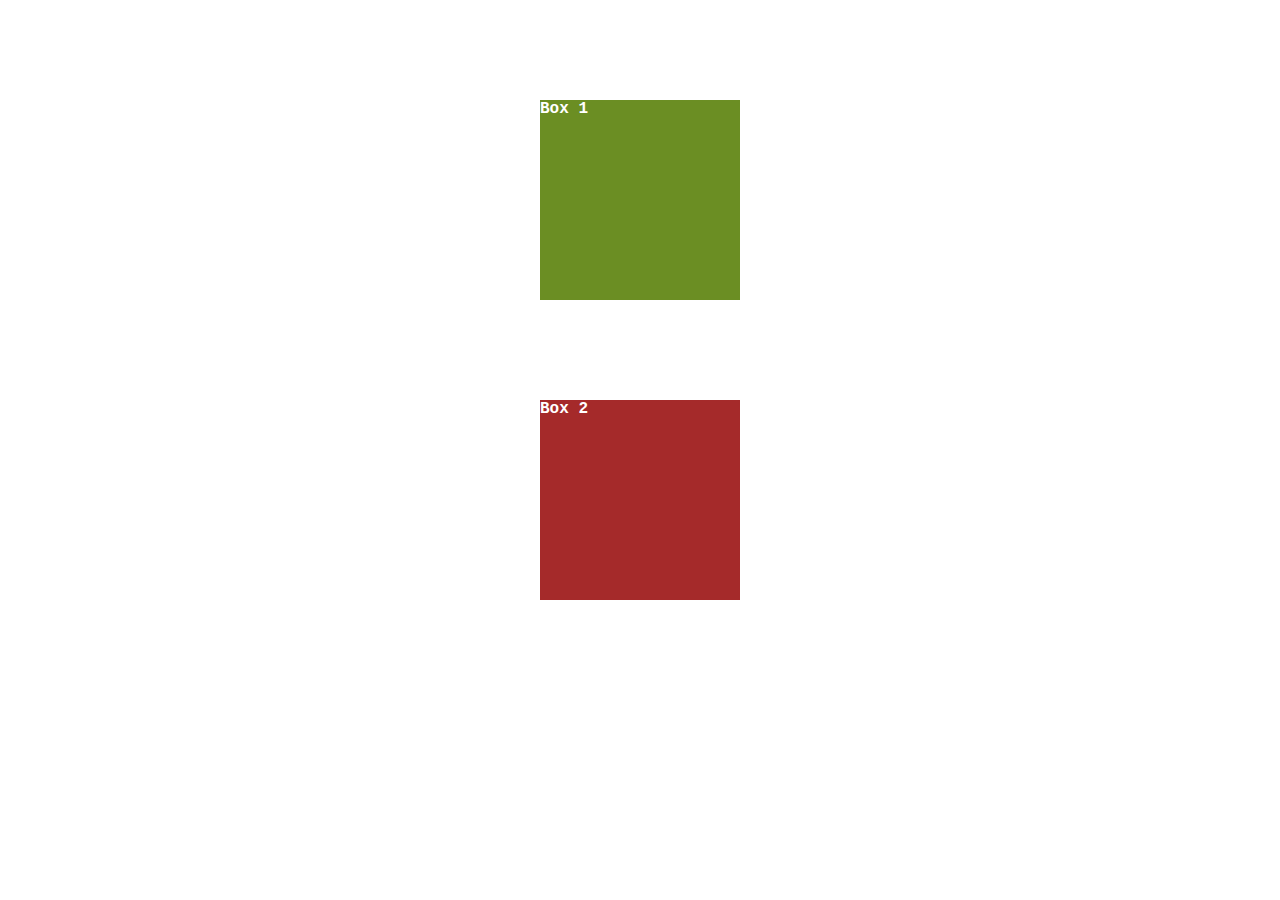
<file: margins-test/margin-test.html>
<!DOCTYPE html>
<html>

<head>
    <style>
        #one {
            height: 200px;
            width: 200px;
            margin: 100px auto;
            background-color: olivedrab;
            color: white;
            font-family: 'Courier New', Courier, monospace;
            font-weight: bold;
        }
        
        #two {
            height: 200px;
            width: 200px;
            margin: 40px auto;
            background-color: brown;
            color: white;
            font-family: 'Courier New', Courier, monospace;
            font-weight: bold;
        }
    </style>
</head>

<body>
    <div id="one">Box 1</div>
    <div id="two">Box 2</div>
</body>

</html>
</file>
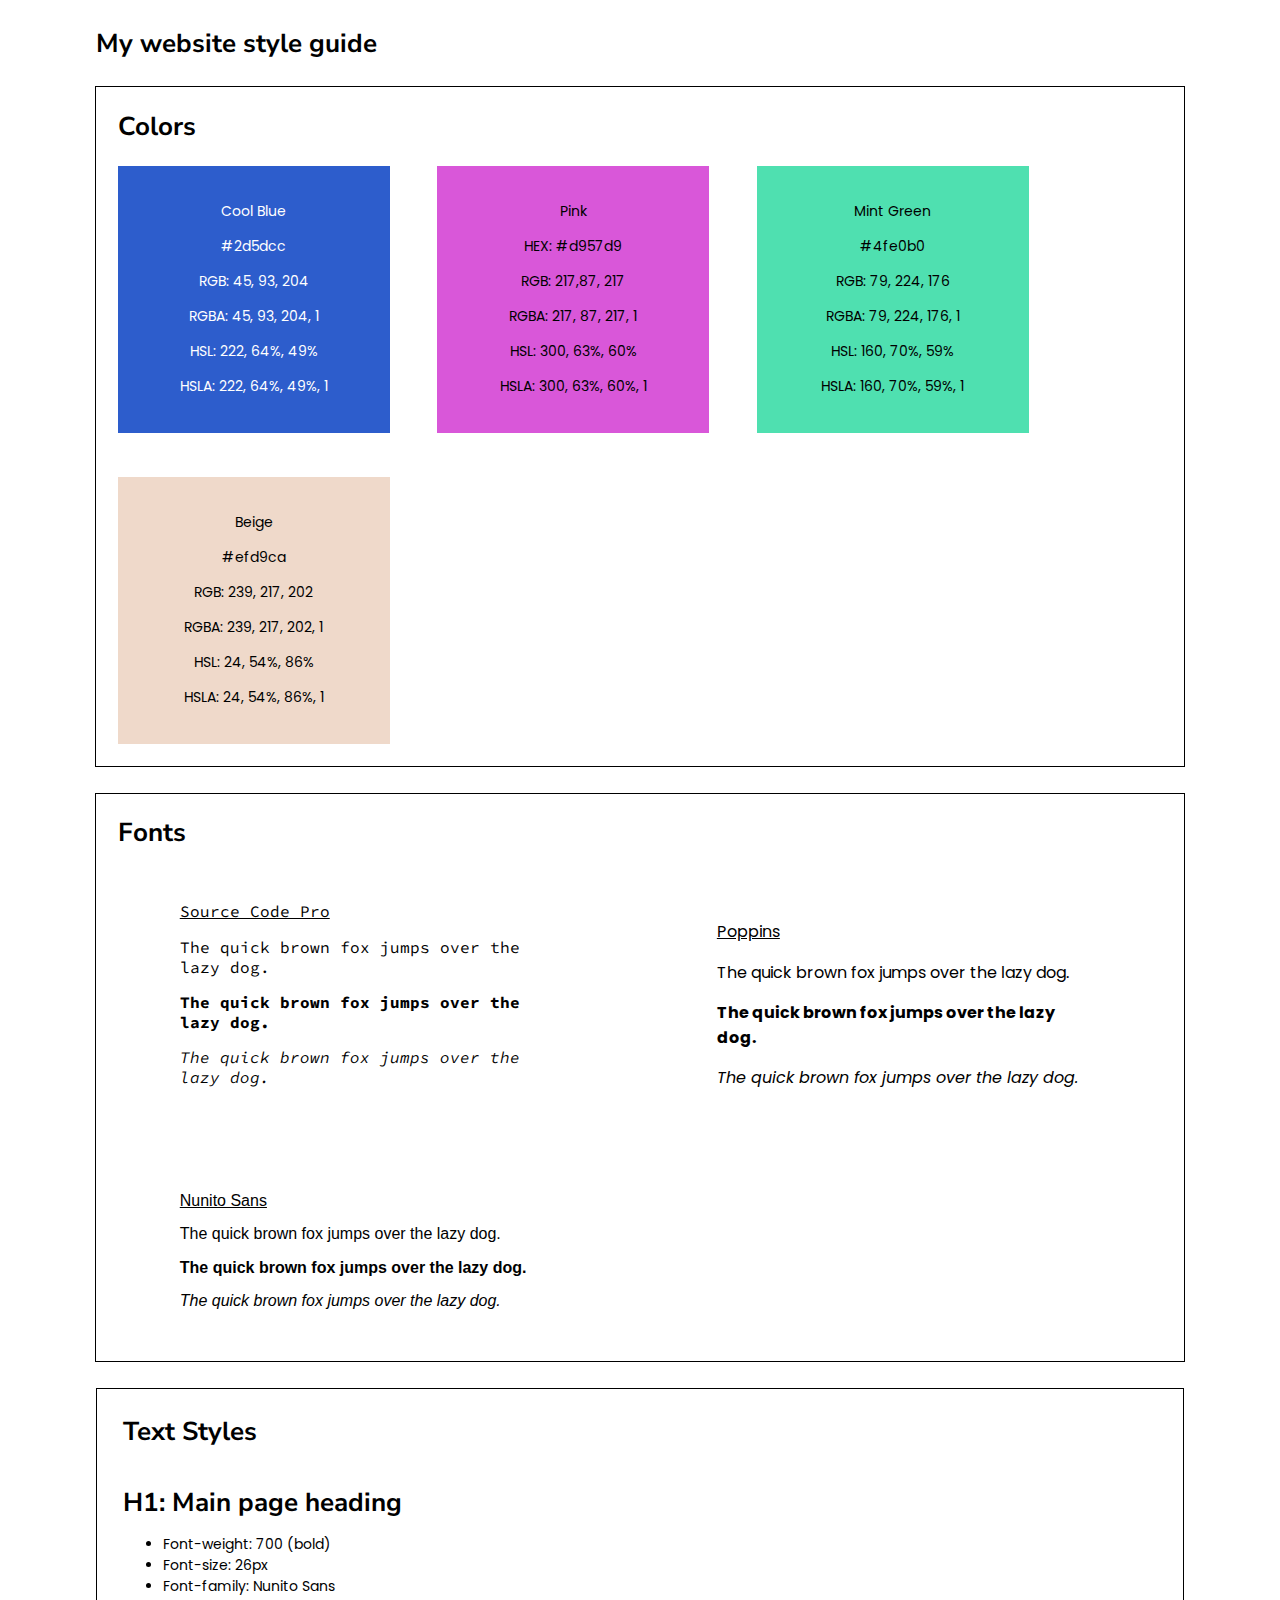
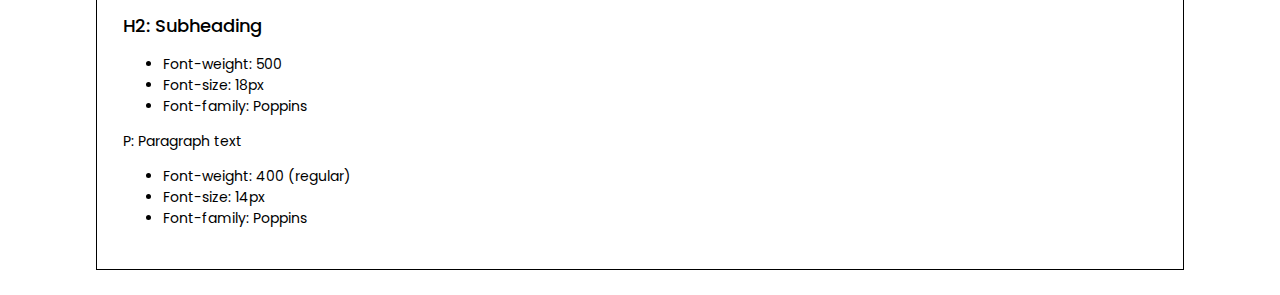
<file: web_design_system/web_design_system.html>
<!DOCTYPE html>
<html>

<head>
    <title>Website Style guide</title>
    <link href="./styles.css" type="text/css" rel="stylesheet">
    <link href="https://fonts.googleapis.com/css2?family=Nunito+Sans:ital,wght@0,400;0,700;1,400;1,700&family=Poppins:ital,wght@0,400;0,500;1,400;1,500&display=swap" rel="stylesheet">
    <link href="https://fonts.googleapis.com/css2?family=Source+Code+Pro&display=swap" rel="stylesheet">
</head>

<body>
    <h1>My website style guide</h1>

    <div class="container">
        <div class="color-container">
            <h1>Colors</h1>
            <div class="color-panel" id="color-blue">
                <p class="color-name">Cool Blue</p>
                <p class="color-hex">#2d5dcc</p>
                <p class="color-rgb">RGB: 45, 93, 204</p>
                <p class="color-rgba">RGBA: 45, 93, 204, 1</p>
                <p class="color-hsl">HSL: 222, 64%, 49%</p>
                <p class="color-hsla">HSLA: 222, 64%, 49%, 1</p>
            </div>

            <div class="color-panel" id="color-pink">
                <p class="color-name">Pink</p>
                <p class="color-hex">HEX: #d957d9</p>
                <p class="color-rgb">RGB: 217,87, 217</p>
                <p class="color-rgba">RGBA: 217, 87, 217, 1</p>
                <p class="color-hsl">HSL: 300, 63%, 60%</p>
                <p class="color-hsla">HSLA: 300, 63%, 60%, 1</p>
            </div>

            <div class="color-panel" id="color-green">
                <p class="color-name">Mint Green</p>
                <p class="color-hex">#4fe0b0</p>
                <p class="color-rgb">RGB: 79, 224, 176</p>
                <p class="color-rgba">RGBA: 79, 224, 176, 1</p>
                <p class="color-hsl">HSL: 160, 70%, 59%</p>
                <p class="color-hsla">HSLA: 160, 70%, 59%, 1</p>
            </div>

            <div class="color-panel" id="color-beige">
                <p class="color-name">Beige</p>
                <p class="color-hex">#efd9ca</p>
                <p class="color-rgb">RGB: 239, 217, 202</p>
                <p class="color-rgba">RGBA: 239, 217, 202, 1</p>
                <p class="color-hsl">HSL: 24, 54%, 86%</p>
                <p class="color-hsla">HSLA: 24, 54%, 86%, 1</p>
            </div>
        </div>

        <div class="font-container">
            <h1>Fonts</h1>
            <div class="font-panel" id="font-source">
                <div class="font-name">Source Code Pro</div>
                <div class="font-normal">The quick brown fox jumps over the lazy dog.</div>
                <div class="font-bold">The quick brown fox jumps over the lazy dog.</div>
                <div class="font-italic">The quick brown fox jumps over the lazy dog.</div>
            </div>

            <div class="font-panel" id="font-poppins">
                <div class="font-name">Poppins</div>
                <div class="font-normal">The quick brown fox jumps over the lazy dog.</div>
                <div class="font-bold">The quick brown fox jumps over the lazy dog.</div>
                <div class="font-italic">The quick brown fox jumps over the lazy dog.</div>
            </div>

            <div class="font-panel" id="font-nunito">
                <div class="font-name">Nunito Sans</div>
                <div class="font-normal">The quick brown fox jumps over the lazy dog.</div>
                <div class="font-bold">The quick brown fox jumps over the lazy dog.</div>
                <div class="font-italic">The quick brown fox jumps over the lazy dog.</div>
            </div>
        </div>

        <div class="textstyle-container">
            <h1>Text Styles</h1>
            <br>
            <br>
            <h1>H1: Main page heading</h1>
            <ul>
                <li>Font-weight: 700 (bold)</li>
                <li>Font-size: 26px</li>
                <li>Font-family: Nunito Sans</li>
            </ul>
            <h2>H2: Subheading</h2>
            <ul>
                <li>Font-weight: 500</li>
                <li>Font-size: 18px</li>
                <li>Font-family: Poppins</li>
            </ul>
            <p>P: Paragraph text</p>
            <ul>
                <li>Font-weight: 400 (regular)</li>
                <li>Font-size: 14px</li>
                <li>Font-family: Poppins</li>
            </ul>
        </div>
    </div>
</body>

</html>
</file>
<file: Fotomatic/resources/css/style.css>
/* Universal Styles */

html {
  font-family: "Roboto", sans-serif;
  font-size: 16px;
}

.main-content {
  width: 1440px;
  display: flex;
  flex-flow: column;
  position: relative;
  top: 5.3125rem; /* To offset for fixed header. */
  margin: 0 auto;
}

.center {
  text-align: center;
  height: 635px;
}

.button {
  border-radius: 4px;
  background-color: #4a4a4a;
  color: white;
}

.image-container {
    overflow: hidden;
}

.image-container img {
   display: block;
}

@media only screen and (max-width: 760px) {
  .main-content {
    top: 2.5625rem;
  }
}

/* Header */

header {
  position: fixed;
  width: 100%;
  border-bottom: solid 1px #c6c1c1;
  background-color: white;
  z-index: 2;
}

header .content {
  display: flex;
  align-items: center;
  padding: 1.875rem;
}

header .logo {
  flex: 1;
}

header nav ul {
  display: flex;
}

nav li {
  padding-left: 3.5rem;
}

nav a {
  vertical-align: bottom;
  line-height: 1.6;
  font-size: 1rem;
  color: #4a4a4a;
}

header .icon {
  width: 1rem;
  padding-left: .75rem;
}

header .mobile {
  display: none;
}

@media only screen and (max-width: 760px) {
  header .desktop {
    display: none;
  }

  header .mobile {
    display: block;
    width: 100%;
  }

  header .content {
    padding: .5rem 0;
  }

  header .mobile ul {
    display: flex;
    justify-content: space-around;
    align-items: center;
    width: 100%;
  }

  header .mobile li {
    padding: 0;
  }

  header .mobile .button {
    padding: .1875rem .5rem;
    background-color: #9dc20b;
    line-height: 1.6;
    color: white;
  }
}

/* Sign Up Section */

#sign-up-section {
  display: flex;
  justify-content: flex-start;
  align-items: center;
  height: 43.5rem;
  background: url("../images/banner-landingpage.jpg") no-repeat;
}

#sign-up-cta {
  padding: 0 5rem 2.5rem 5rem;
  border: solid 1px #979797;
  border-radius: 4px;
  background-color: #9dc20b;
}

#sign-up-cta .content {
  width: 25.625rem;
  margin-top: 2rem;
  font-family: "Roboto", sans-serif;
  font-size: 1.25rem;
  line-height: 1.4;
  color: white;
}

#sign-up-cta h1 {
  font-size: 3.125rem;
}

#sign-up-cta h2 {
  font-size: 2.25rem;
}

#sign-up-cta span strong {
  font-weight: bold;
}

#sign-up-cta .cursive {
  font-family: "Damion", cursive;
}

#sign-up-cta .striking {
  font-family: "Rubik", sans-serif;
  padding-bottom: .75rem;
}

#sign-up-cta .button {
  margin-top: 1.625rem;
  padding: 1.25rem 7.25rem;
}

@media only screen and (max-width: 760px) {
  #sign-up-section {
    align-items: center;
    justify-content: center;
    height: 28rem;
  }

  #sign-up-cta {
    position: static;
    width: auto;
    height: auto;
    background-color: transparent;
    border: none;
  }

  #sign-up-cta .content {
    margin-top: 0;
  }

  #sign-up-cta .email {
    display: none;
  }

  #sign-up-cta h1 {
    font-size: 3.125rem;
  }

  #sign-up-cta h2 {
    font-size: 2.25rem;
  }
}

@media only screen and (max-width: 450px) {
  #sign-up-section {
    height: 20rem;
  }

  #sign-up-cta h1 {
    font-size: 2.25rem;
  }

  #sign-up-cta h2 {
    font-size: 2rem;
  }
}

/* Features Section */

#features-section {
  display: flex;
  justify-content: center;
  padding: 4rem 5%;
  background-color: #f3f3f3;
}
#features-section .center .image-container img{
  width: 90%;
  object-fit: scale-down;
}
.feature {
  padding: 2rem;
  margin: 0px 1.25rem;
  background-color: white;
}

.feature .image-container {
  width: 90%;
  height: 65%;
  margin: 0 auto;
}

.feature h2 {
  padding-bottom: .5rem;
  font-size: 2.25rem;
  font-weight: bold;
  color: #4a4a4a;
}

.feature h3 {
  font-size: 1rem;
  line-height: 1.2;
  font-weight: 300;
  color: #4a4a4a;
}

@media only screen and (max-width: 890px) {
  .feature h2 {
    font-size: 1.125rem;
    line-height: 1.3;
    font-weight: normal;
  }

  .feature h3 {
    font-size: .875rem;
    line-height: 1.4;
  }
}

@media only screen and (max-width: 760px) {
  #features-section {
    flex-flow: column;
    padding: 0;
  }

  .feature {
    margin: 0;
    padding: 1.25rem 1rem 0 1rem;
  }
}

/* Filters Section */

#filters-section {
  display: flex;
  padding: 4rem 0;
  background-color: #4a4a4a;
}

#filters-section .content {
  padding: 0 .625rem;
  margin-bottom: 5rem;
}

#filters-section .content h2 {
  font-size: 2.25rem;
  font-weight: bold;
  color: white;
}

#filters-section .content h3 {
  font-size: 1rem;
  line-height: 1.4;
  font-weight: 300;
  color: white;
}

#filters-section .images-container {
  display: flex;
  justify-content: center;
  max-width: 100%;
  padding: 0 1%;
}

@media only screen and (max-width: 760px) {
  #filters-section {
    padding: 1.5rem 0 0 0;
  }

  #filters-section .content {
    margin-bottom: 1rem;
  }

  #filters-section .content h2 {
    padding-bottom: .625rem;
    font-size: 1.125rem;
    line-height: 1.3;
    font-weight: normal;
  }

  #filters-section .content h3 {
    font-size: .875rem;
    line-height: 1.4;
  }

  #filters-section .images-container {
    width: 90%;
    object-fit: scale-down;
    padding: 0;
  }

  #filters-section .extra {
    display: none;
  }
}

/* Quotes Section */

#quotes-section {
  background-color: #f3f3f3;
}

#quotes-section content {
  padding: 5rem 0;
}

#quotes-section quote {
  padding-right: 1.875rem;
  font-family: "Palatino", serif;
  font-size: 1.875rem;
  line-height: 1.1;
  font-style: italic;
  color: #4a4a4a;
}

#quotes-section quote-citation {
  height: 1.875rem;
}

@media only screen and (max-width: 760px) {
  #quotes-section content {
    padding: 1.875rem .625rem;
  }

  #quotes-section quote {
    font-size: 1.5rem;
    line-height: 1.4;
  }

  #quotes-section quote-citation {
    display: block;
    padding-top: 1rem;
    margin: auto;
  }
}

/* Footer */

footer {
  background-color: #9b9b9b;
  padding: 1.5rem 2rem;
}

footer .content {
  color: white;
  display: flex;
  font-size: .75rem;
}

footer .copyright {
  flex-grow: 1;
}

@media only screen and (min-width: 760px) {
  footer .content {
    font-size: .625rem;
  }
}
</file>
<file: grid/style.css>
#container {
    border: 2px blue solid;
    min-height: 600px;
    width: auto;
    display: grid;
    grid-template-columns: 1fr 1fr;
    grid-template-rows: 1fr 9fr 1fr;
    /*grid-gap: 10px 15px;*/
}

.nav {
    /* grid-column-start: 1;
    grid-column-end: 3;
    grid-row-start: 1;
    grid-row-end: 1; */
    grid-area: 1 / 3 / 1 / 1;
}

.footer {
    grid-area: 3 / 3 / 3 / 1;
}

.box {
    background-color: beige;
    color: black;
    border-radius: 5px;
    border: 2px dodgerblue solid;
}
</file>
<file: number_guesser_game/style.css>
* {
  font-family: 'Nunito Sans';
  box-sizing: border-box;
}

body {
  margin: 0 auto;
  padding: 3px;
  background-color: #fff;
}

.game-container {
  max-width: 640px;
  margin: 0 auto;
  text-align: center;
}

header {
  display: flex;
  justify-content: center
}

.rounds {
  display: flex;
  flex-direction: column;
  align-items: center;
  margin-bottom: 30px;
}

.round-label {
  font-size: 30px;
  font-weight: 700;
  margin-bottom: 0px;
}

.guess {
  min-width: 303px;
  height: 328px;
  display: flex;
  flex-direction: column;
  align-items: center;
  padding: 19px;
}

.guessing-area {
  display: flex;
  justify-content: space-around;
  align-items: flex-start;
  margin-bottom: 60px;
}

.guess-title {
  display: flex;
  flex-direction: column;
  align-items: center;
  justify-content: flex-start;
  margin-bottom: 20px;
}

.guess-label {
  font-size: 18px;
  font-weight: 700;
  margin: 0;
}

.score-label {
  font-size: 14px;
  font-weight: 700;
  margin: 0;
}

.target-guess {
  display: flex;
  flex-direction: column;
  align-items: center;
  justify-content: flex-start;
}

.computer-guess {
  background-color: #ececec;
}

#computer-guess {
  font-size: 50px;
  font-weight: 700;
  color: #a5a5a5;
}

.human-guess {
  border: 1px solid #979797;
}

.guess input {
  height: 90px;
  width: 90px;
  font-size: 30px;
  text-align: center;
  margin: 0 auto;
  margin-bottom: 7px;
}

.number-controls {
  font-size: 0;
  margin-bottom: 23px;
}

.number-control {
  border: solid 1px #4c7ef3;
  display: inline-block;
  width: 45px;
  height: 35px;
  font-size: 24px;
  font-weight: 700;
  color: #4c7ef3;
  cursor: pointer;
}

.number-controls button[disabled] {
  color: #dfdfdf;
  cursor: default;
}

.left {
  border-top-left-radius: 22.5px;
  border-bottom-left-radius: 22.5px;
}

.right {
  border-top-right-radius: 22.5px;
  border-bottom-right-radius: 22.5px;
  border-left-width: 0px;
}

.controls {
  display: flex;
  justify-content: space-around;
}

.button {
  background-color: #4c7ef3;
  color: #fff;
  cursor: pointer;
}

#guess {
  padding: 20px;
  width: 169px;
  height: 59px;
  border: none;
  font-weight: 700;
  font-size: 14px;
}

input[type=number]::-webkit-inner-spin-button {
  -webkit-appearance: none;
}

#next-round {
  width: 179px;
  height: 64px;
  font-size: 18px;
  font-weight: bold;
  margin-left: auto;
  margin-right: auto;
  margin-bottom: 60px;
}
  
.button[disabled] {
  background-color: #d2d2d2;
  color: #a0a0a0;
  cursor: default;
}

.instructions {
  background-color: #ececec;
  width: 100%;
  display: flex;
  justify-content: space-around;
}

.instruction {
  width: 180px;
  padding: 2px;
  text-align: center;
}

.instructions h3 {
  font-size: 14px;
}


.winning-text, .winning-text[disabled] {
  color: #ec3636;
  font-weight: 700;
}
</file>
<file: TeaCozy/styles.css>
html {
    margin: 0;
    padding: 0;
    font-size: 10px;
}

body {
    width: 100%;
    background-color: black;
    font-family: Helvetica, Arial, sans-serif;
    font-size: 2.2rem;
    color: seashell;
    opacity: 0.9;
    padding: 0;
}

header {
    display: inline-block;
    width: 100%;
    height: 69px;
    /* position: fixed;
top: 0;*/
    background-color: black;
    border-bottom: 1px solid seashell;
    vertical-align: bottom;
}

header img {
    float: left;
    height: 50px;
    width: auto;
}

#logo {
    padding: 9.5px 0 9.5px 9px;
}

header h1 {
    float: right;
    text-decoration: underline;
    padding: 0 0.5% 0 0.5%;
    margin: 0;
    font-weight: normal;
    font-size: 2.2rem;
}

header a {
    color: seashell;
}

nav {
    margin-right: 10px;
}

#mission-background {
    display: flex;
    width: 1200px;
    flex-flow: row;
    justify-content: center;
    align-items: center;
    margin: 0 auto;
}

#mission-background img {
    width: 1200px;
    height: 700px;
}

#mission-background-text {
    position: absolute;
    align-items: center;
    text-align: center;
    justify-content: center;
    background-color: black;
    width: 1200px;
}

#tea-of-the-month {
    display: flex;
    width: 1000px;
    flex-direction: row;
    flex-wrap: wrap;
    justify-content: space-between;
    margin: 0 auto;
}

#tea-of-the-month-title {
    display: flex;
    width: 1000px;
    flex-flow: column;
    text-align: center;
}

#tea-of-the-month-title h1 {
    margin: 30px 0 20px 0;
}

#tea-of-the-month-title h4 {
    margin: 0;
}

#tea-of-the-month-slideshow {
    display: flex;
    flex-direction: row;
    flex-wrap: wrap;
    justify-content: center;
    align-items: flex-start;
}

.slide img {
    width: 300px;
    height: 200px;
    margin: 10px;
}

.slide h5 {
    margin: 5px;
    text-align: center;
}

#locations {
    height: 500px;
    display: flex;
    flex-flow: row;
    justify-content: center;
    align-items: center;
    margin: 50px auto;
}

#locations img {
    height: 500px;
    width: 905px;
}

#all-loc {
    position: absolute;
    display: flex;
    flex-wrap: wrap;
}

.location h3 {
    margin: 0;
}

.location p {
    margin: 0;
    line-height: 40pt;
}

.location {
    display: flex;
    flex-flow: column;
    text-align: center;
    justify-content: center;
    align-items: center;
    width: 200px;
    padding: 0 30px;
    margin: 0 20px;
    background-color: black;
}

footer {
    width: 100%;
    max-width: 1200px;
    margin: 0 auto;
}

.footer-middle {
    text-align: center;
}

.footer-left {
    text-align: left;
    padding-left: 20px;
}
</file>
<file: CheatSheet/styles.css>
html{
    font-size: 10px;
}
body{
    background-color: black;
    color: bisque;
    display: flex;
    align-items: baseline;
}
@font-face {
    /*Merriweather Sans font & Cutive Mono*/
    @import url("https://fonts.googleapis.com/css2?family=Cutive+Mono&family=Merriweather+Sans:wght@300&display=swap");
}

caption {
    font-size: 3.5rem;
    font-weight: bold;
    padding-bottom: 2%;
}

.sidenav{
    align-self: flex-start;
    position: sticky;
    top: 0;
    display: inline-block;
    width: 150rem;
    border: #9ea3a0 0.5px solid;
    background-color: #333330;
    overflow: auto;
    max-height: 100vh;
    
}
.sidenav h3{
    margin: 0.1rem;
    font-size: 2.5rem;
    text-align: center;
}
.sidenav li{
    font-size: 1.5rem;
    list-style: none;
    margin-left: 5%;
}
.sidenav ul{
    font-size: 2rem;
    margin: 0%;
    padding-left: 2%;
    overflow-y:visible;
}
.sidenav a{
    color: bisque;
    text-decoration: none;
}
.sidenav a:hover{
    text-decoration: underline;
    
}
.sidenav li{
    display: none;
}
.sidenav ul:hover li{
    display: block;
}


th {
    border: #9ea3a0 0.5px solid;
    background-color: #33661e;
    color: beige;
    font-size: 2.5rem;
}

td {
    border: #9ea3a0 0.5px solid;
    background-color: #333330;
    padding: 0.5%;
    font-size: 2rem;
}
img {
    width: 800px;
    display: block;
}

.description {
    font-family: 'Merriweather Sans', 'Arial', sans-serif;
}

.code {
    font-family: "Cutive Mono", Courier, monospace;
}

a[href="#to-top"] {
   display: block;
   float: right;
   background-color: #33661e;
   padding: 0.5%;
   text-decoration: none;
   color: white;
}
a[href="#to-top"]:hover{
    background-color: #1d4e09;
}
a[href="#to-top"]:active{
    background-color: black;
}
</file>
<file: dasmoto_arts_and_crafts/style.css>
body {
    margin: 0px 200px;
    margin-bottom: 50px;
}

header {
    background-image: url("./img/pattern.webp");
    font-family: Helvetica;
    font-size: 50px;
    font-weight: bold;
    color: khaki;
    text-align: center;
    margin: 0px 0px 0px 0px;
}

h1 {
    margin: 0px 0px 0px 0px;
}

h2 {
    font-family: Helvetica;
    font-size: 32px;
    font-weight: bold;
    color: white;
    display: block;
    width: 100%;
    float: left;
}

h3 {}

#brushes h2 {
    background-color: mediumspringgreen;
}

#frames h2 {
    background-color: lightcoral;
}

#paint h2 {
    background-color: skyblue;
}

h3 {
    font-size: 35px;
    font-family: Verdana, Geneva, Tahoma, sans-serif
}

#brushes h3 {
    color: mediumspringgreen;
}

#frames h3 {
    color: lightcoral;
}

#paint h3 {
    color: skyblue;
}

strong {
    font-family: Helvetica;
    font-weight: bold;
    color: blue;
}

img {
    display: block;
    float: left;
    padding-right: 2%;
}

section {
    display: block;
    float: left;
}

p {
    font-size: 25px;
    font-family: 'Segoe UI', Tahoma, Geneva, Verdana, sans-serif
}

footer {
    float: left;
    height: 100px;
    width: 100%;
    background-color: white;
}
</file>
<file: flex_dasmoto_arts_and_crafts/style.css>
body {
            margin: 0px 200px;
            margin-bottom: 50px;
        }
        
        header {
            background-image: url("./img/pattern.webp");
            font-family: Helvetica;
            font-size: 50px;
            font-weight: bold;
            color: khaki;
            text-align: center;
            margin: 0px 0px 0px 0px;
        }
        
        h1 {
            margin: 0px 0px 0px 0px;
        }
        
        h2 {
            font-family: Helvetica;
            font-size: 32px;
            font-weight: bold;
            color: white;
            width: 100%;
            text-align: center;
        }
        
        #brushes h2 {
            background-color: mediumspringgreen;
        }
        
        #frames h2 {
            background-color: lightcoral;
        }
        
        #paint h2 {
            background-color: skyblue;
        }
        
        h3 {
            font-size: 35px;
            font-family: Verdana, Geneva, Tahoma, sans-serif;
        }
        
        #brushes h3 {
            color: mediumspringgreen;
        }
        
        #frames h3 {
            color: lightcoral;
        }
        
        #paint h3 {
            color: skyblue;
        }
        
        strong {
            font-family: Helvetica;
            font-weight: bold;
            color: blue;
        }
        
        p {
            font-size: 25px;
            font-family: 'Segoe UI', Tahoma, Geneva, Verdana, sans-serif
        }
        
        footer {
            height: 100px;
            width: 100%;
            background-color: white;
        }
        
        img {
            max-height: 250px;
            max-width: 250px;
        }
        
        #container {
            display: flex;
            column-gap: 10px;
            flex-flow: column;
            justify-content: flex-start;
            align-items: flex-start;
        }
        
        section {
            display: flex;
            flex-flow: column;
        }
</file>
<file: flex_TeaCozy/style.css>
*{
    padding: 0;
    margin: 0;
   /* border: 1px solid red;*/
}
html{
    font-size: 10px;
    background-color: black;
    opacity: 0.9;
    color: seashell;
    font-family: Helvetica, Arial, sans-serif;
}
a{
    color: seashell;
}
a:hover{
    text-decoration: none;
}
.header-container{
    height: 69px;
    /*position: fixed;*/
    display: flex;
    justify-content:space-between;
    align-items: center;
    border-bottom: 1px solid seashell;
    width: 100%;
    position: fixed;
    background-color: black;
    z-index: 2;
}
.header-container img{
    height: 50px;
    padding-left: 10px;
}

.navigation li{
    display: inline;
    font-size: 2.2rem;
    text-decoration: underline;
    padding: 10px;
}
.navigation li:hover{
    text-decoration: none;
    cursor: pointer;
}
 
.container-main{
    width: 1200px;
    display: flex;
    flex-direction: column;
    align-items: center;
    position: relative;
    top: 70px;
    margin: 0 auto;
}
.mission{
    height: 700px;
    width: 1200px;
    background: url(./img/img-mission-background.webp) no-repeat;
    background-size: cover;
    margin: 0 auto;
    text-align: center;
    display: flex;
    flex-direction: column;
    justify-content: center;
    
}
.mission h2,h4{
    display: block;
    background-color: black;
    padding: 0.5% 0.5%;
}
h2{
    font-size: 3.2rem;
}
h3{
    font-size: 2.9rem;
}
h4{
    font-size: 2.2rem;
}
h5{
    font-size: 1.9rem;

}
.tea-of-the-month{
    width: 1000px;
    display: flex;
    flex-direction: row;
    text-align: center;
    justify-content: space-evenly;
    flex-wrap: wrap;
}
.tea-of-the-month-desc{
    width: 100%;
    margin: 5% 0 1%;
}
.tea-of-the-month img{
    width: 300px;
    height: 200px;
    padding: 10px;
}
.tea-of-the-month figcaption{
    font-size: 2.5rem;
    font-weight: bold;
}
.locations{
    display: flex;
    justify-content: space-evenly;
    align-items: baseline;
    flex-wrap: wrap;
    height: 500px;
    width: 1200px;
    background: url(./img/img-locations-background.webp) no-repeat;
    background-size: cover;
    margin: 5% auto 0;
}
.locations h2{
    display: block;
    width: 100%;
    text-align: center;
    position: relative;
    top: 16%;
}
.location{
    background-color: black;
    height: 250px;
    width: 300px;
    padding: 1% 0;
    display: flex;
    flex-direction: column;
    flex-wrap: wrap;
    justify-content: center;
    align-items: center;
    row-gap: 10%;
}
footer{
    width: 1200px;
    height: 200px;
    background-color: black;
    text-align: center;
    margin: 2% auto;
}
footer h2, h5{
    padding: 0.5% 0;
    position: relative;
    top: 70px;
}
.copyright{
    height: 50px;
    background-color: black;
    padding-left: 20px;
}
/*@media only screen and (max-width: 600px){
    .navigation li{
        font-size: 4.2rem;
    }
    h2{
        font-size: ;
    }
    h3{
        font-size: ;
    }
    h4{
        font-size: ;
    }
    h5{
        font-size: ;
    }
    .tea-of-the-month figcaption{
        font-size: 5rem;
    }
    .tea-of-the-month{
        display: flex;
        flex-direction: column;
        text-align: center;
        justify-content: space-evenly;
        flex-wrap: wrap;
    }
    .tea-of-the-month img{
        width: 450px;
        height: 300px;
        padding: 20px;
    }

}*/
</file>
<file: web_design_system/styles.css>
html,
    body {
        margin: 0;
        padding: 0;
    }
    
    .color-container {
        width: 85%;
        border: 1px solid black;
        margin: 2% auto;
    }
    
    .color-panel {
        display: inline-block;
        width: 15%;
        margin: 2%;
        padding: 2% 5%;
        text-align: center;
    }
    
    #color-blue {
        background-color: #2d5dcc;
        color: white;
    }
    
    #color-pink {
        background-color: #d957d9;
    }
    
    #color-green {
        background-color: #4fe0b0;
    }
    
    #color-beige {
        background-color: #efd9ca;
    }
    
    .font-container {
        width: 85%;
        border: 1px solid black;
        margin: 2% auto;
    }
    
    .font-panel {
        display: inline-block;
        width: 35%;
        margin: 2%;
        padding: 2% 5%;
    }
    
    .font-name {
        text-decoration: underline;
        padding: 2%;
    }
    
    .font-normal {
        padding: 2%;
    }
    
    .font-bold {
        font-weight: bold;
        padding: 2%;
    }
    
    .font-italic {
        font-style: italic;
        padding: 2%;
    }
    
    .textstyle-container {
        box-sizing: border-box;
        padding: 2%;
        width: 85%;
        border: 1px solid black;
        margin: 2% auto;
    }
    
    .textstyle-container h1 {
        margin: 0;
    }
    
    #font-source {
        font-family: 'Source Code Pro', sans-serif;
    }
    
    #font-nunito {
        font-family: 'Nunito', sans-serif;
    }
    
    #font-poppins {
        font-family: 'Poppins', sans-serif;
    }
    
    body h1 {
        font-family: 'Nunito Sans', sans-serif;
        font-weight: 700;
        font-size: 26px;
        margin: 2% 0 0 7.5%;
    }
    
    h2 {
        font-family: 'Poppins', sans-serif;
        font-weight: 500;
        font-size: 18px;
    }
    
    p,
    ul,
    li {
        font-family: 'Poppins', sans-serif;
        font-weight: 400;
        font-size: 14px;
    }
    
    .color-container h1 {
        margin: 2% 0 0 2%;
    }
    
    .font-container h1 {
        margin: 2% 0 0 2%;
    }
</file>
